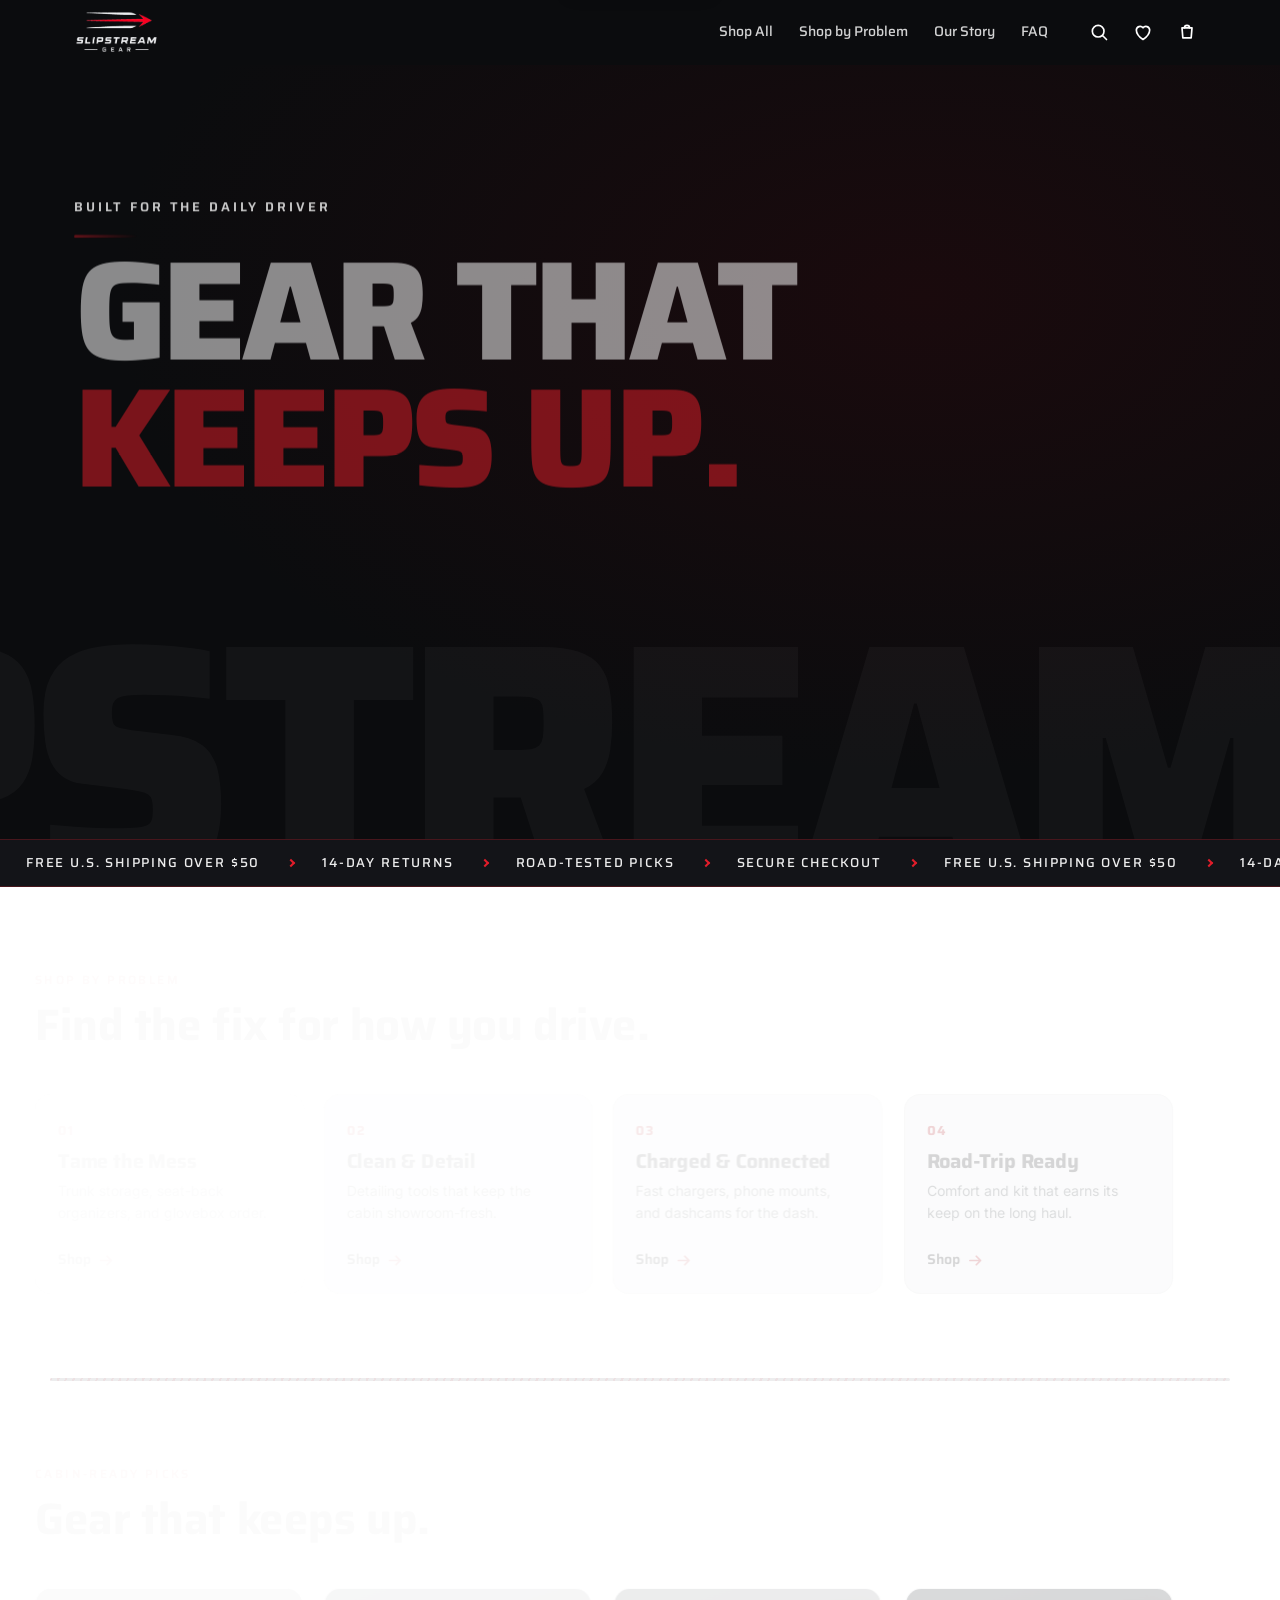
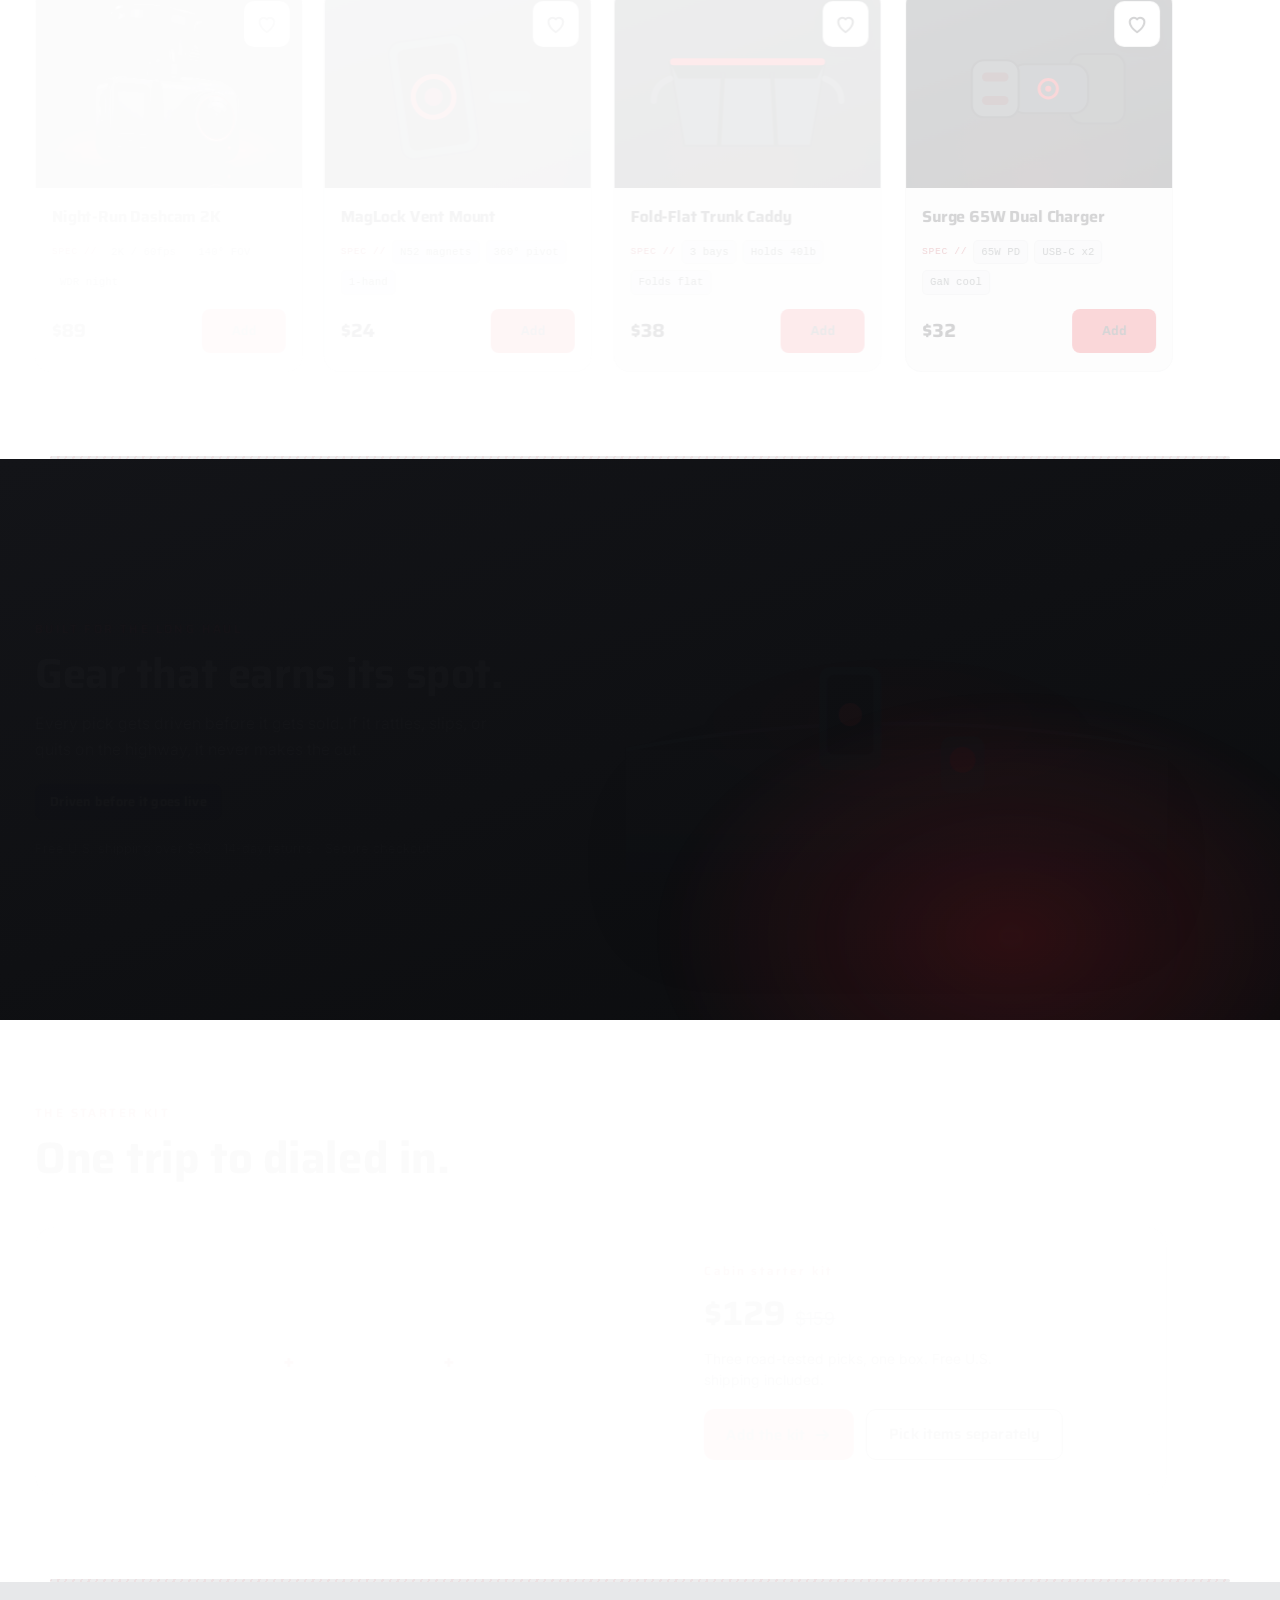
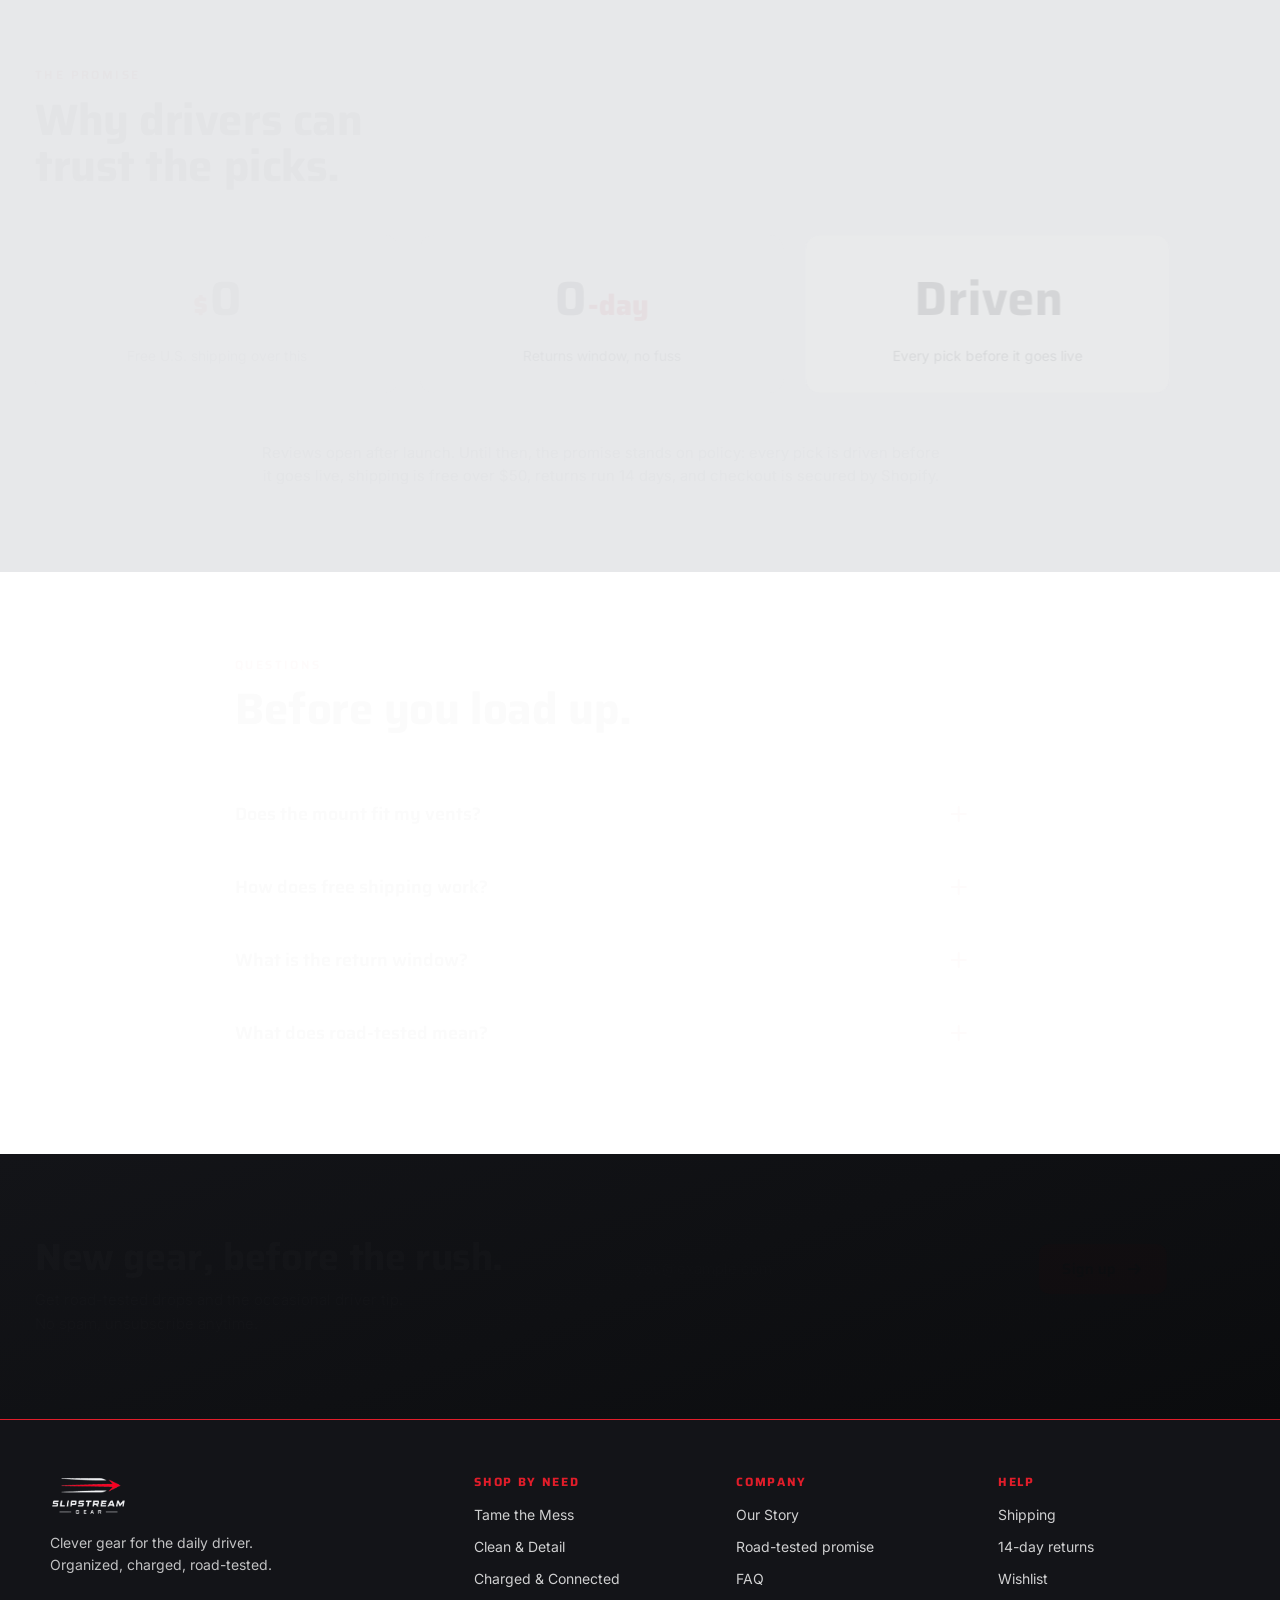
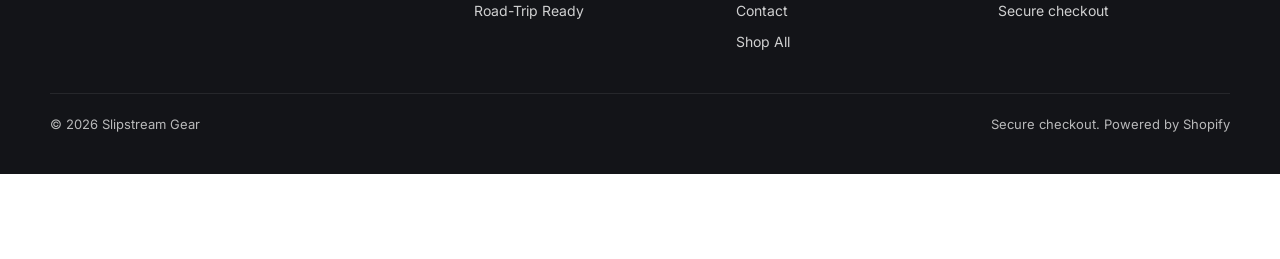
<file: index.html>
<!doctype html>
<html lang="en">
<head>
  <meta charset="utf-8">
  <meta name="viewport" content="width=device-width, initial-scale=1">
  <title>Slipstream Gear — live preview</title>
  <meta http-equiv="refresh" content="0; url=./prototype/index.html">
  <link rel="canonical" href="./prototype/index.html">
  <style>
    body{margin:0;min-height:100vh;display:grid;place-items:center;background:#0B0C0E;color:#fff;
      font-family:system-ui,-apple-system,Segoe UI,Roboto,sans-serif;text-align:center;padding:24px}
    a{color:#E11D2A;font-weight:700}
  </style>
</head>
<body>
  <div>
    <p>Loading the Slipstream Gear preview…</p>
    <p>If it doesn't redirect, <a href="./prototype/index.html">open the live preview</a>.</p>
  </div>
</body>
</html>
</file>
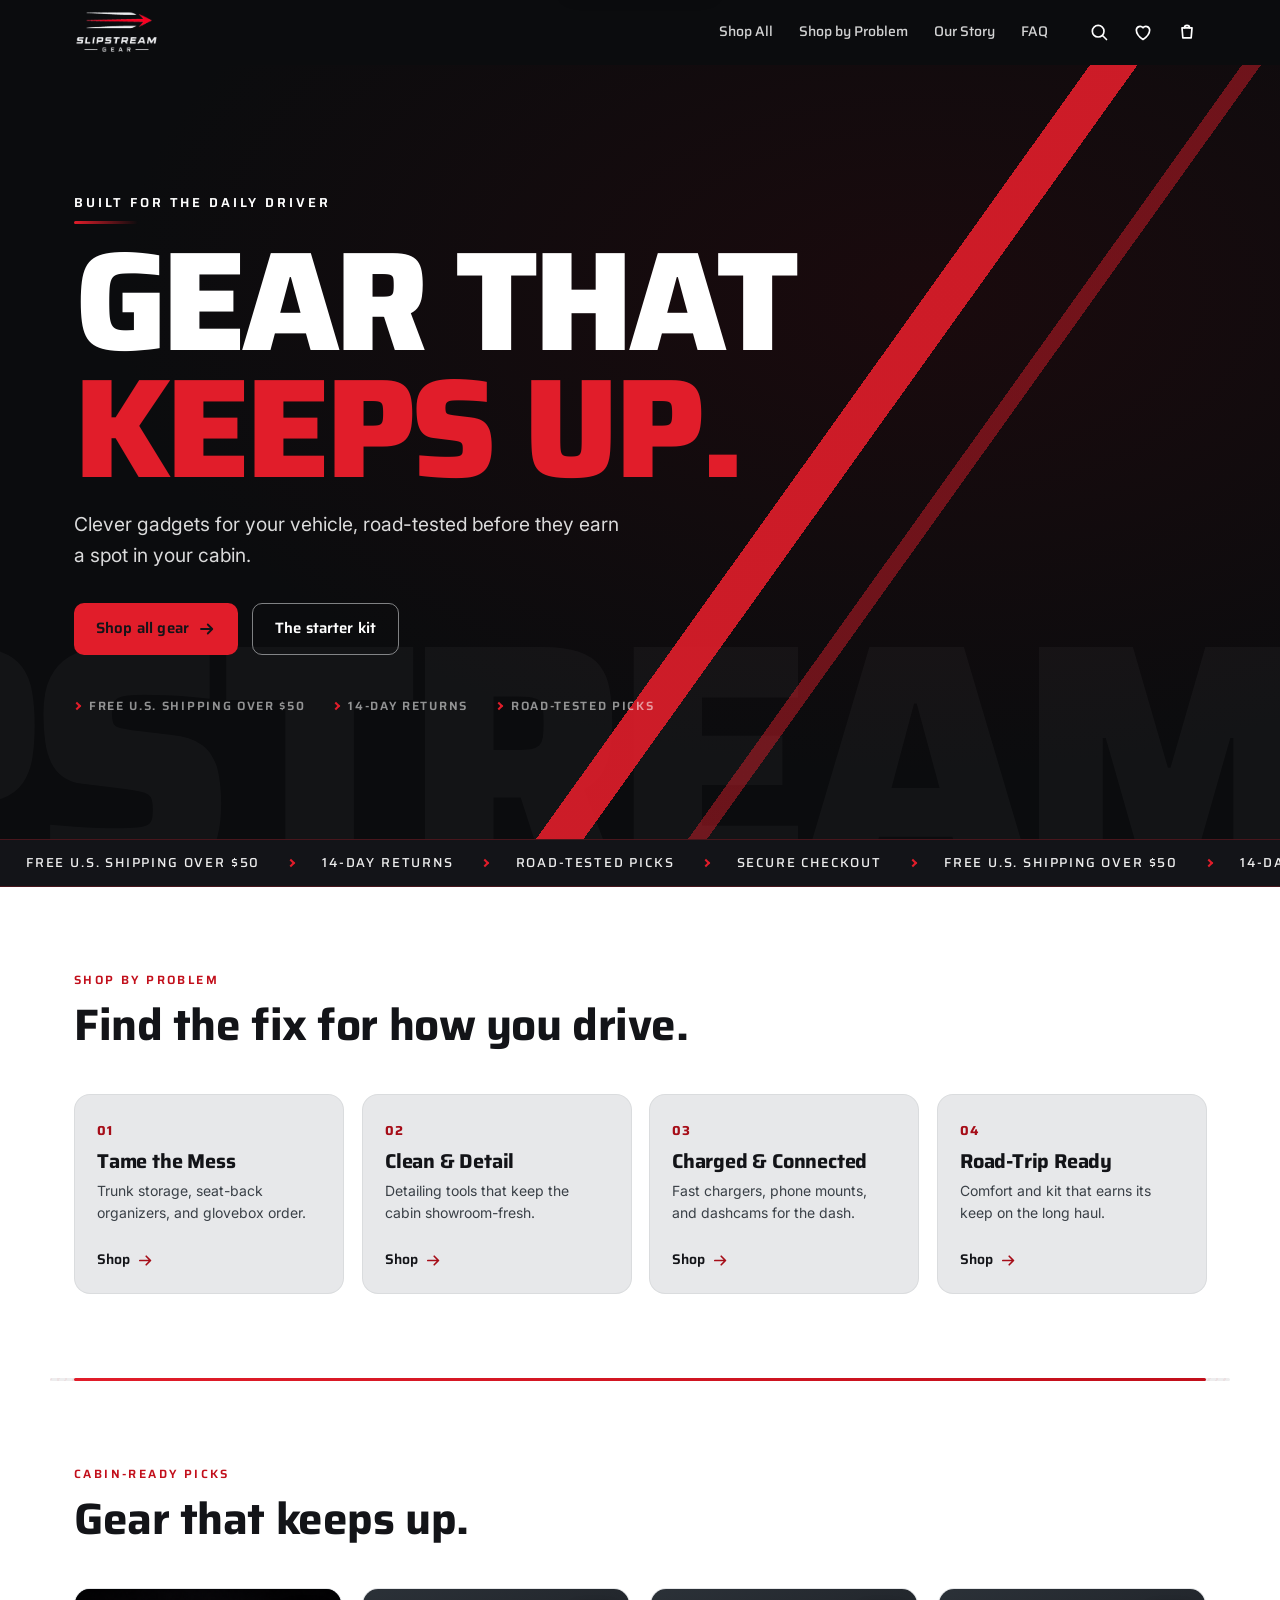
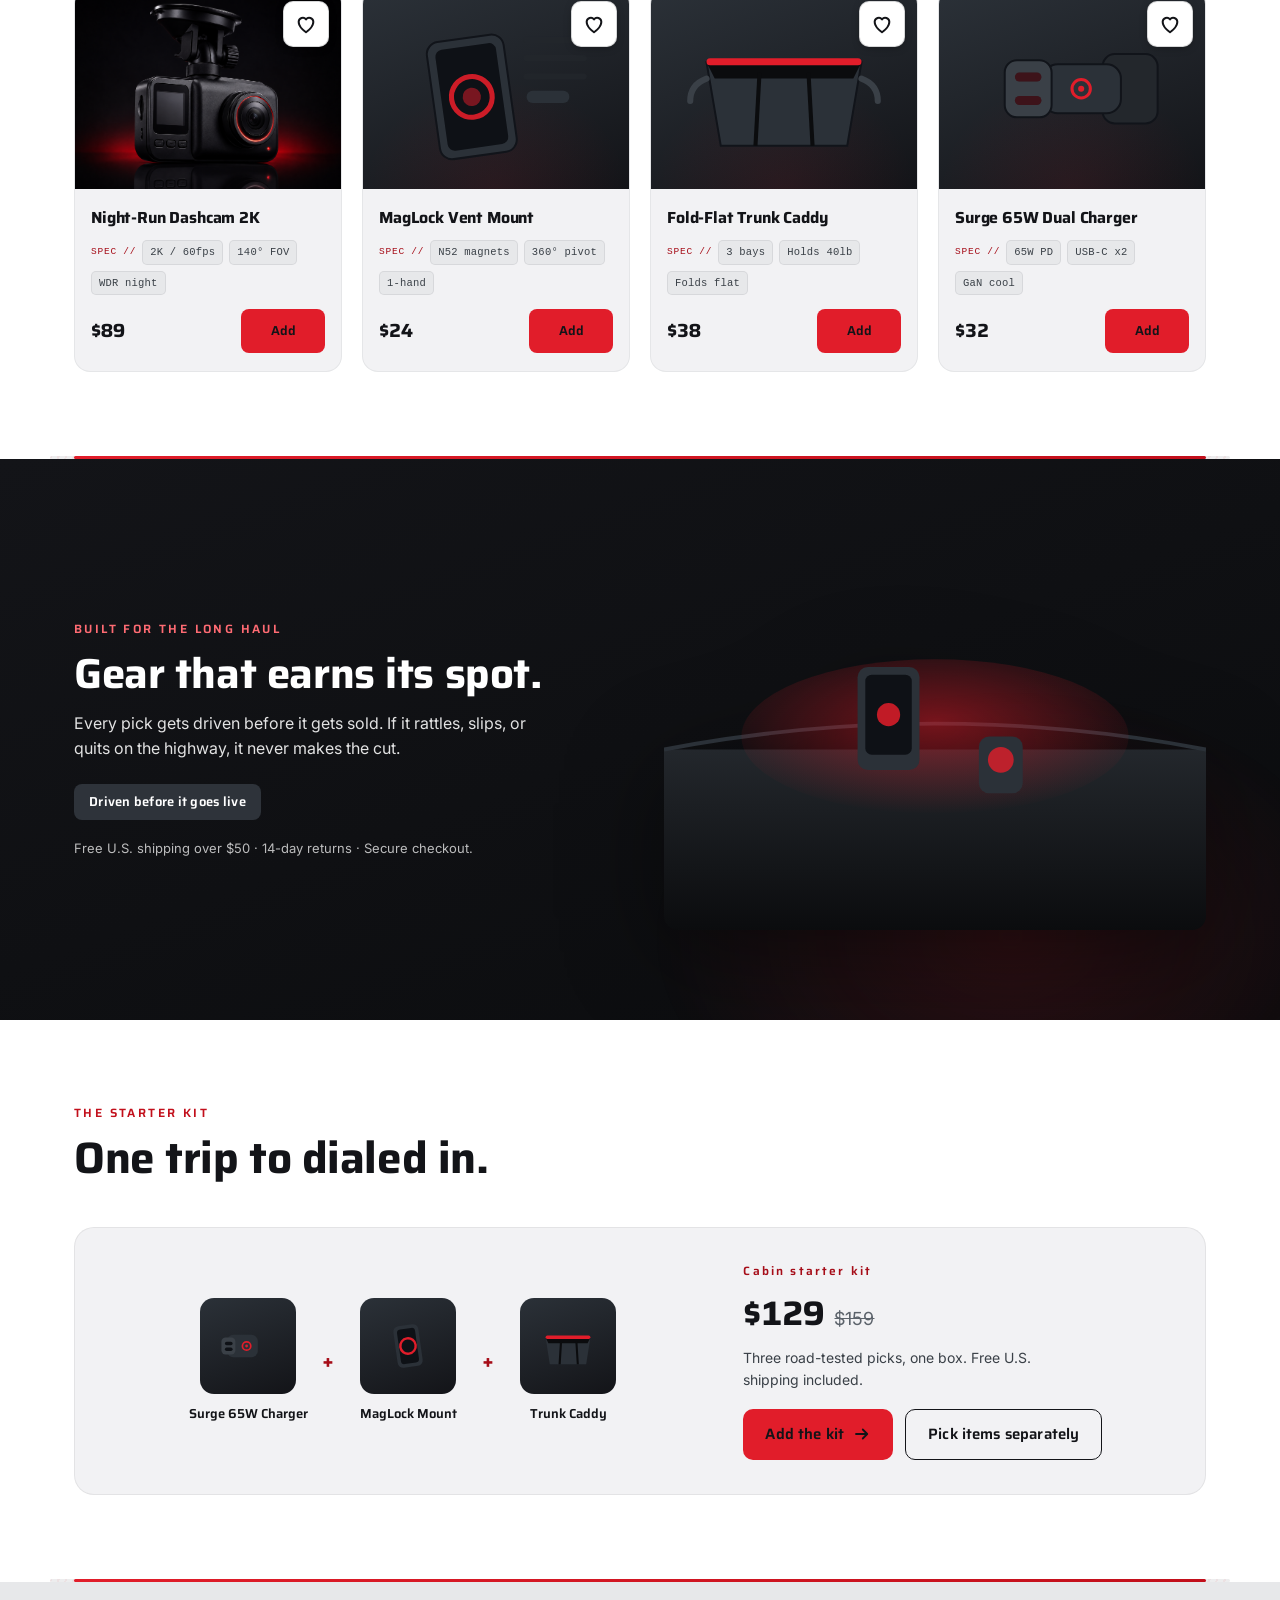
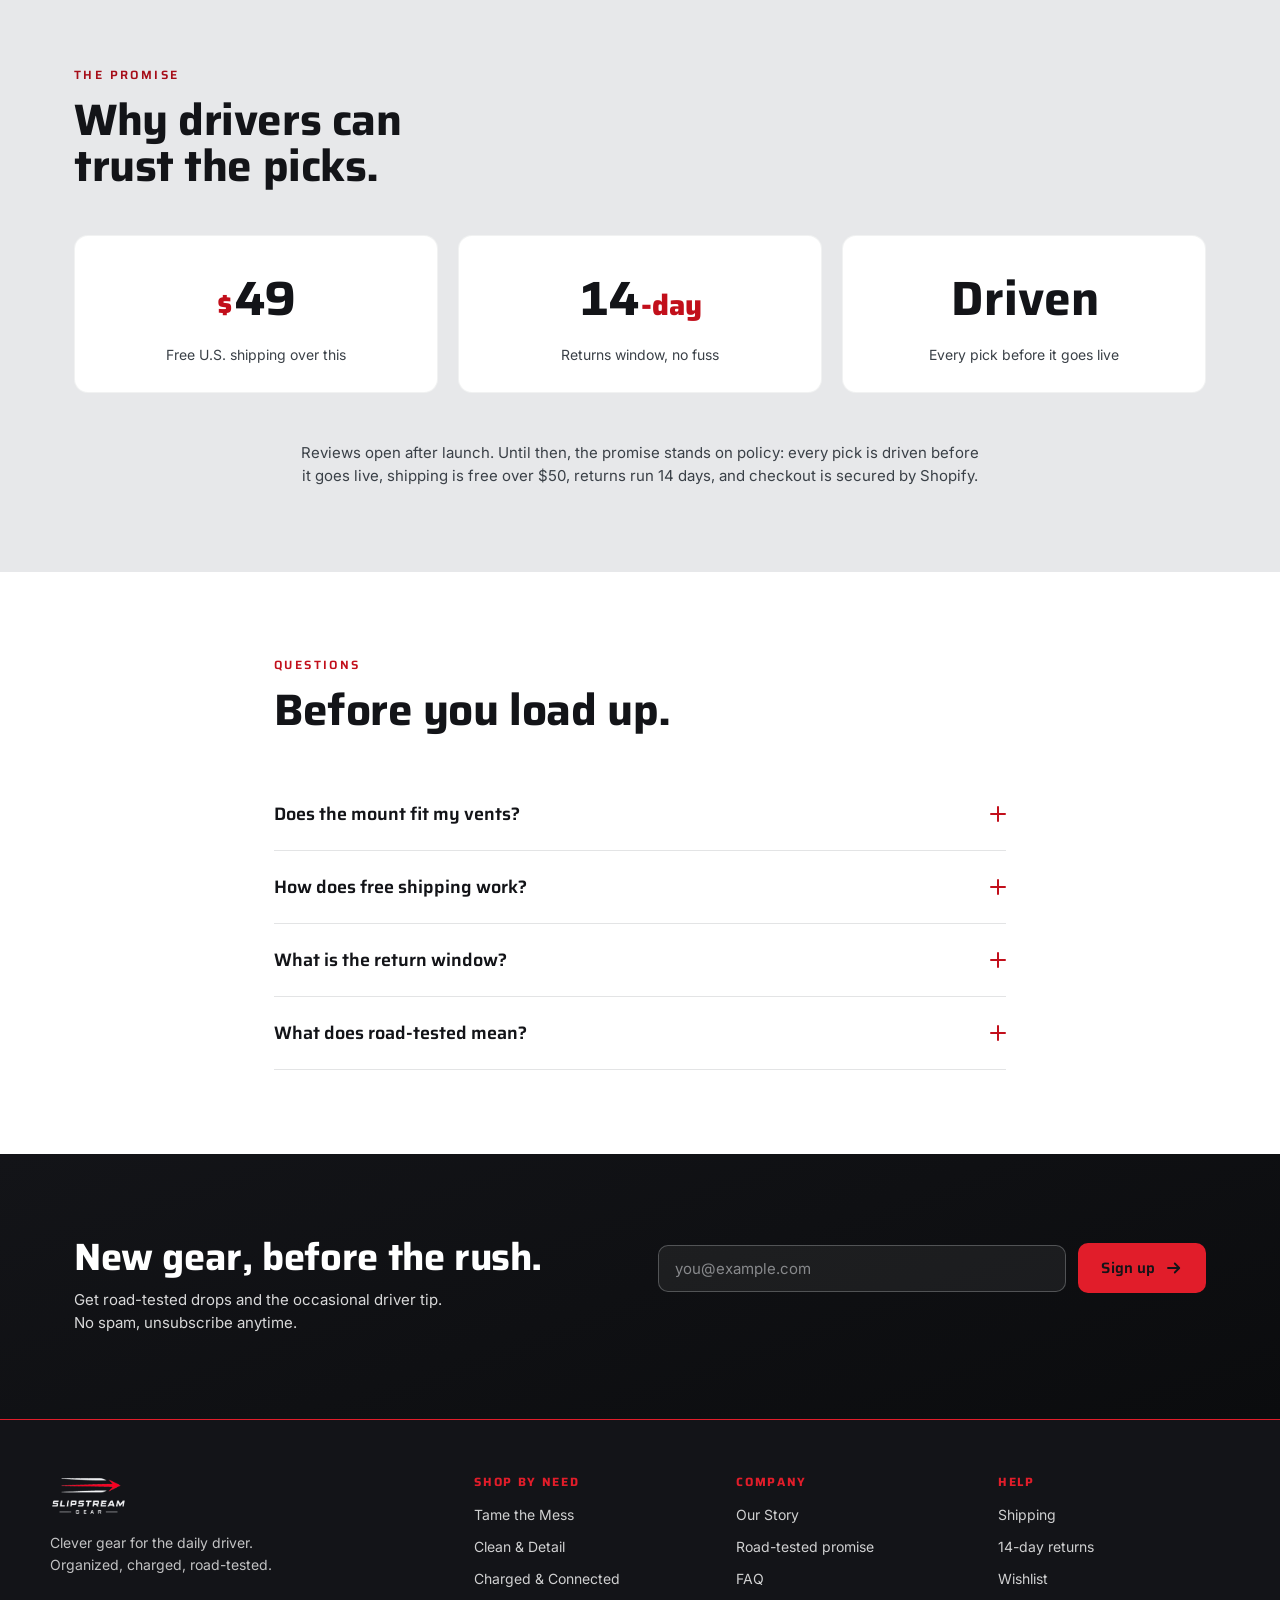
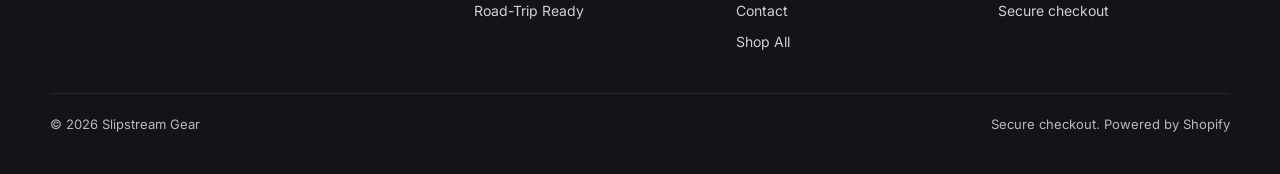
<file: prototype/index.html>
<!DOCTYPE html>
<html lang="en">
<head>
<meta charset="utf-8">
<meta name="viewport" content="width=device-width, initial-scale=1">
<meta name="theme-color" content="#0B0C0E">
<title>Slipstream Gear · Clever gear for the daily driver</title>
<meta name="description" content="Clever gadgets and gear for your vehicle. Car organizers, detailing tools, phone mounts, fast chargers, dashcams and road-trip kit. Road-tested picks.">

<!-- favicon (dark mark for light tab UI; dark-scheme variant on dark tabs) -->
<link rel="icon" type="image/png" href="../brand/icon.png">
<link rel="icon" type="image/png" href="../brand/icon-light.png" media="(prefers-color-scheme: dark)">

<!-- Fonts: Saira (headings) + Inter (body) -->
<link rel="preconnect" href="https://fonts.googleapis.com">
<link rel="preconnect" href="https://fonts.gstatic.com" crossorigin>
<link href="https://fonts.googleapis.com/css2?family=Saira:wght@500;600;700;800&family=Inter:wght@400;500;600;700&display=swap" rel="stylesheet">

<link rel="stylesheet" href="assets/slipstream.css?v=5">

<!-- JS-failure safety net: if the script never runs, reveal everything -->
<noscript><style>[data-reveal]{opacity:1!important;transform:none!important;filter:none!important}</style></noscript>
</head>
<body>

<a class="skip-link" href="#top">Skip to content</a>
<!-- screen-reader live region for cart updates -->
<div class="vh" aria-live="polite" data-cart-live></div>

<!-- ===================== STICKY HEADER ===================== -->
<header class="site-header" data-header>
  <div class="wrap hdr-inner">
    <a class="brand" href="index.html" aria-label="Slipstream Gear home">
      <img src="../brand/logo-lockup-light.png" alt="Slipstream Gear" class="brand-logo">
    </a>
    <nav class="hdr-nav" aria-label="Primary">
      <a href="collection.html">Shop All</a>
      <a href="index.html#need">Shop by Problem</a>
      <a href="about.html">Our Story</a>
      <a href="faq.html">FAQ</a>
    </nav>
    <div class="hdr-actions">
      <button class="iconbtn" aria-label="Search">
        <svg viewBox="0 0 24 24" aria-hidden="true"><circle cx="11" cy="11" r="7"/><line x1="16.5" y1="16.5" x2="21" y2="21"/></svg>
      </button>
      <a class="iconbtn" href="wishlist.html" aria-label="Wishlist">
        <svg viewBox="0 0 24 24" aria-hidden="true"><path d="M12 21C12 21 4 15.5 4 9.5A4.5 4.5 0 0 1 12 7A4.5 4.5 0 0 1 20 9.5C20 15.5 12 21 12 21Z"/></svg>
      </a>
      <a class="iconbtn" href="cart.html" aria-label="Cart, empty" data-cart-btn>
        <svg viewBox="0 0 24 24" aria-hidden="true"><path d="M6 7h12l-1 12H7L6 7z"/><path d="M9 7a3 3 0 0 1 6 0"/></svg>
        <span class="cart-dot" aria-hidden="true" hidden>0</span>
      </a>
      <button class="iconbtn burger" aria-label="Menu" data-drawer-toggle aria-expanded="false" aria-controls="mobile-drawer">
        <svg viewBox="0 0 24 24" aria-hidden="true"><line x1="4" y1="7" x2="20" y2="7"/><line x1="4" y1="12" x2="20" y2="12"/><line x1="4" y1="17" x2="20" y2="17"/></svg>
      </button>
    </div>
  </div>
</header>

<!-- mobile nav drawer -->
<div class="drawer" data-drawer id="mobile-drawer" role="dialog" aria-modal="true" aria-label="Menu">
  <div class="drawer-panel">
    <a href="collection.html" data-drawer-close>Shop All</a>
    <a href="index.html#need" data-drawer-close>Shop by Problem</a>
    <a href="about.html" data-drawer-close>Our Story</a>
    <a href="faq.html" data-drawer-close>FAQ</a>
    <a href="wishlist.html" data-drawer-close>Wishlist</a>
  </div>
</div>

<main id="top">

  <!-- ===================== HERO: BIG TYPE / SPEED SLASH ===================== -->
  <section class="hero hero-c" data-hero-section aria-label="Slipstream Gear">
    <span class="hc-slash" aria-hidden="true"></span>
    <span class="hc-mark" aria-hidden="true">SLIPSTREAM</span>
    <div class="wrap hero-cwrap">
      <p class="eyebrow" data-hero style="--i:0">
        BUILT FOR THE DAILY DRIVER
        <span class="streak-rule" data-hero style="--i:1"></span>
      </p>
      <h1 class="hc-h1" data-hero style="--i:1">Gear that <em>keeps up.</em></h1>
      <p class="hc-sub" data-hero style="--i:2">Clever gadgets for your vehicle, road-tested before they earn a spot in your cabin.</p>
      <div class="hero-cta" data-hero style="--i:3">
        <a class="btn btn-amber" href="collection.html">
          Shop all gear
          <svg class="arrow" viewBox="0 0 24 24" aria-hidden="true"><path d="M4 12h14M13 6l6 6-6 6"/></svg>
        </a>
        <a class="btn btn-ghost" href="#kit">The starter kit</a>
      </div>
      <div class="hc-spec" data-hero style="--i:4">
        <span><i></i>Free U.S. shipping over $50</span>
        <span><i></i>14-day returns</span>
        <span><i></i>Road-tested picks</span>
      </div>
    </div>
  </section>

  <!-- ===================== MARQUEE LANE ===================== -->
  <div class="ribbon" aria-hidden="true">
    <div class="track" data-marquee>
      <span class="mq-item">Free U.S. shipping over $50</span><i class="mq-tick"></i>
      <span class="mq-item">14-day returns</span><i class="mq-tick"></i>
      <span class="mq-item">Road-tested picks</span><i class="mq-tick"></i>
      <span class="mq-item">Secure checkout</span><i class="mq-tick"></i>
    </div>
  </div>

  <!-- ===================== SHOP BY NEED ===================== -->
  <section class="section need" id="need">
    <div class="wrap">
      <div class="sec-head" data-reveal>
        <p class="kicker">SHOP BY PROBLEM</p>
        <h2>Find the fix for how you drive.</h2>
      </div>
      <div class="lanes" data-reveal-group>
        <a class="lane-tile" href="collection.html?cat=mess" data-reveal style="--i:0">
          <span class="lt-num">01</span>
          <h3>Tame the Mess</h3>
          <p>Trunk storage, seat-back organizers, and glovebox order.</p>
          <span class="lt-go">Shop<svg class="arrow" viewBox="0 0 24 24" aria-hidden="true"><path d="M4 12h14M13 6l6 6-6 6"/></svg></span>
        </a>
        <a class="lane-tile" href="collection.html?cat=clean" data-reveal style="--i:1">
          <span class="lt-num">02</span>
          <h3>Clean &amp; Detail</h3>
          <p>Detailing tools that keep the cabin showroom-fresh.</p>
          <span class="lt-go">Shop<svg class="arrow" viewBox="0 0 24 24" aria-hidden="true"><path d="M4 12h14M13 6l6 6-6 6"/></svg></span>
        </a>
        <a class="lane-tile" href="collection.html?cat=charged" data-reveal style="--i:2">
          <span class="lt-num">03</span>
          <h3>Charged &amp; Connected</h3>
          <p>Fast chargers, phone mounts, and dashcams for the dash.</p>
          <span class="lt-go">Shop<svg class="arrow" viewBox="0 0 24 24" aria-hidden="true"><path d="M4 12h14M13 6l6 6-6 6"/></svg></span>
        </a>
        <a class="lane-tile" href="collection.html?cat=road" data-reveal style="--i:3">
          <span class="lt-num">04</span>
          <h3>Road-Trip Ready</h3>
          <p>Comfort and kit that earns its keep on the long haul.</p>
          <span class="lt-go">Shop<svg class="arrow" viewBox="0 0 24 24" aria-hidden="true"><path d="M4 12h14M13 6l6 6-6 6"/></svg></span>
        </a>
      </div>
    </div>
  </section>

  <!-- amber speed-rule divider -->
  <div class="speedrule wrap" aria-hidden="true"><span class="sr-fill" data-pct="100"></span></div>

  <!-- ===================== FEATURED GRID: CABIN-READY PICKS ===================== -->
  <section class="section picks" id="picks">
    <div class="wrap">
      <div class="sec-head" data-reveal>
        <p class="kicker">CABIN-READY PICKS</p>
        <h2>Gear that keeps up.</h2>
      </div>
      <div class="pgrid" data-reveal-group>

        <!-- card: dashcam -->
        <article class="pcard" data-reveal style="--i:0">
          <a class="pcard-link" href="product.html?id=night-run-dashcam-2k" aria-label="Night-Run Dashcam 2K"></a>
          <div class="pimg">
            <button class="save-toggle save-corner" type="button" aria-pressed="false" aria-label="Save Night-Run Dashcam 2K to wishlist" data-save data-id="night-run-dashcam-2k">
              <svg viewBox="0 0 24 24" aria-hidden="true"><path d="M12 21C12 21 4 15.5 4 9.5A4.5 4.5 0 0 1 12 7A4.5 4.5 0 0 1 20 9.5C20 15.5 12 21 12 21Z"/></svg>
            </button>
            <img class="prod" src="assets/products/dashcam-1.png" alt="Night-Run Dashcam 2K" width="240" height="180" loading="lazy">

          </div>
          <div class="pbody">
            <h3 class="ttl">Night-Run Dashcam 2K</h3>
            <div class="spectags"><span>2K / 60fps</span><span>140&deg; FOV</span><span>WDR night</span></div>
            <div class="prow">
              <span class="price">$89</span>
              <button class="add" data-add>Add</button>
            </div>
          </div>
        </article>

        <!-- card: phone mount -->
        <article class="pcard" data-reveal style="--i:1">
          <a class="pcard-link" href="product.html?id=maglock-vent-mount" aria-label="MagLock Vent Mount"></a>
          <div class="pimg">
            <button class="save-toggle save-corner" type="button" aria-pressed="false" aria-label="Save MagLock Vent Mount to wishlist" data-save data-id="maglock-vent-mount">
              <svg viewBox="0 0 24 24" aria-hidden="true"><path d="M12 21C12 21 4 15.5 4 9.5A4.5 4.5 0 0 1 12 7A4.5 4.5 0 0 1 20 9.5C20 15.5 12 21 12 21Z"/></svg>
            </button>
            <svg viewBox="0 0 240 180" class="prod" aria-hidden="true">
              <!-- vent blades -->
              <g stroke="#23272c" stroke-width="6" stroke-linecap="round" opacity=".7">
                <line x1="150" y1="42" x2="206" y2="42"/><line x1="150" y1="60" x2="206" y2="60"/><line x1="150" y1="78" x2="206" y2="78"/>
              </g>
              <!-- clip arm into vent -->
              <rect x="150" y="92" width="42" height="12" rx="6" fill="#2b3138"/>
              <!-- phone, tilted, held by the mount -->
              <g transform="rotate(-8 96 96)">
                <rect x="58" y="40" width="76" height="116" rx="12" fill="#2b3138" stroke="#11141a" stroke-width="2"/>
                <rect x="66" y="48" width="60" height="100" rx="7" fill="#0e1116"/>
                <!-- magnetic ring (lit) -->
                <circle cx="96" cy="98" r="20" fill="none" stroke="#E11D2A" stroke-width="5" opacity=".9"/>
                <circle cx="96" cy="98" r="9" fill="#E11D2A" opacity=".5"/>
              </g>
            </svg>
          </div>
          <div class="pbody">
            <h3 class="ttl">MagLock Vent Mount</h3>
            <div class="spectags"><span>N52 magnets</span><span>360&deg; pivot</span><span>1-hand</span></div>
            <div class="prow">
              <span class="price">$24</span>
              <button class="add" data-add>Add</button>
            </div>
          </div>
        </article>

        <!-- card: trunk organizer -->
        <article class="pcard" data-reveal style="--i:2">
          <a class="pcard-link" href="product.html?id=fold-flat-trunk-caddy" aria-label="Fold-Flat Trunk Caddy"></a>
          <div class="pimg">
            <button class="save-toggle save-corner" type="button" aria-pressed="false" aria-label="Save Fold-Flat Trunk Caddy to wishlist" data-save data-id="fold-flat-trunk-caddy">
              <svg viewBox="0 0 24 24" aria-hidden="true"><path d="M12 21C12 21 4 15.5 4 9.5A4.5 4.5 0 0 1 12 7A4.5 4.5 0 0 1 20 9.5C20 15.5 12 21 12 21Z"/></svg>
            </button>
            <svg viewBox="0 0 240 180" class="prod" aria-hidden="true">
              <!-- bin body in perspective (open top) -->
              <path d="M44 64 H196 L182 146 H58 Z" fill="#2b3138" stroke="#11141a" stroke-width="2"/>
              <!-- open-top inner shadow -->
              <path d="M44 64 H196 L188 80 H52 Z" fill="#0B0C0E"/>
              <!-- 3 bays -->
              <line x1="96" y1="74" x2="92" y2="146" stroke="#0B0C0E" stroke-width="4"/>
              <line x1="144" y1="74" x2="148" y2="146" stroke="#0B0C0E" stroke-width="4"/>
              <!-- carry handles -->
              <path d="M44 80 q-16 6 -16 22" fill="none" stroke="#3a4047" stroke-width="6" stroke-linecap="round"/>
              <path d="M196 80 q16 6 16 22" fill="none" stroke="#3a4047" stroke-width="6" stroke-linecap="round"/>
              <!-- amber rim -->
              <rect x="44" y="60" width="152" height="7" rx="3.5" fill="#E11D2A"/>
            </svg>
          </div>
          <div class="pbody">
            <h3 class="ttl">Fold-Flat Trunk Caddy</h3>
            <div class="spectags"><span>3 bays</span><span>Holds 40lb</span><span>Folds flat</span></div>
            <div class="prow">
              <span class="price">$38</span>
              <button class="add" data-add>Add</button>
            </div>
          </div>
        </article>

        <!-- card: charger -->
        <article class="pcard" data-reveal style="--i:3">
          <a class="pcard-link" href="product.html?id=surge-65w-dual-charger" aria-label="Surge 65W Dual Charger"></a>
          <div class="pimg">
            <button class="save-toggle save-corner" type="button" aria-pressed="false" aria-label="Save Surge 65W Dual Charger to wishlist" data-save data-id="surge-65w-dual-charger">
              <svg viewBox="0 0 24 24" aria-hidden="true"><path d="M12 21C12 21 4 15.5 4 9.5A4.5 4.5 0 0 1 12 7A4.5 4.5 0 0 1 20 9.5C20 15.5 12 21 12 21Z"/></svg>
            </button>
            <svg viewBox="0 0 240 180" class="prod" aria-hidden="true">
              <!-- 12V socket -->
              <rect x="150" y="56" width="54" height="68" rx="12" fill="#23272c" stroke="#11141a" stroke-width="2"/>
              <!-- charger barrel into socket -->
              <rect x="92" y="66" width="76" height="48" rx="14" fill="#2b3138" stroke="#11141a" stroke-width="2"/>
              <!-- face plate -->
              <rect x="54" y="62" width="46" height="56" rx="12" fill="#3a4047" stroke="#11141a" stroke-width="2"/>
              <!-- two USB-C ports (lit) -->
              <rect x="64" y="74" width="26" height="9" rx="4.5" fill="#0e1116"/>
              <rect x="64" y="97" width="26" height="9" rx="4.5" fill="#0e1116"/>
              <rect x="64" y="74" width="26" height="9" rx="4.5" fill="#E11D2A" opacity=".22"/>
              <rect x="64" y="97" width="26" height="9" rx="4.5" fill="#E11D2A" opacity=".22"/>
              <!-- power LED -->
              <circle cx="129" cy="90" r="9" fill="none" stroke="#E11D2A" stroke-width="3"/>
              <circle cx="129" cy="90" r="3" fill="#E11D2A"/>
            </svg>
          </div>
          <div class="pbody">
            <h3 class="ttl">Surge 65W Dual Charger</h3>
            <div class="spectags"><span>65W PD</span><span>USB-C x2</span><span>GaN cool</span></div>
            <div class="prow">
              <span class="price">$32</span>
              <button class="add" data-add>Add</button>
            </div>
          </div>
        </article>

      </div>
    </div>
  </section>

  <!-- amber speed-rule divider -->
  <div class="speedrule wrap" aria-hidden="true"><span class="sr-fill" data-pct="100"></span></div>

  <!-- ===================== DARK INTERSTITIAL: BUILT FOR THE LONG HAUL ===================== -->
  <section class="section interstitial">
    <div class="wrap inter-inner">
      <div class="inter-copy" data-reveal style="--i:0">
        <p class="kicker amber-tx">BUILT FOR THE LONG HAUL</p>
        <h2>Gear that earns its spot.</h2>
        <p class="inter-lead">Every pick gets driven before it gets sold. If it rattles, slips, or quits on the highway, it never makes the cut.</p>
        <span class="info-chip">Driven before it goes live</span>
        <p class="inter-foot">Free U.S. shipping over $50 &middot; 14-day returns &middot; Secure checkout.</p>
      </div>
      <div class="inter-shot" data-reveal style="--i:1" aria-hidden="true">
        <!-- wide cinematic dash-in-context illustration -->
        <svg viewBox="0 0 420 300" class="shot-svg" aria-hidden="true">
          <defs>
            <linearGradient id="dashG" x1="0" y1="0" x2="0" y2="1">
              <stop offset="0%" stop-color="#23272c"/>
              <stop offset="100%" stop-color="#0B0C0E"/>
            </linearGradient>
            <radialGradient id="glowG" cx="50%" cy="40%" r="60%">
              <stop offset="0%" stop-color="#E11D2A" stop-opacity=".5"/>
              <stop offset="100%" stop-color="#E11D2A" stop-opacity="0"/>
            </radialGradient>
          </defs>
          <rect x="0" y="160" width="420" height="140" fill="url(#dashG)"/>
          <path d="M0 160 Q210 120 420 160" fill="none" stroke="#2b3138" stroke-width="3"/>
          <ellipse cx="210" cy="150" rx="150" ry="60" fill="url(#glowG)"/>
          <!-- phone on mount -->
          <rect x="150" y="96" width="48" height="80" rx="8" fill="#2b3138"/>
          <rect x="156" y="102" width="36" height="62" rx="5" fill="#0e1116"/>
          <circle cx="174" cy="133" r="9" fill="#E11D2A" opacity=".85"/>
          <!-- charger -->
          <rect x="244" y="150" width="34" height="44" rx="8" fill="#2b3138"/>
          <circle cx="261" cy="168" r="10" fill="#E11D2A" opacity=".8"/>
        </svg>
      </div>
    </div>
  </section>

  <!-- ===================== BUNDLE: THE STARTER KIT ===================== -->
  <section class="section kit" id="kit">
    <div class="wrap">
      <div class="sec-head" data-reveal>
        <p class="kicker">THE STARTER KIT</p>
        <h2>One trip to dialed in.</h2>
      </div>
      <div class="bundle" data-reveal>
        <div class="bundle-items">
          <div class="bi" data-reveal-group>
            <span class="bi-cell" data-reveal style="--i:0">
              <svg viewBox="0 0 120 120" class="bi-svg" aria-hidden="true"><rect x="30" y="44" width="44" height="32" rx="9" fill="#2b3138"/><rect x="22" y="48" width="20" height="24" rx="6" fill="#3a4047"/><rect x="27" y="54" width="11" height="5" rx="2.5" fill="#0e1116"/><rect x="27" y="62" width="11" height="5" rx="2.5" fill="#0e1116"/><circle cx="58" cy="60" r="6" fill="none" stroke="#E11D2A" stroke-width="2.4"/><circle cx="58" cy="60" r="2" fill="#E11D2A"/></svg>
              <b>Surge 65W Charger</b>
            </span>
            <span class="bi-plus" aria-hidden="true">+</span>
            <span class="bi-cell" data-reveal style="--i:1">
              <svg viewBox="0 0 120 120" class="bi-svg" aria-hidden="true"><g transform="rotate(-8 60 60)"><rect x="42" y="30" width="36" height="60" rx="8" fill="#2b3138"/><rect x="47" y="35" width="26" height="50" rx="5" fill="#0e1116"/><circle cx="60" cy="60" r="11" fill="none" stroke="#E11D2A" stroke-width="3.5"/></g></svg>
              <b>MagLock Mount</b>
            </span>
            <span class="bi-plus" aria-hidden="true">+</span>
            <span class="bi-cell" data-reveal style="--i:2">
              <svg viewBox="0 0 120 120" class="bi-svg" aria-hidden="true"><path d="M28 48 H92 L86 86 H34 Z" fill="#2b3138"/><path d="M28 48 H92 L88 56 H32 Z" fill="#0B0C0E"/><line x1="50" y1="54" x2="48" y2="86" stroke="#0B0C0E" stroke-width="3"/><line x1="72" y1="54" x2="74" y2="86" stroke="#0B0C0E" stroke-width="3"/><rect x="28" y="45" width="64" height="5" rx="2.5" fill="#E11D2A"/></svg>
              <b>Trunk Caddy</b>
            </span>
          </div>
        </div>
        <div class="bundle-buy">
          <p class="bundle-eyebrow">Cabin starter kit</p>
          <div class="bundle-price"><span class="price">$129</span> <s class="was">$159</s></div>
          <p class="bundle-note">Three road-tested picks, one box. Free U.S. shipping included.</p>
          <!-- per-item primary ATC is amber; bundle CTA stays outline (buy-box rule) -->
          <div class="bundle-cta">
            <button class="btn btn-amber" data-add>
              Add the kit
              <svg class="arrow" viewBox="0 0 24 24" aria-hidden="true"><path d="M4 12h14M13 6l6 6-6 6"/></svg>
            </button>
            <a class="btn btn-outline" href="#picks">Pick items separately</a>
          </div>
        </div>
      </div>
    </div>
  </section>

  <!-- amber speed-rule divider -->
  <div class="speedrule wrap" aria-hidden="true"><span class="sr-fill" data-pct="100"></span></div>

  <!-- ===================== TRUST + PROOF (count-ups) ===================== -->
  <section class="section proof" aria-labelledby="proof-head">
    <div class="wrap">
      <div class="sec-head" data-reveal>
        <p class="kicker">THE PROMISE</p>
        <h2 id="proof-head">Why drivers can trust the picks.</h2>
      </div>
      <div class="proof-stats" data-reveal-group>
        <div class="stat" data-reveal style="--i:0">
          <span class="stat-num"><i class="amber-tx">$</i><b data-countup="50">0</b></span>
          <span class="stat-lbl">Free U.S. shipping over this</span>
        </div>
        <div class="stat" data-reveal style="--i:1">
          <span class="stat-num"><b data-countup="14">0</b><i class="amber-tx">-day</i></span>
          <span class="stat-lbl">Returns window, no fuss</span>
        </div>
        <div class="stat" data-reveal style="--i:2">
          <span class="stat-num"><i class="amber-tx"></i><b>Driven</b></span>
          <span class="stat-lbl">Every pick before it goes live</span>
        </div>
      </div>

      <div class="proof-note" data-reveal>
        <p>Reviews open after launch. Until then, the promise stands on policy: every pick is driven before it goes live, shipping is free over $50, returns run 14 days, and checkout is secured by Shopify.</p>
      </div>
    </div>
  </section>

  <!-- ===================== FAQ ===================== -->
  <section class="section faq" id="faq">
    <div class="wrap faq-wrap">
      <div class="sec-head" data-reveal>
        <p class="kicker">QUESTIONS</p>
        <h2>Before you load up.</h2>
      </div>
      <div class="qa-list" data-reveal>
        <div class="qa">
          <button class="qa-q" aria-expanded="false" aria-controls="qa-a1">Does the mount fit my vents?<span class="qa-ic" aria-hidden="true"></span></button>
          <div class="qa-a" id="qa-a1" hidden><p>The MagLock clips to most horizontal and vertical vent blades. The magnet plate sticks to any case or directly to the phone back.</p></div>
        </div>
        <div class="qa">
          <button class="qa-q" aria-expanded="false" aria-controls="qa-a2">How does free shipping work?<span class="qa-ic" aria-hidden="true"></span></button>
          <div class="qa-a" id="qa-a2" hidden><p>Orders over $50 ship free within the U.S. Smaller orders show a flat rate at checkout before you pay.</p></div>
        </div>
        <div class="qa">
          <button class="qa-q" aria-expanded="false" aria-controls="qa-a3">What is the return window?<span class="qa-ic" aria-hidden="true"></span></button>
          <div class="qa-a" id="qa-a3" hidden><p>You have 14 days from delivery to return an item. Start a return from your order email and we send return instructions.</p></div>
        </div>
        <div class="qa">
          <button class="qa-q" aria-expanded="false" aria-controls="qa-a4">What does road-tested mean?<span class="qa-ic" aria-hidden="true"></span></button>
          <div class="qa-a" id="qa-a4" hidden><p>We drive each pick before it goes live. If it rattles, slips, or quits on the highway, it does not make the catalog.</p></div>
        </div>
      </div>
    </div>
  </section>

  <!-- ===================== NEWSLETTER BAND ===================== -->
  <section class="section news">
    <div class="wrap news-inner" data-reveal>
      <div class="news-copy">
        <h2>New gear, before the rush.</h2>
        <p>Get road-tested drops and the occasional driver tip. No spam, unsubscribe anytime.</p>
      </div>
      <form class="news-form" data-fakeform data-toast="You are on the list">
        <label class="vh" for="news-email">Email address</label>
        <input id="news-email" type="email" placeholder="you@example.com" required>
        <button class="btn btn-amber" type="submit">
          Sign up
          <svg class="arrow" viewBox="0 0 24 24" aria-hidden="true"><path d="M4 12h14M13 6l6 6-6 6"/></svg>
        </button>
        <p class="form-msg">Thanks. Watch your inbox for the next drop.</p>
      </form>
    </div>
  </section>

</main>

<!-- ===================== FOOTER ===================== -->
<footer class="site-footer">
  <div class="wrap fgrid">
    <div class="fcol fbrand">
      <img src="../brand/logo-lockup-light.png" alt="Slipstream Gear" class="foot-logo">
      <p>Clever gear for the daily driver. Organized, charged, road-tested.</p>
    </div>
    <div class="fcol">
      <h4>Shop by need</h4>
      <a href="collection.html?cat=mess">Tame the Mess</a>
      <a href="collection.html?cat=clean">Clean &amp; Detail</a>
      <a href="collection.html?cat=charged">Charged &amp; Connected</a>
      <a href="collection.html?cat=road">Road-Trip Ready</a>
    </div>
    <div class="fcol">
      <h4>Company</h4>
      <a href="about.html">Our Story</a>
      <a href="about.html#promise">Road-tested promise</a>
      <a href="faq.html">FAQ</a>
      <a href="contact.html">Contact</a>
      <a href="collection.html">Shop All</a>
    </div>
    <div class="fcol">
      <h4>Help</h4>
      <a href="shipping-returns.html">Shipping</a>
      <a href="shipping-returns.html">14-day returns</a>
      <a href="wishlist.html">Wishlist</a>
      <a href="shipping-returns.html">Secure checkout</a>
    </div>
  </div>
  <div class="wrap fbar">
    <span>&copy; 2026 Slipstream Gear</span>
    <span>Secure checkout. Powered by Shopify</span>
  </div>
</footer>

<script src="assets/slipstream.js?v=3"></script>
</body>
</html>
</file>
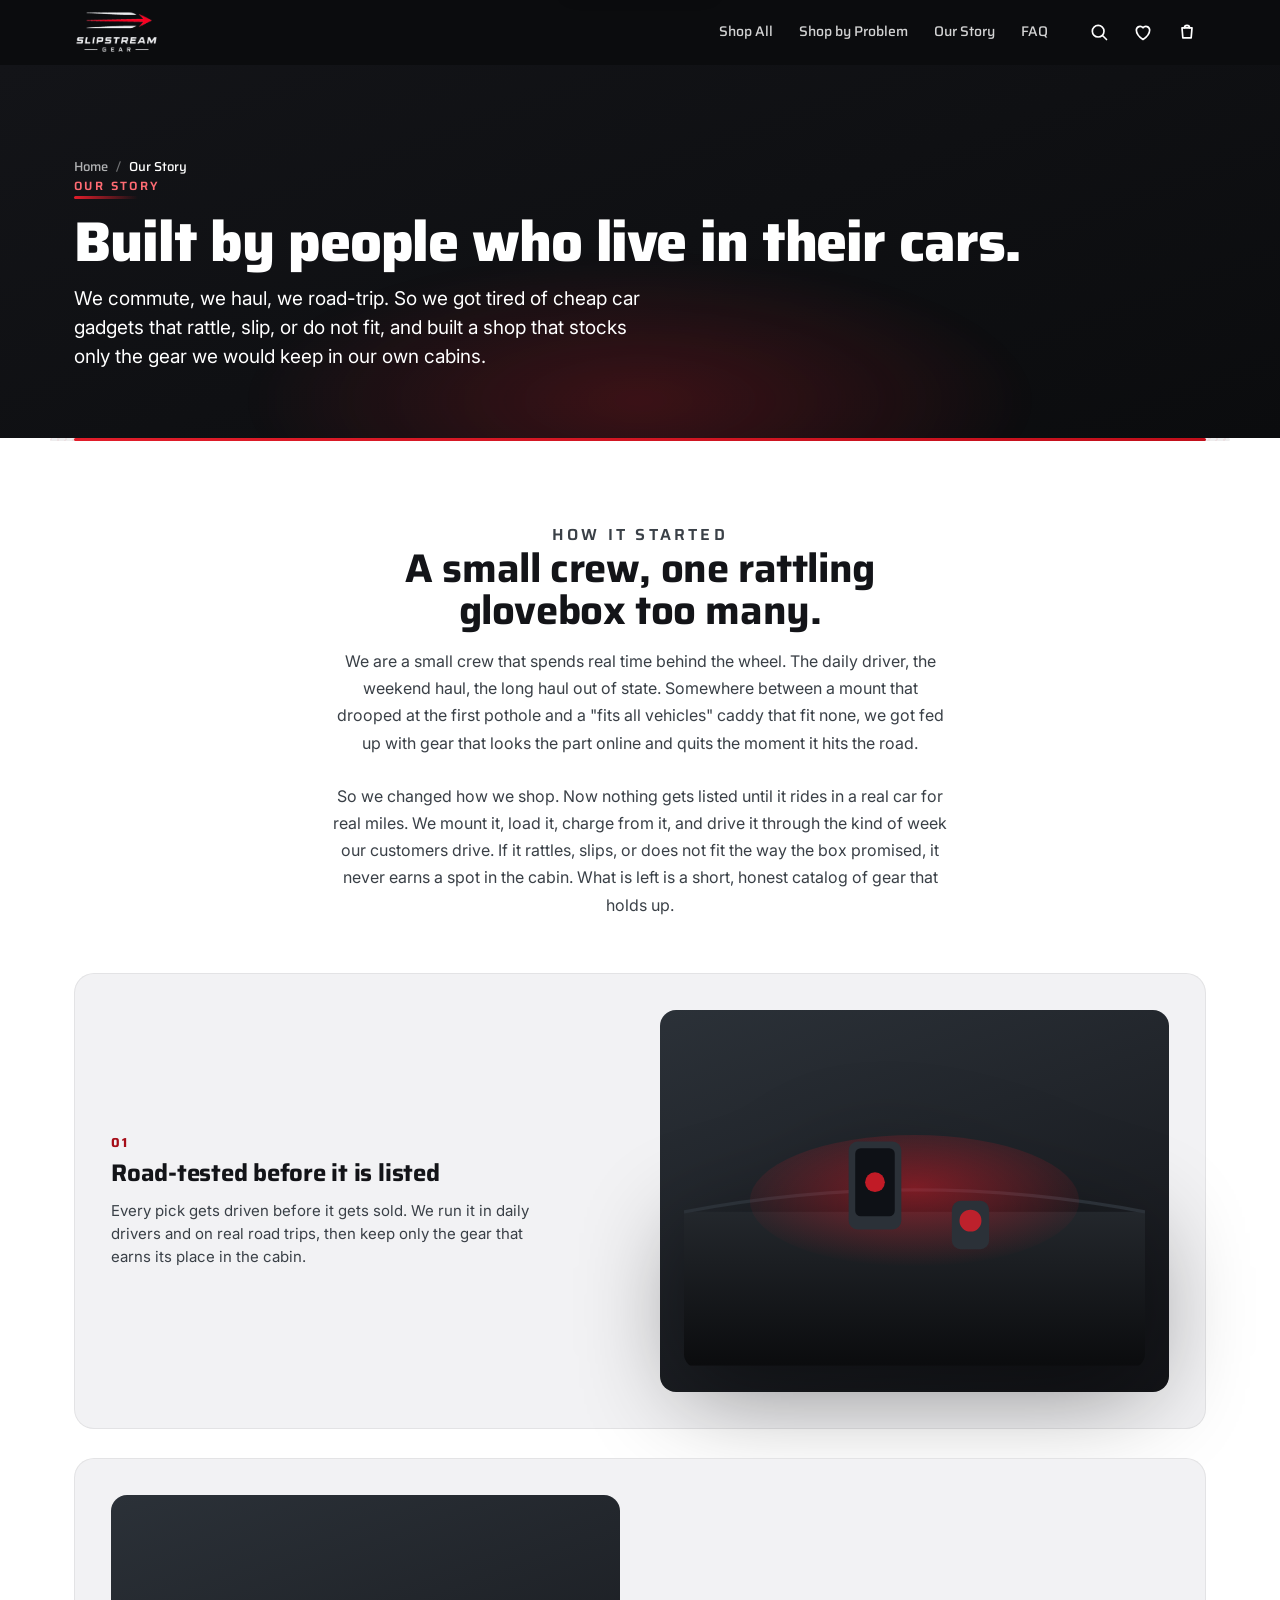
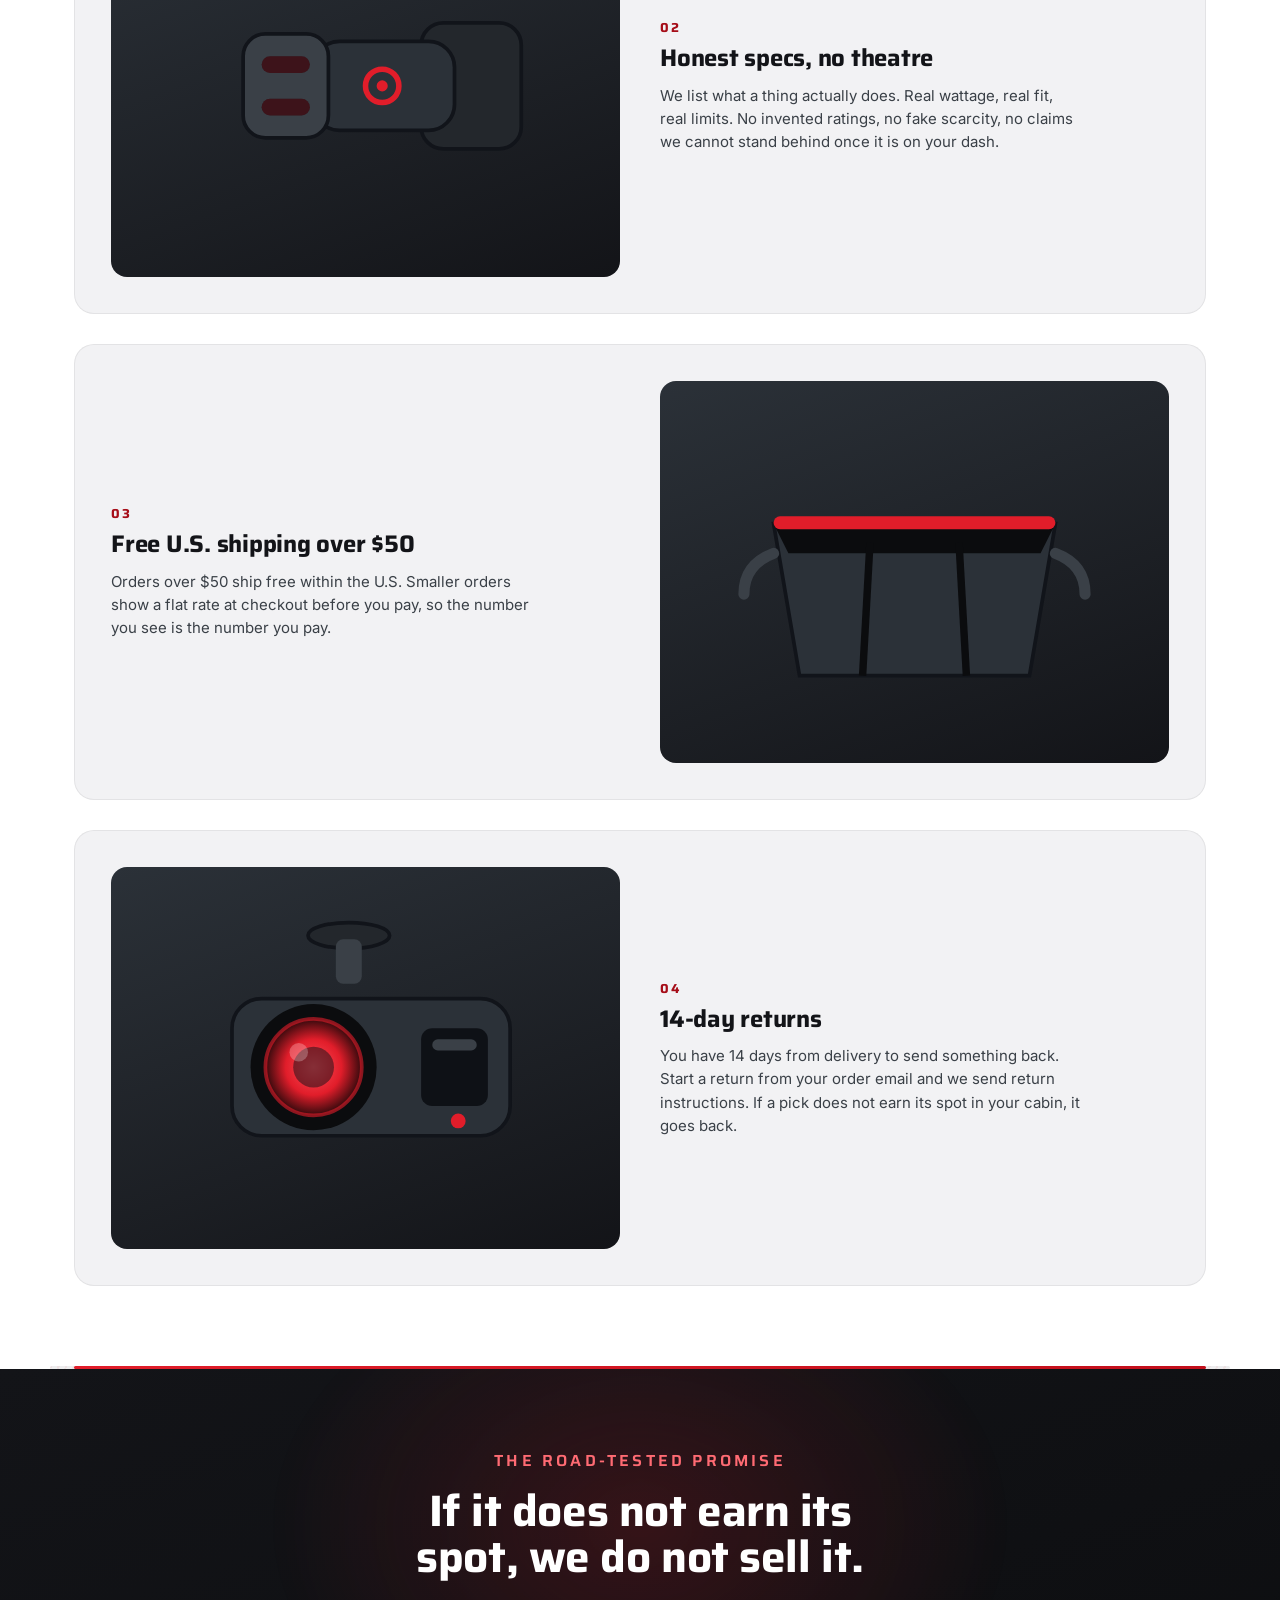
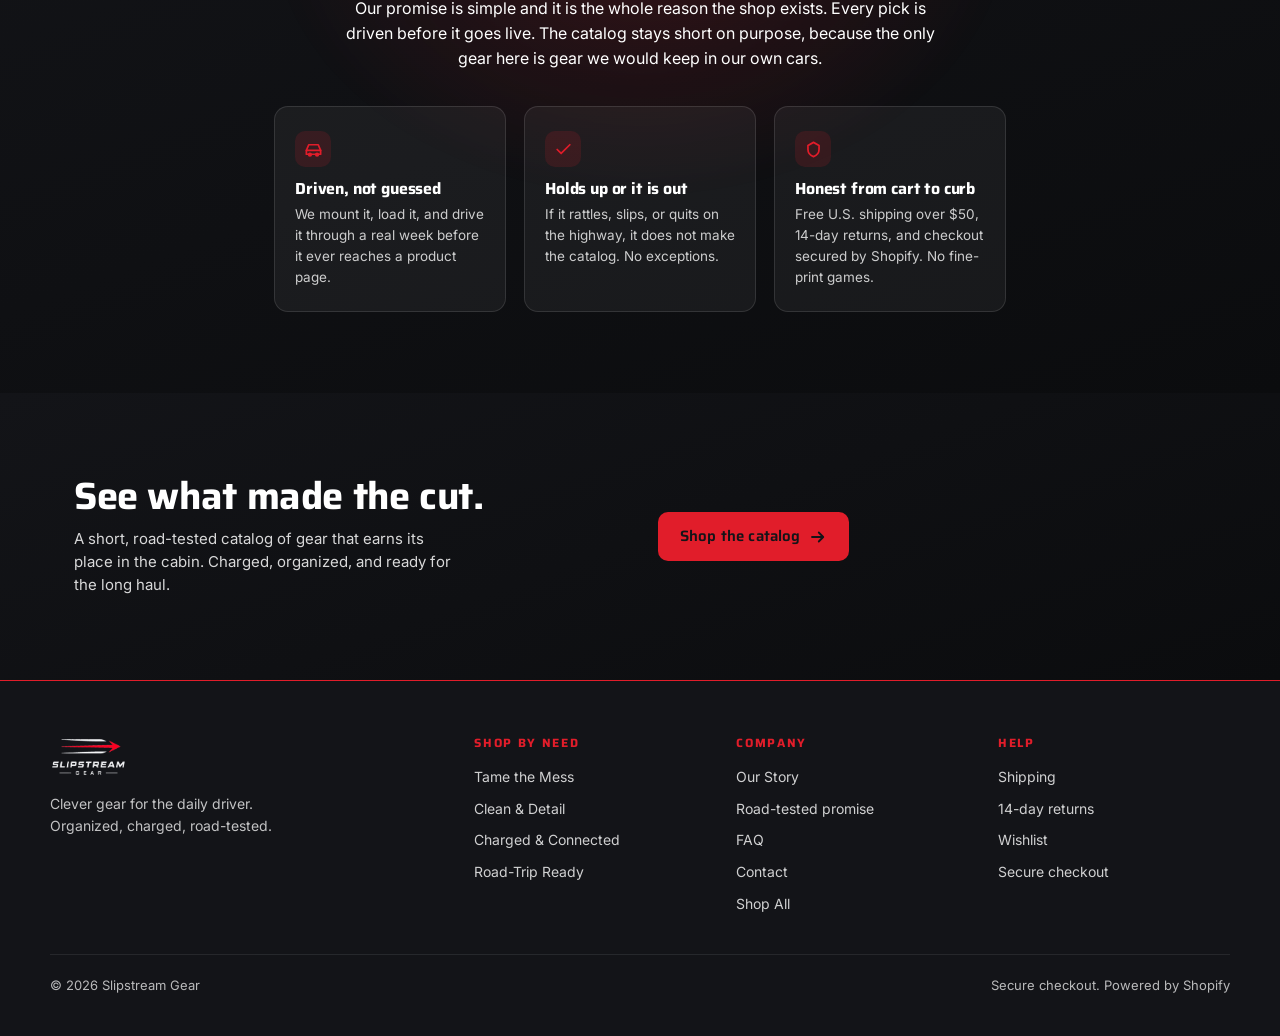
<file: prototype/about.html>
<!DOCTYPE html>
<html lang="en">
<head>
<meta charset="utf-8">
<meta name="viewport" content="width=device-width, initial-scale=1">
<meta name="theme-color" content="#0B0C0E">
<title>Our Story · Slipstream Gear</title>
<meta name="description" content="A small crew tired of cheap car gadgets that rattle, slip, or do not fit. We test gear in real daily drivers and on real road trips, and stock only what earns its place in the cabin.">

<!-- favicon (dark mark for light tab UI; dark-scheme variant on dark tabs) -->
<link rel="icon" type="image/png" href="../brand/icon.png">
<link rel="icon" type="image/png" href="../brand/icon-light.png" media="(prefers-color-scheme: dark)">

<!-- Fonts: Saira (headings) + Inter (body) -->
<link rel="preconnect" href="https://fonts.googleapis.com">
<link rel="preconnect" href="https://fonts.gstatic.com" crossorigin>
<link href="https://fonts.googleapis.com/css2?family=Saira:wght@500;600;700;800&family=Inter:wght@400;500;600;700&display=swap" rel="stylesheet">

<link rel="stylesheet" href="assets/slipstream.css?v=5">
<link rel="stylesheet" href="assets/pages.css?v=6">

<!-- JS-failure safety net: if the script never runs, reveal everything -->
<noscript><style>[data-reveal]{opacity:1!important;transform:none!important;filter:none!important}</style></noscript>
</head>
<body>

<a class="skip-link" href="#top">Skip to content</a>
<!-- screen-reader live region for cart updates -->
<div class="vh" aria-live="polite" data-cart-live></div>

<!-- ===================== STICKY HEADER ===================== -->
<header class="site-header" data-header>
  <div class="wrap hdr-inner">
    <a class="brand" href="index.html" aria-label="Slipstream Gear home">
      <img src="../brand/logo-lockup-light.png" alt="Slipstream Gear" class="brand-logo">
    </a>
    <nav class="hdr-nav" aria-label="Primary">
      <a href="collection.html">Shop All</a>
      <a href="index.html#need">Shop by Problem</a>
      <a href="about.html">Our Story</a>
      <a href="faq.html">FAQ</a>
    </nav>
    <div class="hdr-actions">
      <button class="iconbtn" aria-label="Search">
        <svg viewBox="0 0 24 24" aria-hidden="true"><circle cx="11" cy="11" r="7"/><line x1="16.5" y1="16.5" x2="21" y2="21"/></svg>
      </button>
      <a class="iconbtn" href="wishlist.html" aria-label="Wishlist">
        <svg viewBox="0 0 24 24" aria-hidden="true"><path d="M12 21C12 21 4 15.5 4 9.5A4.5 4.5 0 0 1 12 7A4.5 4.5 0 0 1 20 9.5C20 15.5 12 21 12 21Z"/></svg>
      </a>
      <a class="iconbtn" href="cart.html" aria-label="Cart, empty" data-cart-btn>
        <svg viewBox="0 0 24 24" aria-hidden="true"><path d="M6 7h12l-1 12H7L6 7z"/><path d="M9 7a3 3 0 0 1 6 0"/></svg>
        <span class="cart-dot" aria-hidden="true" hidden>0</span>
      </a>
      <button class="iconbtn burger" aria-label="Menu" data-drawer-toggle aria-expanded="false" aria-controls="mobile-drawer">
        <svg viewBox="0 0 24 24" aria-hidden="true"><line x1="4" y1="7" x2="20" y2="7"/><line x1="4" y1="12" x2="20" y2="12"/><line x1="4" y1="17" x2="20" y2="17"/></svg>
      </button>
    </div>
  </div>
</header>

<!-- mobile nav drawer -->
<div class="drawer" data-drawer id="mobile-drawer" role="dialog" aria-modal="true" aria-label="Menu">
  <div class="drawer-panel">
    <a href="collection.html" data-drawer-close>Shop All</a>
    <a href="index.html#need" data-drawer-close>Shop by Problem</a>
    <a href="about.html" data-drawer-close>Our Story</a>
    <a href="faq.html" data-drawer-close>FAQ</a>
    <a href="wishlist.html" data-drawer-close>Wishlist</a>
  </div>
</div>

<main id="top">

  <!-- ===================== STORY HERO ===================== -->
  <section class="page-hero story-hero" aria-label="Our story">
    <div class="wrap">
      <nav class="breadcrumb" aria-label="Breadcrumb">
        <a href="index.html">Home</a>
        <span class="sep" aria-hidden="true">/</span>
        <span aria-current="page">Our Story</span>
      </nav>
      <p class="kicker" data-reveal style="--i:0">
        OUR STORY
        <span class="streak-rule" data-reveal style="--i:1"></span>
      </p>
      <h1 class="page-hero-h1" data-reveal style="--i:1">Built by people who live in their cars.</h1>
      <p class="page-hero-sub" data-reveal style="--i:2">We commute, we haul, we road-trip. So we got tired of cheap car gadgets that rattle, slip, or do not fit, and built a shop that stocks only the gear we would keep in our own cabins.</p>
    </div>
  </section>

  <!-- amber speed-rule divider -->
  <div class="speedrule wrap" aria-hidden="true"><span class="sr-fill" data-pct="100"></span></div>

  <!-- ===================== THE STORY ===================== -->
  <section class="story-section">
    <div class="wrap">
      <div class="story-lead" data-reveal>
        <p class="kicker amber-tx">HOW IT STARTED</p>
        <h2>A small crew, one rattling glovebox too many.</h2>
        <p>We are a small crew that spends real time behind the wheel. The daily driver, the weekend haul, the long haul out of state. Somewhere between a mount that drooped at the first pothole and a "fits all vehicles" caddy that fit none, we got fed up with gear that looks the part online and quits the moment it hits the road.</p>
      </div>
      <div class="story-lead" data-reveal style="margin-top:26px">
        <p>So we changed how we shop. Now nothing gets listed until it rides in a real car for real miles. We mount it, load it, charge from it, and drive it through the kind of week our customers drive. If it rattles, slips, or does not fit the way the box promised, it never earns a spot in the cabin. What is left is a short, honest catalog of gear that holds up.</p>
      </div>

      <!-- value rows -->
      <div class="value-rows">

        <!-- 01 road-tested -->
        <article class="value-row" data-reveal>
          <div class="value-copy">
            <p class="v-num">01</p>
            <h3>Road-tested before it is listed</h3>
            <p>Every pick gets driven before it gets sold. We run it in daily drivers and on real road trips, then keep only the gear that earns its place in the cabin.</p>
          </div>
          <div class="value-art" aria-hidden="true">
            <!-- dash-in-context: phone on mount, charger lit -->
            <svg viewBox="0 0 420 300" class="shot-svg" aria-hidden="true">
              <defs>
                <linearGradient id="dashG1" x1="0" y1="0" x2="0" y2="1">
                  <stop offset="0%" stop-color="#23272c"/>
                  <stop offset="100%" stop-color="#0B0C0E"/>
                </linearGradient>
                <radialGradient id="glowG1" cx="50%" cy="40%" r="60%">
                  <stop offset="0%" stop-color="#E11D2A" stop-opacity=".5"/>
                  <stop offset="100%" stop-color="#E11D2A" stop-opacity="0"/>
                </radialGradient>
              </defs>
              <rect x="0" y="160" width="420" height="140" fill="url(#dashG1)"/>
              <path d="M0 160 Q210 120 420 160" fill="none" stroke="#2b3138" stroke-width="3"/>
              <ellipse cx="210" cy="150" rx="150" ry="60" fill="url(#glowG1)"/>
              <rect x="150" y="96" width="48" height="80" rx="8" fill="#2b3138"/>
              <rect x="156" y="102" width="36" height="62" rx="5" fill="#0e1116"/>
              <circle cx="174" cy="133" r="9" fill="#E11D2A" opacity=".85"/>
              <rect x="244" y="150" width="34" height="44" rx="8" fill="#2b3138"/>
              <circle cx="261" cy="168" r="10" fill="#E11D2A" opacity=".8"/>
            </svg>
          </div>
        </article>

        <!-- 02 honest specs -->
        <article class="value-row" data-reveal>
          <div class="value-copy">
            <p class="v-num">02</p>
            <h3>Honest specs, no theatre</h3>
            <p>We list what a thing actually does. Real wattage, real fit, real limits. No invented ratings, no fake scarcity, no claims we cannot stand behind once it is on your dash.</p>
          </div>
          <div class="value-art" aria-hidden="true">
            <!-- charger with two lit USB-C ports (echoes homepage charger card) -->
            <svg viewBox="0 0 240 180" class="prod" aria-hidden="true">
              <rect x="150" y="56" width="54" height="68" rx="12" fill="#23272c" stroke="#11141a" stroke-width="2"/>
              <rect x="92" y="66" width="76" height="48" rx="14" fill="#2b3138" stroke="#11141a" stroke-width="2"/>
              <rect x="54" y="62" width="46" height="56" rx="12" fill="#3a4047" stroke="#11141a" stroke-width="2"/>
              <rect x="64" y="74" width="26" height="9" rx="4.5" fill="#0e1116"/>
              <rect x="64" y="97" width="26" height="9" rx="4.5" fill="#0e1116"/>
              <rect x="64" y="74" width="26" height="9" rx="4.5" fill="#E11D2A" opacity=".22"/>
              <rect x="64" y="97" width="26" height="9" rx="4.5" fill="#E11D2A" opacity=".22"/>
              <circle cx="129" cy="90" r="9" fill="none" stroke="#E11D2A" stroke-width="3"/>
              <circle cx="129" cy="90" r="3" fill="#E11D2A"/>
            </svg>
          </div>
        </article>

        <!-- 03 free shipping -->
        <article class="value-row" data-reveal>
          <div class="value-copy">
            <p class="v-num">03</p>
            <h3>Free U.S. shipping over $50</h3>
            <p>Orders over $50 ship free within the U.S. Smaller orders show a flat rate at checkout before you pay, so the number you see is the number you pay.</p>
          </div>
          <div class="value-art" aria-hidden="true">
            <!-- trunk caddy (echoes homepage caddy card) -->
            <svg viewBox="0 0 240 180" class="prod" aria-hidden="true">
              <path d="M44 64 H196 L182 146 H58 Z" fill="#2b3138" stroke="#11141a" stroke-width="2"/>
              <path d="M44 64 H196 L188 80 H52 Z" fill="#0B0C0E"/>
              <line x1="96" y1="74" x2="92" y2="146" stroke="#0B0C0E" stroke-width="4"/>
              <line x1="144" y1="74" x2="148" y2="146" stroke="#0B0C0E" stroke-width="4"/>
              <path d="M44 80 q-16 6 -16 22" fill="none" stroke="#3a4047" stroke-width="6" stroke-linecap="round"/>
              <path d="M196 80 q16 6 16 22" fill="none" stroke="#3a4047" stroke-width="6" stroke-linecap="round"/>
              <rect x="44" y="60" width="152" height="7" rx="3.5" fill="#E11D2A"/>
            </svg>
          </div>
        </article>

        <!-- 04 returns -->
        <article class="value-row" data-reveal>
          <div class="value-copy">
            <p class="v-num">04</p>
            <h3>14-day returns</h3>
            <p>You have 14 days from delivery to send something back. Start a return from your order email and we send return instructions. If a pick does not earn its spot in your cabin, it goes back.</p>
          </div>
          <div class="value-art" aria-hidden="true">
            <!-- dashcam (echoes homepage dashcam card) -->
            <svg viewBox="0 0 240 180" class="prod" aria-hidden="true">
              <defs><radialGradient id="lensAbt" cx="50%" cy="50%" r="50%">
                <stop offset="0%" stop-color="#FF4D58"/><stop offset="58%" stop-color="#E11D2A"/><stop offset="100%" stop-color="#340a0d"/>
              </radialGradient></defs>
              <ellipse cx="111" cy="24" rx="22" ry="7" fill="#23272c" stroke="#11141a" stroke-width="2"/>
              <rect x="104" y="26" width="14" height="24" rx="4" fill="#3a4047"/>
              <rect x="48" y="58" width="150" height="74" rx="16" fill="#2b3138" stroke="#11141a" stroke-width="2"/>
              <rect x="150" y="74" width="36" height="42" rx="6" fill="#0e1116"/>
              <rect x="156" y="80" width="24" height="6" rx="3" fill="#3a4047"/>
              <circle cx="92" cy="95" r="34" fill="#0B0C0E"/>
              <circle cx="92" cy="95" r="26" fill="url(#lensAbt)"/>
              <circle cx="92" cy="95" r="26" fill="none" stroke="#E11D2A" stroke-width="2" opacity=".6"/>
              <circle cx="92" cy="95" r="11" fill="#0e1116" opacity=".5"/>
              <circle cx="84" cy="87" r="5" fill="#fff" opacity=".25"/>
              <circle cx="170" cy="124" r="4" fill="#E11D2A"/>
            </svg>
          </div>
        </article>

      </div>
    </div>
  </section>

  <!-- amber speed-rule divider -->
  <div class="speedrule wrap" aria-hidden="true"><span class="sr-fill" data-pct="100"></span></div>

  <!-- ===================== THE ROAD-TESTED PROMISE ===================== -->
  <section class="promise" id="promise" aria-labelledby="promise-head">
    <div class="wrap">
      <p class="kicker" data-reveal style="--i:0">THE ROAD-TESTED PROMISE</p>
      <h2 id="promise-head" data-reveal style="--i:1">If it does not earn its spot, we do not sell it.</h2>
      <p data-reveal style="--i:2">Our promise is simple and it is the whole reason the shop exists. Every pick is driven before it goes live. The catalog stays short on purpose, because the only gear here is gear we would keep in our own cars.</p>
      <div class="promise-points" data-reveal-group>
        <div class="promise-point" data-reveal style="--i:0">
          <span class="pp-ic" aria-hidden="true">
            <svg viewBox="0 0 24 24" aria-hidden="true"><path d="M3 13l3-7h12l3 7"/><path d="M3 13h18v5H3z"/><circle cx="7.5" cy="18.5" r="1.6"/><circle cx="16.5" cy="18.5" r="1.6"/></svg>
          </span>
          <h4>Driven, not guessed</h4>
          <p>We mount it, load it, and drive it through a real week before it ever reaches a product page.</p>
        </div>
        <div class="promise-point" data-reveal style="--i:1">
          <span class="pp-ic" aria-hidden="true">
            <svg viewBox="0 0 24 24" aria-hidden="true"><path d="M20 6L9 17l-5-5"/></svg>
          </span>
          <h4>Holds up or it is out</h4>
          <p>If it rattles, slips, or quits on the highway, it does not make the catalog. No exceptions.</p>
        </div>
        <div class="promise-point" data-reveal style="--i:2">
          <span class="pp-ic" aria-hidden="true">
            <svg viewBox="0 0 24 24" aria-hidden="true"><path d="M12 3l7 4v5c0 4.5-3 7.5-7 9-4-1.5-7-4.5-7-9V7z"/></svg>
          </span>
          <h4>Honest from cart to curb</h4>
          <p>Free U.S. shipping over $50, 14-day returns, and checkout secured by Shopify. No fine-print games.</p>
        </div>
      </div>
    </div>
  </section>

  <!-- ===================== CLOSING CTA ===================== -->
  <section class="section news">
    <div class="wrap news-inner" data-reveal>
      <div class="news-copy">
        <h2>See what made the cut.</h2>
        <p>A short, road-tested catalog of gear that earns its place in the cabin. Charged, organized, and ready for the long haul.</p>
      </div>
      <div class="news-form">
        <a class="btn btn-amber" href="collection.html">
          Shop the catalog
          <svg class="arrow" viewBox="0 0 24 24" aria-hidden="true"><path d="M4 12h14M13 6l6 6-6 6"/></svg>
        </a>
      </div>
    </div>
  </section>

</main>

<!-- ===================== FOOTER ===================== -->
<footer class="site-footer">
  <div class="wrap fgrid">
    <div class="fcol fbrand">
      <img src="../brand/logo-lockup-light.png" alt="Slipstream Gear" class="foot-logo">
      <p>Clever gear for the daily driver. Organized, charged, road-tested.</p>
    </div>
    <div class="fcol">
      <h4>Shop by need</h4>
      <a href="collection.html?cat=mess">Tame the Mess</a>
      <a href="collection.html?cat=clean">Clean &amp; Detail</a>
      <a href="collection.html?cat=charged">Charged &amp; Connected</a>
      <a href="collection.html?cat=road">Road-Trip Ready</a>
    </div>
    <div class="fcol">
      <h4>Company</h4>
      <a href="about.html">Our Story</a>
      <a href="about.html#promise">Road-tested promise</a>
      <a href="faq.html">FAQ</a>
      <a href="contact.html">Contact</a>
      <a href="collection.html">Shop All</a>
    </div>
    <div class="fcol">
      <h4>Help</h4>
      <a href="shipping-returns.html">Shipping</a>
      <a href="shipping-returns.html">14-day returns</a>
      <a href="wishlist.html">Wishlist</a>
      <a href="shipping-returns.html">Secure checkout</a>
    </div>
  </div>
  <div class="wrap fbar">
    <span>&copy; 2026 Slipstream Gear</span>
    <span>Secure checkout. Powered by Shopify</span>
  </div>
</footer>

<script src="assets/slipstream.js?v=3"></script>
</body>
</html>
</file>
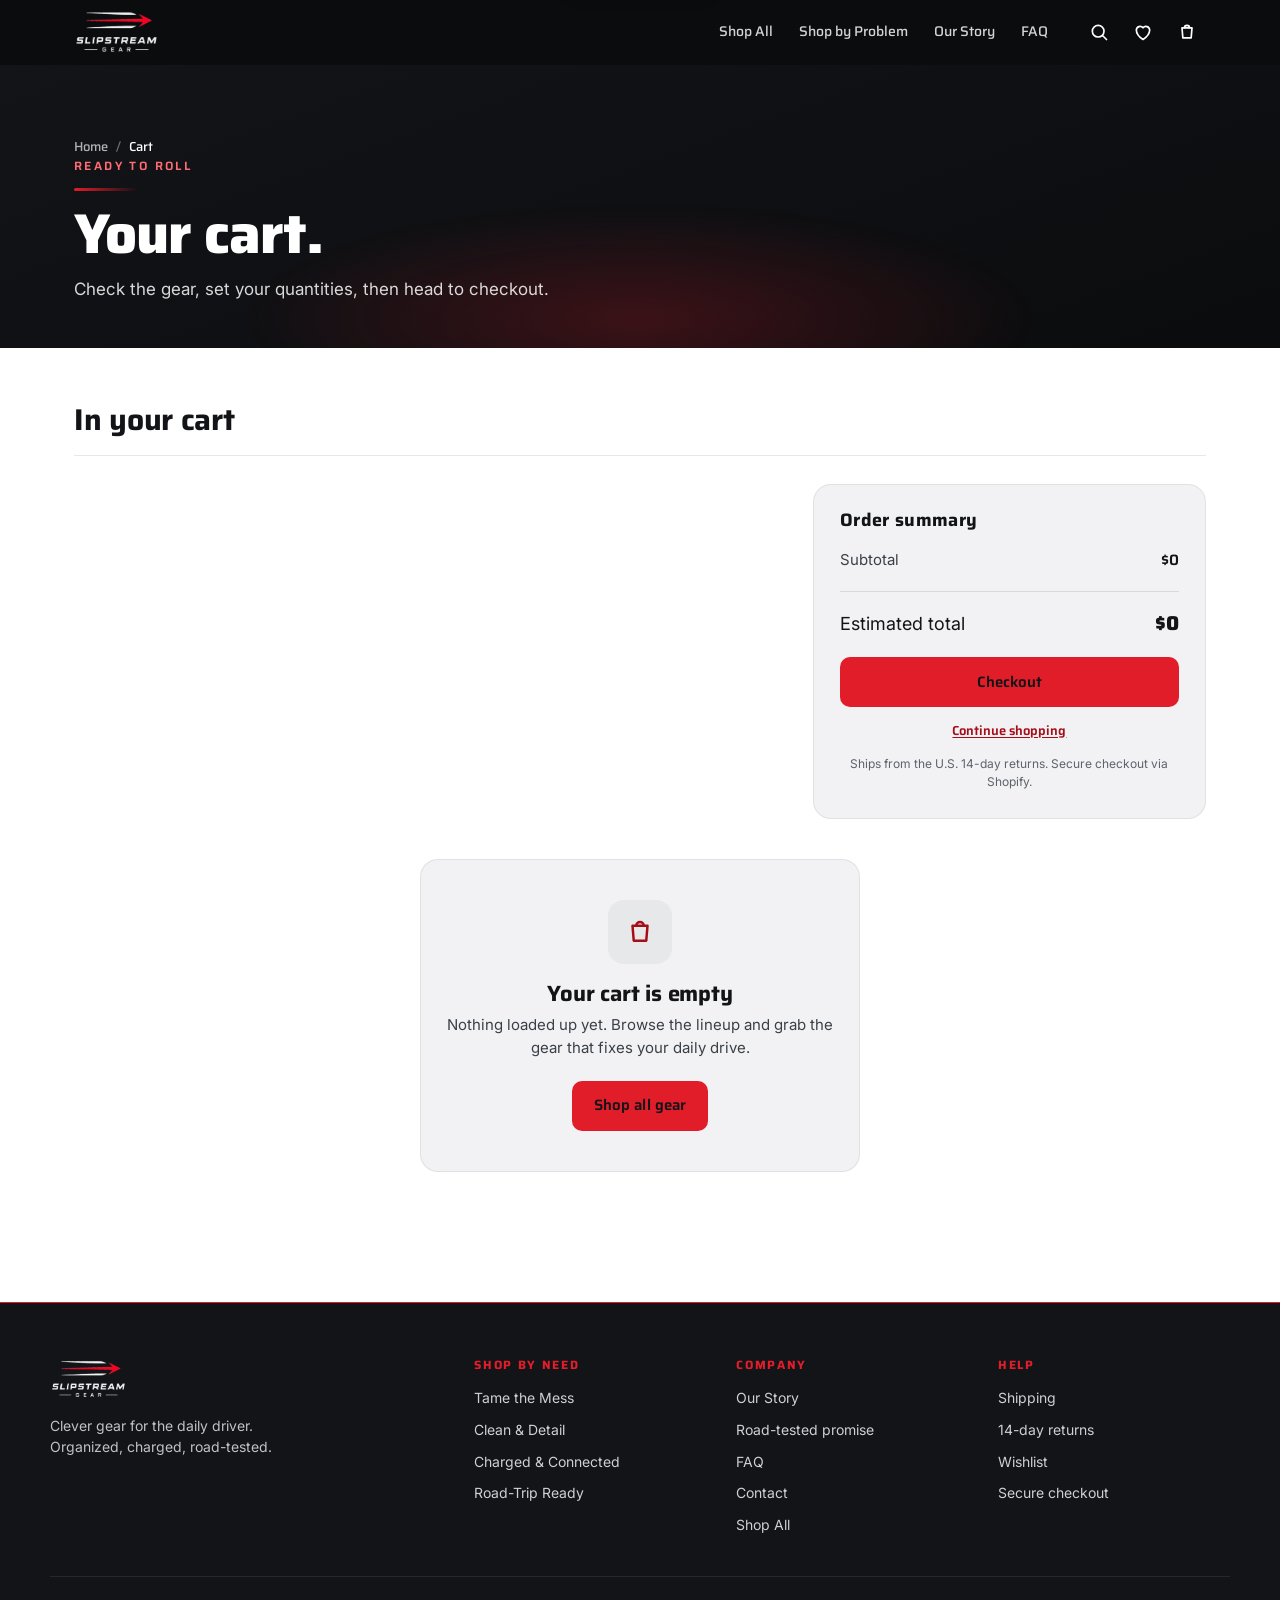
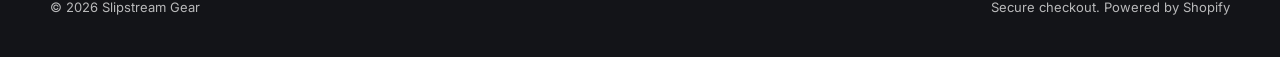
<file: prototype/cart.html>
<!DOCTYPE html>
<html lang="en">
<head>
<meta charset="utf-8">
<meta name="viewport" content="width=device-width, initial-scale=1">
<meta name="theme-color" content="#0B0C0E">
<title>Your cart · Slipstream Gear</title>
<meta name="description" content="Review the gear in your cart, adjust quantities, and head to checkout. Free U.S. shipping over $50, ships from the U.S., 14-day returns.">

<!-- favicon (dark mark for light tab UI; dark-scheme variant on dark tabs) -->
<link rel="icon" type="image/png" href="../brand/icon.png">
<link rel="icon" type="image/png" href="../brand/icon-light.png" media="(prefers-color-scheme: dark)">

<!-- Fonts: Saira (headings) + Inter (body) -->
<link rel="preconnect" href="https://fonts.googleapis.com">
<link rel="preconnect" href="https://fonts.gstatic.com" crossorigin>
<link href="https://fonts.googleapis.com/css2?family=Saira:wght@500;600;700;800&family=Inter:wght@400;500;600;700&display=swap" rel="stylesheet">

<link rel="stylesheet" href="assets/slipstream.css?v=5">
<link rel="stylesheet" href="assets/pages.css?v=6">

<!-- JS-failure safety net: if the script never runs, reveal everything -->
<noscript><style>[data-reveal]{opacity:1!important;transform:none!important;filter:none!important}</style></noscript>
</head>
<body>

<a class="skip-link" href="#top">Skip to content</a>
<!-- screen-reader live region for cart updates -->
<div class="vh" aria-live="polite" data-cart-live></div>

<!-- ===================== STICKY HEADER ===================== -->
<header class="site-header" data-header>
  <div class="wrap hdr-inner">
    <a class="brand" href="index.html" aria-label="Slipstream Gear home">
      <img src="../brand/logo-lockup-light.png" alt="Slipstream Gear" class="brand-logo">
    </a>
    <nav class="hdr-nav" aria-label="Primary">
      <a href="collection.html">Shop All</a>
      <a href="index.html#need">Shop by Problem</a>
      <a href="about.html">Our Story</a>
      <a href="faq.html">FAQ</a>
    </nav>
    <div class="hdr-actions">
      <button class="iconbtn" aria-label="Search">
        <svg viewBox="0 0 24 24" aria-hidden="true"><circle cx="11" cy="11" r="7"/><line x1="16.5" y1="16.5" x2="21" y2="21"/></svg>
      </button>
      <a class="iconbtn" href="wishlist.html" aria-label="Wishlist">
        <svg viewBox="0 0 24 24" aria-hidden="true"><path d="M12 21C12 21 4 15.5 4 9.5A4.5 4.5 0 0 1 12 7A4.5 4.5 0 0 1 20 9.5C20 15.5 12 21 12 21Z"/></svg>
      </a>
      <a class="iconbtn" href="cart.html" aria-label="Cart, empty" data-cart-btn>
        <svg viewBox="0 0 24 24" aria-hidden="true"><path d="M6 7h12l-1 12H7L6 7z"/><path d="M9 7a3 3 0 0 1 6 0"/></svg>
        <span class="cart-dot" aria-hidden="true" hidden>0</span>
      </a>
      <button class="iconbtn burger" aria-label="Menu" data-drawer-toggle aria-expanded="false" aria-controls="mobile-drawer">
        <svg viewBox="0 0 24 24" aria-hidden="true"><line x1="4" y1="7" x2="20" y2="7"/><line x1="4" y1="12" x2="20" y2="12"/><line x1="4" y1="17" x2="20" y2="17"/></svg>
      </button>
    </div>
  </div>
</header>

<!-- mobile nav drawer -->
<div class="drawer" data-drawer id="mobile-drawer" role="dialog" aria-modal="true" aria-label="Menu">
  <div class="drawer-panel">
    <a href="collection.html" data-drawer-close>Shop All</a>
    <a href="index.html#need" data-drawer-close>Shop by Problem</a>
    <a href="about.html" data-drawer-close>Our Story</a>
    <a href="faq.html" data-drawer-close>FAQ</a>
    <a href="wishlist.html" data-drawer-close>Wishlist</a>
  </div>
</div>

<main id="top">

  <!-- ===================== PAGE HERO ===================== -->
  <section class="page-hero" aria-label="Your cart">
    <div class="wrap">
      <nav class="breadcrumb" aria-label="Breadcrumb">
        <a href="index.html">Home</a>
        <span class="sep" aria-hidden="true">/</span>
        <span aria-current="page">Cart</span>
      </nav>
      <p class="kicker">READY TO ROLL</p>
      <span class="streak-rule" aria-hidden="true"></span>
      <h1 class="page-hero-h1">Your cart.</h1>
      <p class="page-hero-sub">Check the gear, set your quantities, then head to checkout.</p>
    </div>
  </section>

  <!-- ===================== CART ===================== -->
  <section class="cart-page" data-cart-page>
    <div class="wrap">

      <div class="cart-page-head">
        <h2 class="cart-page-head-title">In your cart</h2>
        <span class="cart-page-count" data-cart-page-count role="status" aria-live="polite" aria-atomic="true"></span>
      </div>

      <!-- populated cart -->
      <div class="cart-layout" data-cart-layout hidden>
        <ul class="cart-lines" data-cart-lines></ul>

        <aside class="cart-summary" aria-label="Order summary">
          <h2>Order summary</h2>
          <div class="cart-summary-row">
            <span>Subtotal</span>
            <span data-cart-subtotal>$0</span>
          </div>
          <p class="cart-summary-ship" data-cart-ship></p>
          <div class="cart-summary-row is-total">
            <span>Estimated total</span>
            <span data-cart-total>$0</span>
          </div>
          <button class="btn btn-amber" type="button" data-cart-checkout>Checkout</button>
          <p class="cart-summary-note" data-cart-note hidden>Checkout is not wired in this preview.</p>
          <a class="cart-summary-cont" href="collection.html">Continue shopping</a>
          <p class="cart-summary-note">Ships from the U.S. 14-day returns. Secure checkout via Shopify.</p>
        </aside>
      </div>

      <!-- empty state -->
      <div class="empty-state" data-cart-empty hidden>
        <span class="es-mark" aria-hidden="true">
          <svg viewBox="0 0 24 24"><path d="M6 7h12l-1 12H7L6 7z"/><path d="M9 7a3 3 0 0 1 6 0"/></svg>
        </span>
        <h3>Your cart is empty</h3>
        <p>Nothing loaded up yet. Browse the lineup and grab the gear that fixes your daily drive.</p>
        <a class="btn btn-amber" href="collection.html">Shop all gear</a>
      </div>

    </div>
  </section>

</main>

<!-- ===================== FOOTER ===================== -->
<footer class="site-footer">
  <div class="wrap fgrid">
    <div class="fcol fbrand">
      <img src="../brand/logo-lockup-light.png" alt="Slipstream Gear" class="foot-logo">
      <p>Clever gear for the daily driver. Organized, charged, road-tested.</p>
    </div>
    <div class="fcol">
      <h4>Shop by need</h4>
      <a href="collection.html?cat=mess">Tame the Mess</a>
      <a href="collection.html?cat=clean">Clean &amp; Detail</a>
      <a href="collection.html?cat=charged">Charged &amp; Connected</a>
      <a href="collection.html?cat=road">Road-Trip Ready</a>
    </div>
    <div class="fcol">
      <h4>Company</h4>
      <a href="about.html">Our Story</a>
      <a href="about.html#promise">Road-tested promise</a>
      <a href="faq.html">FAQ</a>
      <a href="contact.html">Contact</a>
      <a href="collection.html">Shop All</a>
    </div>
    <div class="fcol">
      <h4>Help</h4>
      <a href="shipping-returns.html">Shipping</a>
      <a href="shipping-returns.html">14-day returns</a>
      <a href="wishlist.html">Wishlist</a>
      <a href="shipping-returns.html">Secure checkout</a>
    </div>
  </div>
  <div class="wrap fbar">
    <span>&copy; 2026 Slipstream Gear</span>
    <span>Secure checkout. Powered by Shopify</span>
  </div>
</footer>

<script src="assets/slipstream.js?v=3"></script>
<script src="assets/page-cart.js?v=2"></script>
</body>
</html>
</file>
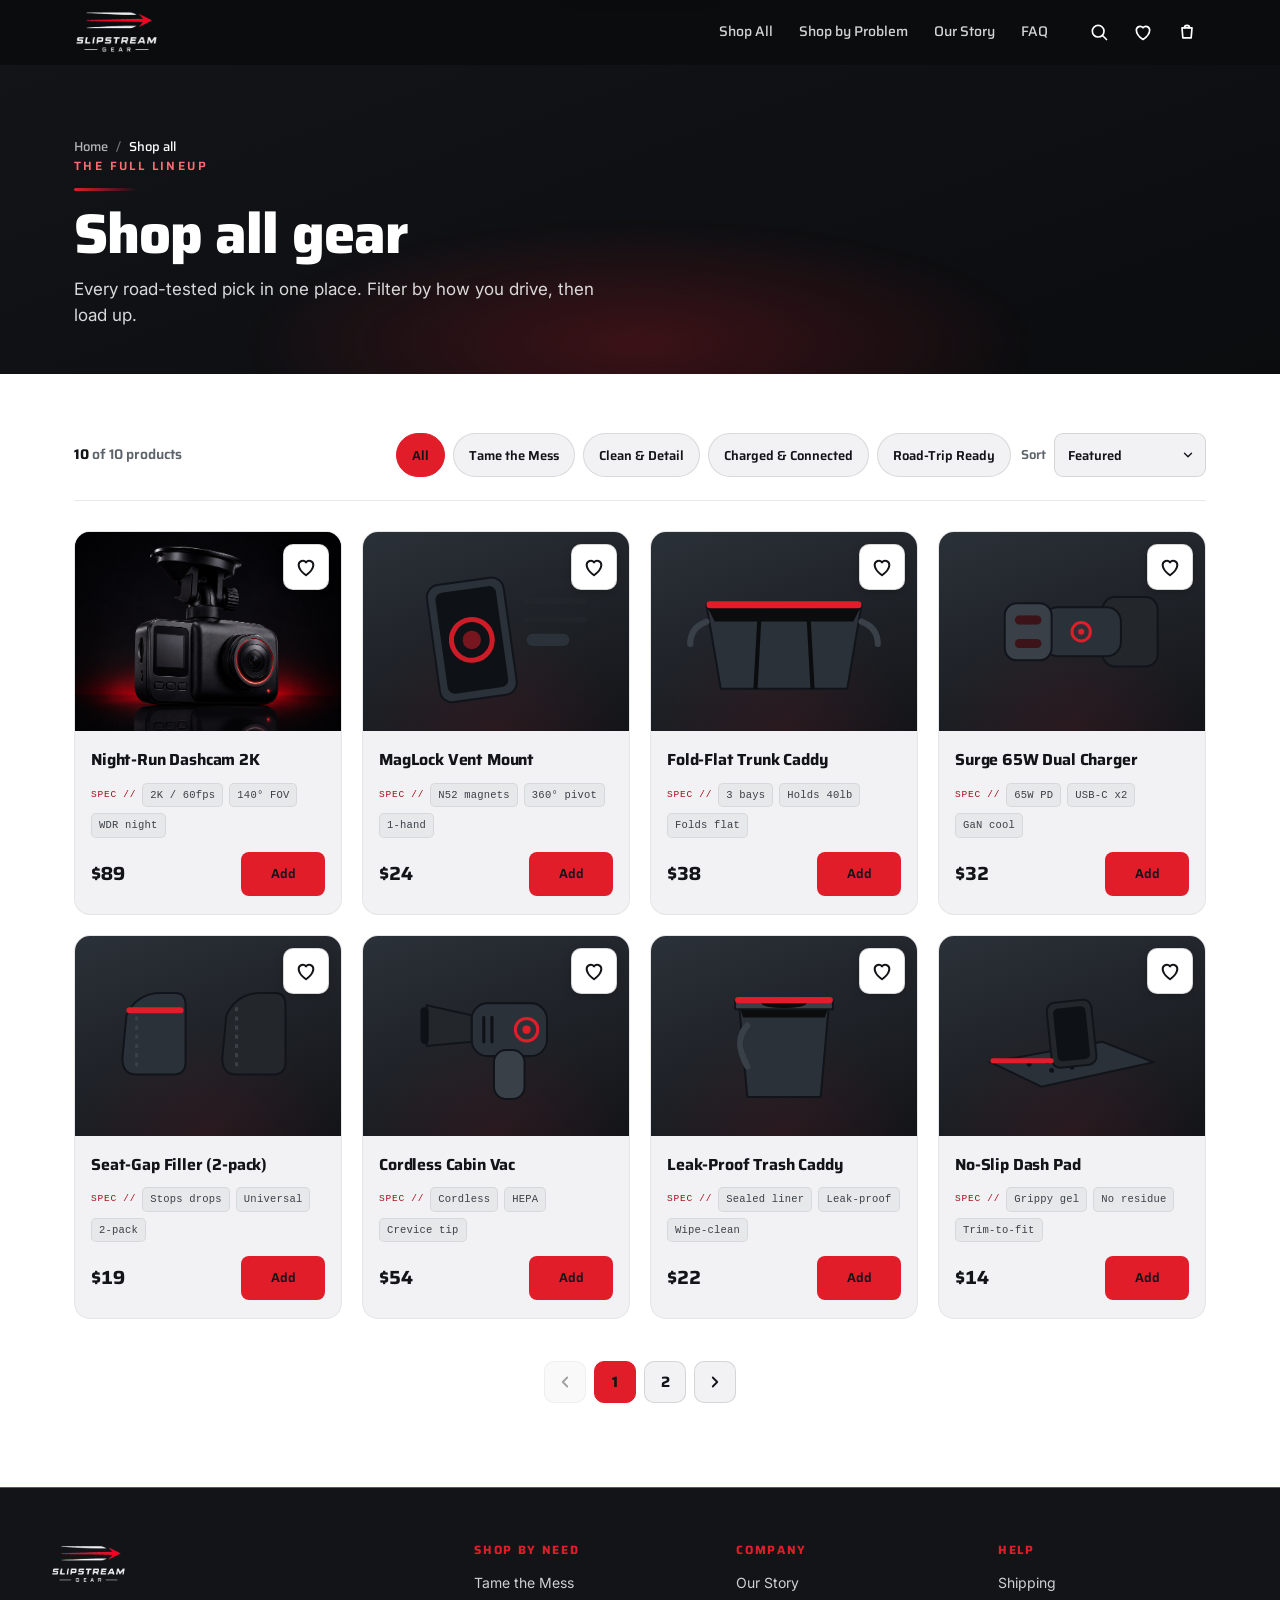
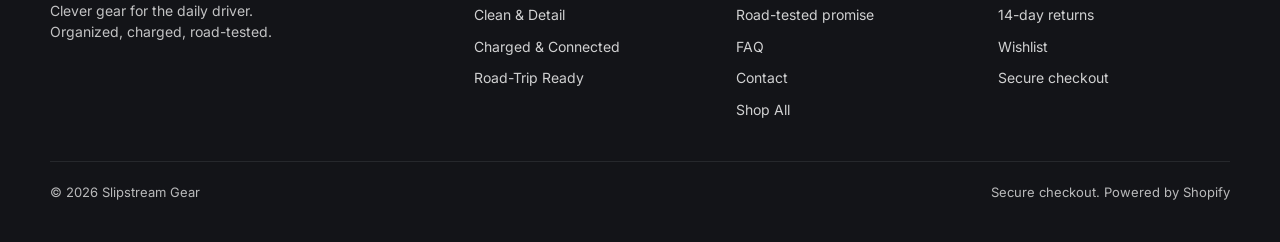
<file: prototype/collection.html>
<!DOCTYPE html>
<html lang="en">
<head>
<meta charset="utf-8">
<meta name="viewport" content="width=device-width, initial-scale=1">
<meta name="theme-color" content="#0B0C0E">
<title>Shop all gear · Slipstream Gear</title>
<meta name="description" content="The full Slipstream Gear lineup. Car organizers, detailing tools, fast chargers, phone mounts and dashcams. Road-tested gear for the daily driver.">

<!-- favicon (dark mark for light tab UI; dark-scheme variant on dark tabs) -->
<link rel="icon" type="image/png" href="../brand/icon.png">
<link rel="icon" type="image/png" href="../brand/icon-light.png" media="(prefers-color-scheme: dark)">

<!-- Fonts: Saira (headings) + Inter (body) -->
<link rel="preconnect" href="https://fonts.googleapis.com">
<link rel="preconnect" href="https://fonts.gstatic.com" crossorigin>
<link href="https://fonts.googleapis.com/css2?family=Saira:wght@500;600;700;800&family=Inter:wght@400;500;600;700&display=swap" rel="stylesheet">

<link rel="stylesheet" href="assets/slipstream.css?v=5">
<link rel="stylesheet" href="assets/pages.css?v=6">

<!-- JS-failure safety net: if the script never runs, reveal everything -->
<noscript><style>[data-reveal]{opacity:1!important;transform:none!important;filter:none!important}</style></noscript>
</head>
<body>

<a class="skip-link" href="#top">Skip to content</a>
<!-- screen-reader live region for cart updates -->
<div class="vh" aria-live="polite" data-cart-live></div>

<!-- ===================== STICKY HEADER ===================== -->
<header class="site-header" data-header>
  <div class="wrap hdr-inner">
    <a class="brand" href="index.html" aria-label="Slipstream Gear home">
      <img src="../brand/logo-lockup-light.png" alt="Slipstream Gear" class="brand-logo">
    </a>
    <nav class="hdr-nav" aria-label="Primary">
      <a href="collection.html">Shop All</a>
      <a href="index.html#need">Shop by Problem</a>
      <a href="about.html">Our Story</a>
      <a href="faq.html">FAQ</a>
    </nav>
    <div class="hdr-actions">
      <button class="iconbtn" aria-label="Search">
        <svg viewBox="0 0 24 24" aria-hidden="true"><circle cx="11" cy="11" r="7"/><line x1="16.5" y1="16.5" x2="21" y2="21"/></svg>
      </button>
      <a class="iconbtn" href="wishlist.html" aria-label="Wishlist">
        <svg viewBox="0 0 24 24" aria-hidden="true"><path d="M12 21C12 21 4 15.5 4 9.5A4.5 4.5 0 0 1 12 7A4.5 4.5 0 0 1 20 9.5C20 15.5 12 21 12 21Z"/></svg>
      </a>
      <a class="iconbtn" href="cart.html" aria-label="Cart, empty" data-cart-btn>
        <svg viewBox="0 0 24 24" aria-hidden="true"><path d="M6 7h12l-1 12H7L6 7z"/><path d="M9 7a3 3 0 0 1 6 0"/></svg>
        <span class="cart-dot" aria-hidden="true" hidden>0</span>
      </a>
      <button class="iconbtn burger" aria-label="Menu" data-drawer-toggle aria-expanded="false" aria-controls="mobile-drawer">
        <svg viewBox="0 0 24 24" aria-hidden="true"><line x1="4" y1="7" x2="20" y2="7"/><line x1="4" y1="12" x2="20" y2="12"/><line x1="4" y1="17" x2="20" y2="17"/></svg>
      </button>
    </div>
  </div>
</header>

<!-- mobile nav drawer -->
<div class="drawer" data-drawer id="mobile-drawer" role="dialog" aria-modal="true" aria-label="Menu">
  <div class="drawer-panel">
    <a href="collection.html" data-drawer-close>Shop All</a>
    <a href="index.html#need" data-drawer-close>Shop by Problem</a>
    <a href="about.html" data-drawer-close>Our Story</a>
    <a href="faq.html" data-drawer-close>FAQ</a>
    <a href="wishlist.html" data-drawer-close>Wishlist</a>
  </div>
</div>

<main id="top">

  <!-- ===================== PAGE HERO ===================== -->
  <section class="page-hero" aria-label="Shop all gear">
    <div class="wrap">
      <nav class="breadcrumb" aria-label="Breadcrumb">
        <a href="index.html">Home</a>
        <span class="sep" aria-hidden="true">/</span>
        <span aria-current="page">Shop all</span>
      </nav>
      <p class="kicker">THE FULL LINEUP</p>
      <span class="streak-rule" aria-hidden="true"></span>
      <h1 class="page-hero-h1">Shop all gear</h1>
      <p class="page-hero-sub">Every road-tested pick in one place. Filter by how you drive, then load up.</p>
    </div>
  </section>

  <!-- ===================== COLLECTION ===================== -->
  <section class="collection">
    <div class="wrap">

      <h2 class="vh">All gear</h2>

      <!-- filter + sort bar (presentational, no backend) -->
      <div class="collection-bar">
        <p class="collection-count" role="status" aria-live="polite" aria-atomic="true"><b data-count-visible>10</b> of <span data-count-total>10</span> products</p>
        <div class="collection-tools">
          <div class="filter-chips" role="group" aria-label="Filter by category" data-filters>
            <button class="chip" type="button" aria-pressed="true" data-filter="all">All</button>
            <button class="chip" type="button" aria-pressed="false" data-filter="mess">Tame the Mess</button>
            <button class="chip" type="button" aria-pressed="false" data-filter="clean">Clean &amp; Detail</button>
            <button class="chip" type="button" aria-pressed="false" data-filter="charged">Charged &amp; Connected</button>
            <button class="chip" type="button" aria-pressed="false" data-filter="road">Road-Trip Ready</button>
          </div>
          <label class="sort-field" for="sort-by">Sort
            <select class="sort-select" id="sort-by" data-sort>
              <option value="featured">Featured</option>
              <option value="price-asc">Price: low to high</option>
              <option value="price-desc">Price: high to low</option>
              <option value="name">Name: A to Z</option>
            </select>
          </label>
        </div>
      </div>

      <!-- product grid -->
      <div class="pgrid" data-reveal-group data-grid>

        <!-- Night-Run Dashcam 2K — charged -->
        <article class="pcard" data-reveal data-product data-cat="charged" data-price="89" data-name="Night-Run Dashcam 2K">
          <a class="pcard-link" href="product.html?id=night-run-dashcam-2k" aria-label="Night-Run Dashcam 2K"></a>
          <div class="pimg">
            <button class="save-toggle save-corner" type="button" aria-pressed="false" aria-label="Save Night-Run Dashcam 2K to wishlist" data-save data-id="night-run-dashcam-2k">
              <svg viewBox="0 0 24 24" aria-hidden="true"><path d="M12 21C12 21 4 15.5 4 9.5A4.5 4.5 0 0 1 12 7A4.5 4.5 0 0 1 20 9.5C20 15.5 12 21 12 21Z"/></svg>
            </button>
            <img class="prod" src="assets/products/dashcam-1.png" alt="Night-Run Dashcam 2K" width="240" height="180" loading="lazy">

          </div>
          <div class="pbody">
            <h3 class="ttl">Night-Run Dashcam 2K</h3>
            <div class="spectags"><span>2K / 60fps</span><span>140&deg; FOV</span><span>WDR night</span></div>
            <div class="prow">
              <span class="price">$89</span>
              <button class="add" data-add aria-label="Add Night-Run Dashcam 2K to cart">Add</button>
            </div>
          </div>
        </article>

        <!-- MagLock Vent Mount — charged -->
        <article class="pcard" data-reveal data-product data-cat="charged" data-price="24" data-name="MagLock Vent Mount">
          <a class="pcard-link" href="product.html?id=maglock-vent-mount" aria-label="MagLock Vent Mount"></a>
          <div class="pimg">
            <button class="save-toggle save-corner" type="button" aria-pressed="false" aria-label="Save MagLock Vent Mount to wishlist" data-save data-id="maglock-vent-mount">
              <svg viewBox="0 0 24 24" aria-hidden="true"><path d="M12 21C12 21 4 15.5 4 9.5A4.5 4.5 0 0 1 12 7A4.5 4.5 0 0 1 20 9.5C20 15.5 12 21 12 21Z"/></svg>
            </button>
            <svg viewBox="0 0 240 180" class="prod" aria-hidden="true">
              <g stroke="#23272c" stroke-width="6" stroke-linecap="round" opacity=".7">
                <line x1="150" y1="42" x2="206" y2="42"/><line x1="150" y1="60" x2="206" y2="60"/><line x1="150" y1="78" x2="206" y2="78"/>
              </g>
              <rect x="150" y="92" width="42" height="12" rx="6" fill="#2b3138"/>
              <g transform="rotate(-8 96 96)">
                <rect x="58" y="40" width="76" height="116" rx="12" fill="#2b3138" stroke="#11141a" stroke-width="2"/>
                <rect x="66" y="48" width="60" height="100" rx="7" fill="#0e1116"/>
                <circle cx="96" cy="98" r="20" fill="none" stroke="#E11D2A" stroke-width="5" opacity=".9"/>
                <circle cx="96" cy="98" r="9" fill="#E11D2A" opacity=".5"/>
              </g>
            </svg>
          </div>
          <div class="pbody">
            <h3 class="ttl">MagLock Vent Mount</h3>
            <div class="spectags"><span>N52 magnets</span><span>360&deg; pivot</span><span>1-hand</span></div>
            <div class="prow">
              <span class="price">$24</span>
              <button class="add" data-add aria-label="Add MagLock Vent Mount to cart">Add</button>
            </div>
          </div>
        </article>

        <!-- Fold-Flat Trunk Caddy — mess -->
        <article class="pcard" data-reveal data-product data-cat="mess" data-price="38" data-name="Fold-Flat Trunk Caddy">
          <a class="pcard-link" href="product.html?id=fold-flat-trunk-caddy" aria-label="Fold-Flat Trunk Caddy"></a>
          <div class="pimg">
            <button class="save-toggle save-corner" type="button" aria-pressed="false" aria-label="Save Fold-Flat Trunk Caddy to wishlist" data-save data-id="fold-flat-trunk-caddy">
              <svg viewBox="0 0 24 24" aria-hidden="true"><path d="M12 21C12 21 4 15.5 4 9.5A4.5 4.5 0 0 1 12 7A4.5 4.5 0 0 1 20 9.5C20 15.5 12 21 12 21Z"/></svg>
            </button>
            <svg viewBox="0 0 240 180" class="prod" aria-hidden="true">
              <path d="M44 64 H196 L182 146 H58 Z" fill="#2b3138" stroke="#11141a" stroke-width="2"/>
              <path d="M44 64 H196 L188 80 H52 Z" fill="#0B0C0E"/>
              <line x1="96" y1="74" x2="92" y2="146" stroke="#0B0C0E" stroke-width="4"/>
              <line x1="144" y1="74" x2="148" y2="146" stroke="#0B0C0E" stroke-width="4"/>
              <path d="M44 80 q-16 6 -16 22" fill="none" stroke="#3a4047" stroke-width="6" stroke-linecap="round"/>
              <path d="M196 80 q16 6 16 22" fill="none" stroke="#3a4047" stroke-width="6" stroke-linecap="round"/>
              <rect x="44" y="60" width="152" height="7" rx="3.5" fill="#E11D2A"/>
            </svg>
          </div>
          <div class="pbody">
            <h3 class="ttl">Fold-Flat Trunk Caddy</h3>
            <div class="spectags"><span>3 bays</span><span>Holds 40lb</span><span>Folds flat</span></div>
            <div class="prow">
              <span class="price">$38</span>
              <button class="add" data-add aria-label="Add Fold-Flat Trunk Caddy to cart">Add</button>
            </div>
          </div>
        </article>

        <!-- Surge 65W Dual Charger — charged -->
        <article class="pcard" data-reveal data-product data-cat="charged" data-price="32" data-name="Surge 65W Dual Charger">
          <a class="pcard-link" href="product.html?id=surge-65w-dual-charger" aria-label="Surge 65W Dual Charger"></a>
          <div class="pimg">
            <button class="save-toggle save-corner" type="button" aria-pressed="false" aria-label="Save Surge 65W Dual Charger to wishlist" data-save data-id="surge-65w-dual-charger">
              <svg viewBox="0 0 24 24" aria-hidden="true"><path d="M12 21C12 21 4 15.5 4 9.5A4.5 4.5 0 0 1 12 7A4.5 4.5 0 0 1 20 9.5C20 15.5 12 21 12 21Z"/></svg>
            </button>
            <svg viewBox="0 0 240 180" class="prod" aria-hidden="true">
              <rect x="150" y="56" width="54" height="68" rx="12" fill="#23272c" stroke="#11141a" stroke-width="2"/>
              <rect x="92" y="66" width="76" height="48" rx="14" fill="#2b3138" stroke="#11141a" stroke-width="2"/>
              <rect x="54" y="62" width="46" height="56" rx="12" fill="#3a4047" stroke="#11141a" stroke-width="2"/>
              <rect x="64" y="74" width="26" height="9" rx="4.5" fill="#0e1116"/>
              <rect x="64" y="97" width="26" height="9" rx="4.5" fill="#0e1116"/>
              <rect x="64" y="74" width="26" height="9" rx="4.5" fill="#E11D2A" opacity=".22"/>
              <rect x="64" y="97" width="26" height="9" rx="4.5" fill="#E11D2A" opacity=".22"/>
              <circle cx="129" cy="90" r="9" fill="none" stroke="#E11D2A" stroke-width="3"/>
              <circle cx="129" cy="90" r="3" fill="#E11D2A"/>
            </svg>
          </div>
          <div class="pbody">
            <h3 class="ttl">Surge 65W Dual Charger</h3>
            <div class="spectags"><span>65W PD</span><span>USB-C x2</span><span>GaN cool</span></div>
            <div class="prow">
              <span class="price">$32</span>
              <button class="add" data-add aria-label="Add Surge 65W Dual Charger to cart">Add</button>
            </div>
          </div>
        </article>

        <!-- Seat-Gap Filler (2-pack) — mess (reuse caddy SVG) -->
        <article class="pcard" data-reveal data-product data-cat="mess" data-price="19" data-name="Seat-Gap Filler (2-pack)">
          <a class="pcard-link" href="product.html?id=seat-gap-filler-2-pack" aria-label="Seat-Gap Filler 2-pack"></a>
          <div class="pimg">
            <button class="save-toggle save-corner" type="button" aria-pressed="false" aria-label="Save Seat-Gap Filler 2-pack to wishlist" data-save data-id="seat-gap-filler-2-pack">
              <svg viewBox="0 0 24 24" aria-hidden="true"><path d="M12 21C12 21 4 15.5 4 9.5A4.5 4.5 0 0 1 12 7A4.5 4.5 0 0 1 20 9.5C20 15.5 12 21 12 21Z"/></svg>
            </button>
            <svg viewBox="0 0 240 180" class="prod" aria-hidden="true">
              <!-- two soft fillers wedged side by side -->
              <path d="M40 70 q10 -22 34 -22 l14 0 q10 0 10 12 l0 56 q0 12 -12 12 l-36 0 q-14 0 -14 -16 Z" fill="#2b3138" stroke="#11141a" stroke-width="2"/>
              <path d="M138 70 q10 -22 34 -22 l14 0 q10 0 10 12 l0 56 q0 12 -12 12 l-36 0 q-14 0 -14 -16 Z" fill="#23272c" stroke="#11141a" stroke-width="2"/>
              <!-- seam stitching -->
              <line x1="50" y1="62" x2="50" y2="120" stroke="#3a4047" stroke-width="3" stroke-dasharray="4 5"/>
              <line x1="148" y1="62" x2="148" y2="120" stroke="#3a4047" stroke-width="3" stroke-dasharray="4 5"/>
              <rect x="40" y="62" width="56" height="6" rx="3" fill="#E11D2A"/>
            </svg>
          </div>
          <div class="pbody">
            <h3 class="ttl">Seat-Gap Filler (2-pack)</h3>
            <div class="spectags"><span>Stops drops</span><span>Universal</span><span>2-pack</span></div>
            <div class="prow">
              <span class="price">$19</span>
              <button class="add" data-add aria-label="Add Seat-Gap Filler 2-pack to cart">Add</button>
            </div>
          </div>
        </article>

        <!-- Cordless Cabin Vac — clean (reuse charger SVG body as handheld unit) -->
        <article class="pcard" data-reveal data-product data-cat="clean" data-price="54" data-name="Cordless Cabin Vac">
          <a class="pcard-link" href="product.html?id=cordless-cabin-vac" aria-label="Cordless Cabin Vac"></a>
          <div class="pimg">
            <button class="save-toggle save-corner" type="button" aria-pressed="false" aria-label="Save Cordless Cabin Vac to wishlist" data-save data-id="cordless-cabin-vac">
              <svg viewBox="0 0 24 24" aria-hidden="true"><path d="M12 21C12 21 4 15.5 4 9.5A4.5 4.5 0 0 1 12 7A4.5 4.5 0 0 1 20 9.5C20 15.5 12 21 12 21Z"/></svg>
            </button>
            <svg viewBox="0 0 240 180" class="prod" aria-hidden="true">
              <!-- handheld vac: motor body + grip + nozzle -->
              <rect x="96" y="58" width="74" height="52" rx="16" fill="#2b3138" stroke="#11141a" stroke-width="2"/>
              <!-- grip -->
              <rect x="118" y="104" width="30" height="48" rx="12" fill="#3a4047" stroke="#11141a" stroke-width="2"/>
              <!-- nozzle -->
              <path d="M96 70 L52 60 L52 100 L96 96 Z" fill="#23272c" stroke="#11141a" stroke-width="2"/>
              <rect x="46" y="62" width="8" height="36" rx="4" fill="#0e1116"/>
              <!-- power ring (lit) -->
              <circle cx="150" cy="84" r="11" fill="none" stroke="#E11D2A" stroke-width="3"/>
              <circle cx="150" cy="84" r="4" fill="#E11D2A"/>
              <!-- vent lines -->
              <g stroke="#0e1116" stroke-width="3" stroke-linecap="round">
                <line x1="108" y1="72" x2="108" y2="96"/><line x1="116" y1="72" x2="116" y2="96"/>
              </g>
            </svg>
          </div>
          <div class="pbody">
            <h3 class="ttl">Cordless Cabin Vac</h3>
            <div class="spectags"><span>Cordless</span><span>HEPA</span><span>Crevice tip</span></div>
            <div class="prow">
              <span class="price">$54</span>
              <button class="add" data-add aria-label="Add Cordless Cabin Vac to cart">Add</button>
            </div>
          </div>
        </article>

        <!-- Leak-Proof Trash Caddy — mess (reuse caddy SVG) -->
        <article class="pcard" data-reveal data-product data-cat="mess" data-price="22" data-name="Leak-Proof Trash Caddy">
          <a class="pcard-link" href="product.html?id=leak-proof-trash-caddy" aria-label="Leak-Proof Trash Caddy"></a>
          <div class="pimg">
            <button class="save-toggle save-corner" type="button" aria-pressed="false" aria-label="Save Leak-Proof Trash Caddy to wishlist" data-save data-id="leak-proof-trash-caddy">
              <svg viewBox="0 0 24 24" aria-hidden="true"><path d="M12 21C12 21 4 15.5 4 9.5A4.5 4.5 0 0 1 12 7A4.5 4.5 0 0 1 20 9.5C20 15.5 12 21 12 21Z"/></svg>
            </button>
            <svg viewBox="0 0 240 180" class="prod" aria-hidden="true">
              <!-- tall sealed bin -->
              <path d="M76 60 H164 L156 150 H84 Z" fill="#2b3138" stroke="#11141a" stroke-width="2"/>
              <path d="M76 60 H164 L160 72 H80 Z" fill="#0B0C0E"/>
              <!-- flip lid -->
              <path d="M72 56 H168 L168 64 H72 Z" fill="#3a4047" stroke="#11141a" stroke-width="2"/>
              <ellipse cx="120" cy="58" rx="22" ry="5" fill="#0B0C0E"/>
              <!-- strap handle -->
              <path d="M84 80 q-14 14 0 40" fill="none" stroke="#3a4047" stroke-width="6" stroke-linecap="round"/>
              <rect x="72" y="52" width="96" height="6" rx="3" fill="#E11D2A"/>
            </svg>
          </div>
          <div class="pbody">
            <h3 class="ttl">Leak-Proof Trash Caddy</h3>
            <div class="spectags"><span>Sealed liner</span><span>Leak-proof</span><span>Wipe-clean</span></div>
            <div class="prow">
              <span class="price">$22</span>
              <button class="add" data-add aria-label="Add Leak-Proof Trash Caddy to cart">Add</button>
            </div>
          </div>
        </article>

        <!-- No-Slip Dash Pad — clean -->
        <article class="pcard" data-reveal data-product data-cat="mess" data-price="14" data-name="No-Slip Dash Pad">
          <a class="pcard-link" href="product.html?id=no-slip-dash-pad" aria-label="No-Slip Dash Pad"></a>
          <div class="pimg">
            <button class="save-toggle save-corner" type="button" aria-pressed="false" aria-label="Save No-Slip Dash Pad to wishlist" data-save data-id="no-slip-dash-pad">
              <svg viewBox="0 0 24 24" aria-hidden="true"><path d="M12 21C12 21 4 15.5 4 9.5A4.5 4.5 0 0 1 12 7A4.5 4.5 0 0 1 20 9.5C20 15.5 12 21 12 21Z"/></svg>
            </button>
            <svg viewBox="0 0 240 180" class="prod" aria-hidden="true">
              <!-- grippy pad in perspective, phone resting on it -->
              <path d="M40 116 L150 96 L200 116 L90 140 Z" fill="#2b3138" stroke="#11141a" stroke-width="2"/>
              <!-- texture dots -->
              <g fill="#0e1116">
                <circle cx="78" cy="118" r="2.4"/><circle cx="96" cy="115" r="2.4"/><circle cx="114" cy="112" r="2.4"/>
                <circle cx="132" cy="116" r="2.4"/><circle cx="100" cy="124" r="2.4"/><circle cx="120" cy="121" r="2.4"/>
              </g>
              <!-- phone resting -->
              <g transform="rotate(-6 120 92)">
                <rect x="98" y="56" width="44" height="64" rx="8" fill="#23272c" stroke="#11141a" stroke-width="2"/>
                <rect x="104" y="62" width="32" height="52" rx="5" fill="#0e1116"/>
              </g>
              <rect x="40" y="112" width="62" height="5" rx="2.5" fill="#E11D2A"/>
            </svg>
          </div>
          <div class="pbody">
            <h3 class="ttl">No-Slip Dash Pad</h3>
            <div class="spectags"><span>Grippy gel</span><span>No residue</span><span>Trim-to-fit</span></div>
            <div class="prow">
              <span class="price">$14</span>
              <button class="add" data-add aria-label="Add No-Slip Dash Pad to cart">Add</button>
            </div>
          </div>
        </article>

        <!-- Headrest Hook Set — mess -->
        <article class="pcard" data-reveal data-product data-cat="mess" data-price="12" data-name="Headrest Hook Set">
          <a class="pcard-link" href="product.html?id=headrest-hook-set" aria-label="Headrest Hook Set"></a>
          <div class="pimg">
            <button class="save-toggle save-corner" type="button" aria-pressed="false" aria-label="Save Headrest Hook Set to wishlist" data-save data-id="headrest-hook-set">
              <svg viewBox="0 0 24 24" aria-hidden="true"><path d="M12 21C12 21 4 15.5 4 9.5A4.5 4.5 0 0 1 12 7A4.5 4.5 0 0 1 20 9.5C20 15.5 12 21 12 21Z"/></svg>
            </button>
            <svg viewBox="0 0 240 180" class="prod" aria-hidden="true">
              <!-- two headrest posts -->
              <rect x="92" y="40" width="9" height="40" rx="4" fill="#3a4047"/>
              <rect x="139" y="40" width="9" height="40" rx="4" fill="#3a4047"/>
              <!-- clamp bridge -->
              <rect x="80" y="76" width="80" height="22" rx="9" fill="#2b3138" stroke="#11141a" stroke-width="2"/>
              <!-- two hooks -->
              <path d="M100 98 q0 26 -22 26 q-14 0 -14 -14" fill="none" stroke="#23272c" stroke-width="8" stroke-linecap="round"/>
              <path d="M140 98 q0 26 22 26 q14 0 14 -14" fill="none" stroke="#23272c" stroke-width="8" stroke-linecap="round"/>
              <circle cx="64" cy="110" r="4" fill="#E11D2A"/>
              <circle cx="176" cy="110" r="4" fill="#E11D2A"/>
            </svg>
          </div>
          <div class="pbody">
            <h3 class="ttl">Headrest Hook Set</h3>
            <div class="spectags"><span>2-pack</span><span>Holds 30lb</span><span>No tools</span></div>
            <div class="prow">
              <span class="price">$12</span>
              <button class="add" data-add aria-label="Add Headrest Hook Set to cart">Add</button>
            </div>
          </div>
        </article>

        <!-- Tire Pressure Pen — road -->
        <article class="pcard" data-reveal data-product data-cat="road" data-price="16" data-name="Tire Pressure Pen">
          <a class="pcard-link" href="product.html?id=tire-pressure-pen" aria-label="Tire Pressure Pen"></a>
          <div class="pimg">
            <button class="save-toggle save-corner" type="button" aria-pressed="false" aria-label="Save Tire Pressure Pen to wishlist" data-save data-id="tire-pressure-pen">
              <svg viewBox="0 0 24 24" aria-hidden="true"><path d="M12 21C12 21 4 15.5 4 9.5A4.5 4.5 0 0 1 12 7A4.5 4.5 0 0 1 20 9.5C20 15.5 12 21 12 21Z"/></svg>
            </button>
            <svg viewBox="0 0 240 180" class="prod" aria-hidden="true">
              <!-- pen-style gauge, diagonal -->
              <g transform="rotate(-24 120 90)">
                <rect x="62" y="80" width="116" height="22" rx="11" fill="#2b3138" stroke="#11141a" stroke-width="2"/>
                <!-- chuck head -->
                <rect x="168" y="78" width="22" height="26" rx="6" fill="#3a4047" stroke="#11141a" stroke-width="2"/>
                <rect x="190" y="84" width="10" height="14" rx="3" fill="#0e1116"/>
                <!-- readout window (lit) -->
                <rect x="84" y="85" width="40" height="12" rx="3" fill="#0e1116"/>
                <rect x="88" y="88" width="20" height="6" rx="2" fill="#E11D2A" opacity=".8"/>
                <!-- clip -->
                <rect x="70" y="74" width="4" height="22" rx="2" fill="#23272c"/>
              </g>
            </svg>
          </div>
          <div class="pbody">
            <h3 class="ttl">Tire Pressure Pen</h3>
            <div class="spectags"><span>Digital</span><span>0-60 PSI</span><span>Backlit</span></div>
            <div class="prow">
              <span class="price">$16</span>
              <button class="add" data-add aria-label="Add Tire Pressure Pen to cart">Add</button>
            </div>
          </div>
        </article>

      </div>

      <!-- no-results (hidden until a filter empties the grid; no catalog filter empties it today) -->
      <div class="empty-state" data-empty hidden>
        <span class="es-mark" aria-hidden="true">
          <svg viewBox="0 0 24 24"><circle cx="11" cy="11" r="7"/><line x1="16.5" y1="16.5" x2="21" y2="21"/></svg>
        </span>
        <h3>Nothing in that lane yet</h3>
        <p>We have not parked anything here. Try another category or browse the full lineup.</p>
        <button class="btn btn-outline" type="button" data-clear-filter>Show all gear</button>
      </div>

      <!-- load more -->
<nav class="pager" data-pager aria-label="Collection pages"></nav>

    </div>
  </section>

</main>

<!-- ===================== FOOTER ===================== -->
<footer class="site-footer">
  <div class="wrap fgrid">
    <div class="fcol fbrand">
      <img src="../brand/logo-lockup-light.png" alt="Slipstream Gear" class="foot-logo">
      <p>Clever gear for the daily driver. Organized, charged, road-tested.</p>
    </div>
    <div class="fcol">
      <h4>Shop by need</h4>
      <a href="collection.html?cat=mess">Tame the Mess</a>
      <a href="collection.html?cat=clean">Clean &amp; Detail</a>
      <a href="collection.html?cat=charged">Charged &amp; Connected</a>
      <a href="collection.html?cat=road">Road-Trip Ready</a>
    </div>
    <div class="fcol">
      <h4>Company</h4>
      <a href="about.html">Our Story</a>
      <a href="about.html#promise">Road-tested promise</a>
      <a href="faq.html">FAQ</a>
      <a href="contact.html">Contact</a>
      <a href="collection.html">Shop All</a>
    </div>
    <div class="fcol">
      <h4>Help</h4>
      <a href="shipping-returns.html">Shipping</a>
      <a href="shipping-returns.html">14-day returns</a>
      <a href="wishlist.html">Wishlist</a>
      <a href="shipping-returns.html">Secure checkout</a>
    </div>
  </div>
  <div class="wrap fbar">
    <span>&copy; 2026 Slipstream Gear</span>
    <span>Secure checkout. Powered by Shopify</span>
  </div>
</footer>

<script src="assets/slipstream.js?v=3"></script>
<script src="assets/page-collection.js?v=2"></script>
</body>
</html>
</file>
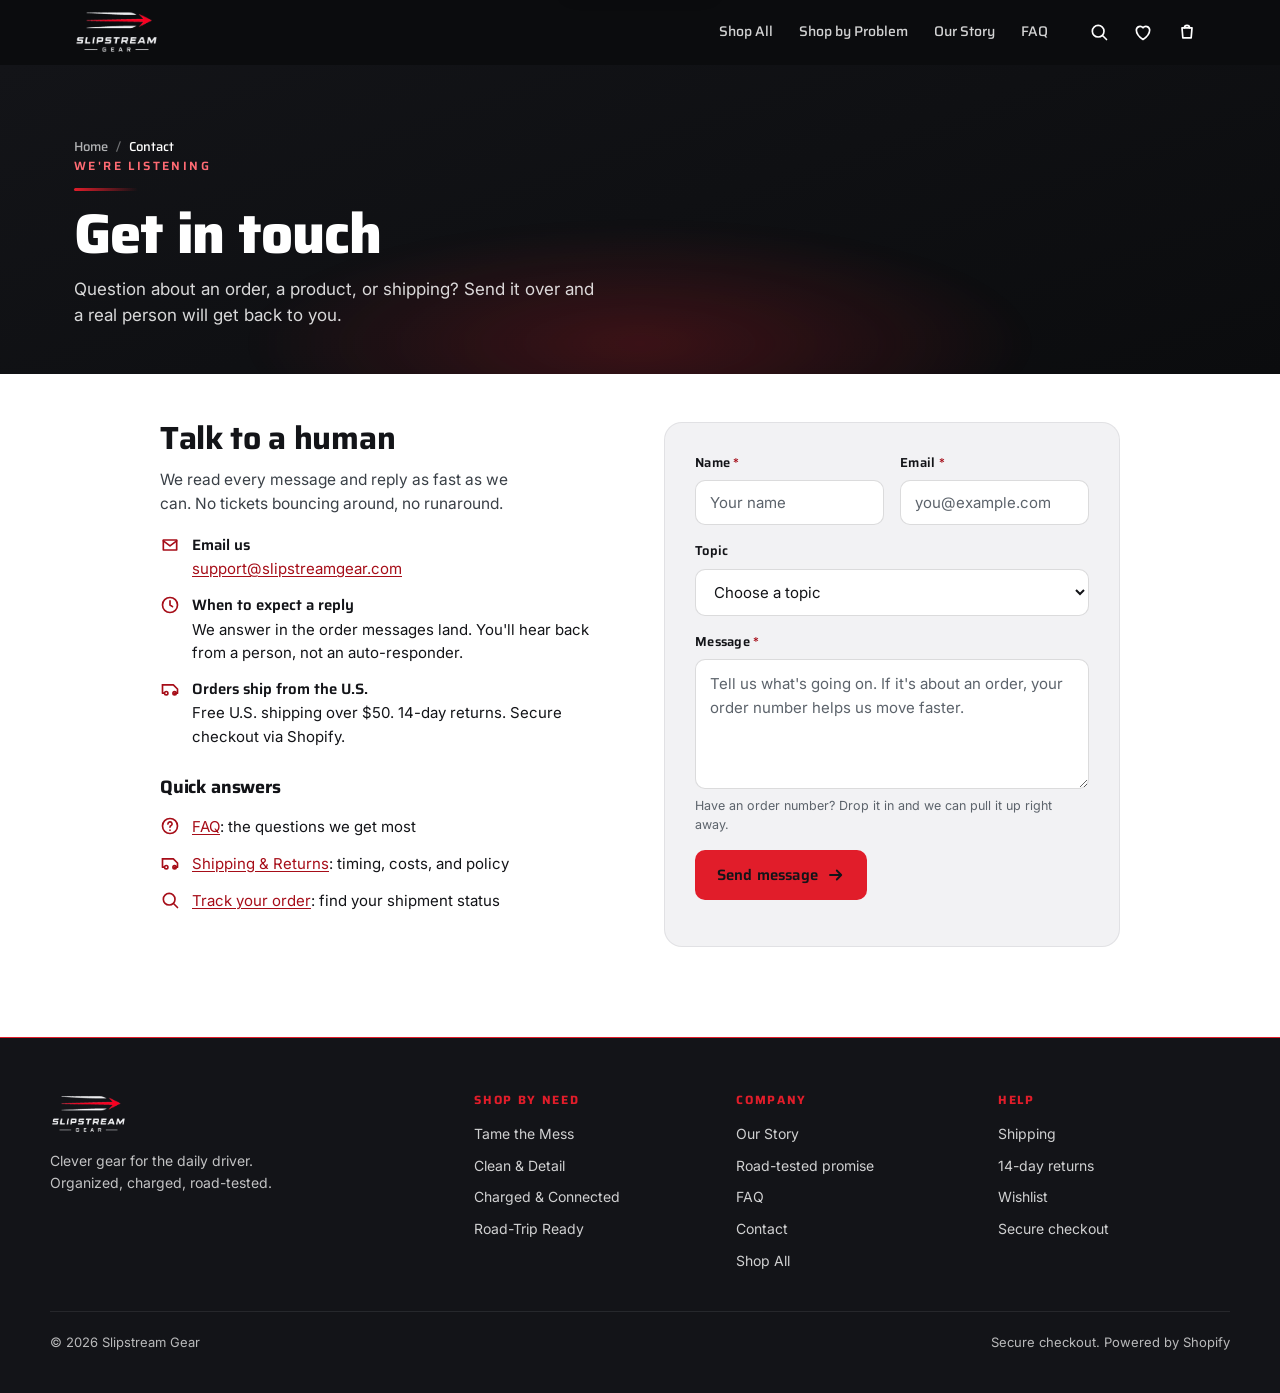
<file: prototype/contact.html>
<!DOCTYPE html>
<html lang="en">
<head>
<meta charset="utf-8">
<meta name="viewport" content="width=device-width, initial-scale=1">
<meta name="theme-color" content="#0B0C0E">
<title>Contact · Slipstream Gear</title>
<meta name="description" content="Questions about an order, a product, or shipping? Reach the Slipstream Gear team. We read every message and reply as fast as we can.">

<!-- favicon (dark mark for light tab UI; dark-scheme variant on dark tabs) -->
<link rel="icon" type="image/png" href="../brand/icon.png">
<link rel="icon" type="image/png" href="../brand/icon-light.png" media="(prefers-color-scheme: dark)">

<!-- Fonts: Saira (headings) + Inter (body) -->
<link rel="preconnect" href="https://fonts.googleapis.com">
<link rel="preconnect" href="https://fonts.gstatic.com" crossorigin>
<link href="https://fonts.googleapis.com/css2?family=Saira:wght@500;600;700;800&family=Inter:wght@400;500;600;700&display=swap" rel="stylesheet">

<link rel="stylesheet" href="assets/slipstream.css?v=5">
<link rel="stylesheet" href="assets/pages.css?v=6">

<!-- JS-failure safety net: if the script never runs, reveal everything -->
<noscript><style>[data-reveal]{opacity:1!important;transform:none!important;filter:none!important}</style></noscript>
</head>
<body>

<a class="skip-link" href="#top">Skip to content</a>
<!-- screen-reader live region for cart updates -->
<div class="vh" aria-live="polite" data-cart-live></div>

<!-- ===================== STICKY HEADER ===================== -->
<header class="site-header" data-header>
  <div class="wrap hdr-inner">
    <a class="brand" href="index.html" aria-label="Slipstream Gear home">
      <img src="../brand/logo-lockup-light.png" alt="Slipstream Gear" class="brand-logo">
    </a>
    <nav class="hdr-nav" aria-label="Primary">
      <a href="collection.html">Shop All</a>
      <a href="index.html#need">Shop by Problem</a>
      <a href="about.html">Our Story</a>
      <a href="faq.html">FAQ</a>
    </nav>
    <div class="hdr-actions">
      <button class="iconbtn" aria-label="Search">
        <svg viewBox="0 0 24 24" aria-hidden="true"><circle cx="11" cy="11" r="7"/><line x1="16.5" y1="16.5" x2="21" y2="21"/></svg>
      </button>
      <a class="iconbtn" href="wishlist.html" aria-label="Wishlist">
        <svg viewBox="0 0 24 24" aria-hidden="true"><path d="M12 21C12 21 4 15.5 4 9.5A4.5 4.5 0 0 1 12 7A4.5 4.5 0 0 1 20 9.5C20 15.5 12 21 12 21Z"/></svg>
      </a>
      <a class="iconbtn" href="cart.html" aria-label="Cart, empty" data-cart-btn>
        <svg viewBox="0 0 24 24" aria-hidden="true"><path d="M6 7h12l-1 12H7L6 7z"/><path d="M9 7a3 3 0 0 1 6 0"/></svg>
        <span class="cart-dot" aria-hidden="true" hidden>0</span>
      </a>
      <button class="iconbtn burger" aria-label="Menu" data-drawer-toggle aria-expanded="false" aria-controls="mobile-drawer">
        <svg viewBox="0 0 24 24" aria-hidden="true"><line x1="4" y1="7" x2="20" y2="7"/><line x1="4" y1="12" x2="20" y2="12"/><line x1="4" y1="17" x2="20" y2="17"/></svg>
      </button>
    </div>
  </div>
</header>

<!-- mobile nav drawer -->
<div class="drawer" data-drawer id="mobile-drawer" role="dialog" aria-modal="true" aria-label="Menu">
  <div class="drawer-panel">
    <a href="collection.html" data-drawer-close>Shop All</a>
    <a href="index.html#need" data-drawer-close>Shop by Problem</a>
    <a href="about.html" data-drawer-close>Our Story</a>
    <a href="faq.html" data-drawer-close>FAQ</a>
    <a href="wishlist.html" data-drawer-close>Wishlist</a>
  </div>
</div>

<main id="top">

  <!-- ===================== PAGE HERO ===================== -->
  <section class="page-hero" aria-label="Contact Slipstream Gear">
    <div class="wrap">
      <nav class="breadcrumb" aria-label="Breadcrumb">
        <a href="index.html">Home</a>
        <span class="sep" aria-hidden="true">/</span>
        <span aria-current="page">Contact</span>
      </nav>
      <p class="kicker">WE'RE LISTENING</p>
      <span class="streak-rule" aria-hidden="true"></span>
      <h1 class="page-hero-h1">Get in touch</h1>
      <p class="page-hero-sub">Question about an order, a product, or shipping? Send it over and a real person will get back to you.</p>
    </div>
  </section>

  <!-- ===================== CONTACT ===================== -->
  <section class="contact-section">
    <div class="wrap">
      <div class="contact-grid">

        <!-- left rail: direct contact + honest response note + quick links -->
        <div class="contact-aside" data-reveal>
          <h2>Talk to a human</h2>
          <p>We read every message and reply as fast as we can. No tickets bouncing around, no runaround.</p>

          <ul class="contact-points">
            <li>
              <svg viewBox="0 0 24 24" aria-hidden="true"><path d="M4 6h16v12H4z"/><path d="M4 7l8 6 8-6"/></svg>
              <span>
                <b>Email us</b>
                <a href="mailto:support@slipstreamgear.com">support@slipstreamgear.com</a>
              </span>
            </li>
            <li>
              <svg viewBox="0 0 24 24" aria-hidden="true"><circle cx="12" cy="12" r="9"/><path d="M12 7v5l3 2"/></svg>
              <span>
                <b>When to expect a reply</b>
                We answer in the order messages land. You'll hear back from a person, not an auto-responder.
              </span>
            </li>
            <li>
              <svg viewBox="0 0 24 24" aria-hidden="true"><path d="M3 7h13l5 5v5h-4"/><path d="M3 7v10h2"/><circle cx="7.5" cy="17" r="2"/><circle cx="17.5" cy="17" r="2"/></svg>
              <span>
                <b>Orders ship from the U.S.</b>
                Free U.S. shipping over $50. 14-day returns. Secure checkout via Shopify.
              </span>
            </li>
          </ul>

          <h2 style="font-size:18px;margin:30px 0 12px">Quick answers</h2>
          <ul class="contact-points">
            <li>
              <svg viewBox="0 0 24 24" aria-hidden="true"><circle cx="12" cy="12" r="9"/><path d="M9.5 9.5a2.5 2.5 0 1 1 3.5 2.3c-.8.4-1 .8-1 1.7"/><line x1="12" y1="17" x2="12" y2="17"/></svg>
              <span><a href="faq.html">FAQ</a>: the questions we get most</span>
            </li>
            <li>
              <svg viewBox="0 0 24 24" aria-hidden="true"><path d="M3 7h13l5 5v5h-4"/><path d="M3 7v10h2"/><circle cx="7.5" cy="17" r="2"/><circle cx="17.5" cy="17" r="2"/></svg>
              <span><a href="shipping-returns.html">Shipping &amp; Returns</a>: timing, costs, and policy</span>
            </li>
            <li>
              <svg viewBox="0 0 24 24" aria-hidden="true"><circle cx="11" cy="11" r="7"/><line x1="16.5" y1="16.5" x2="21" y2="21"/></svg>
              <span><a href="shipping-returns.html">Track your order</a>: find your shipment status</span>
            </li>
          </ul>
        </div>

        <!-- the form card (no backend; reuses the newsletter data-fakeform pattern) -->
        <form class="contact-form" data-fakeform data-reveal aria-label="Contact form">
          <div class="field-row">
            <div class="field">
              <label for="c-name">Name <span class="req" aria-hidden="true">*</span></label>
              <input id="c-name" name="name" type="text" autocomplete="name" placeholder="Your name" required>
            </div>
            <div class="field">
              <label for="c-email">Email <span class="req" aria-hidden="true">*</span></label>
              <input id="c-email" name="email" type="email" autocomplete="email" placeholder="you@example.com" required>
            </div>
          </div>

          <div class="field">
            <label for="c-topic">Topic</label>
            <select id="c-topic" name="topic">
              <option value="" disabled selected>Choose a topic</option>
              <option value="order">Help with an order</option>
              <option value="product">Product question</option>
              <option value="shipping">Shipping &amp; returns</option>
              <option value="wholesale">Wholesale or partnerships</option>
              <option value="other">Something else</option>
            </select>
          </div>

          <div class="field">
            <label for="c-message">Message <span class="req" aria-hidden="true">*</span></label>
            <textarea id="c-message" name="message" placeholder="Tell us what's going on. If it's about an order, your order number helps us move faster." required></textarea>
            <p class="field-help">Have an order number? Drop it in and we can pull it up right away.</p>
          </div>

          <button class="btn btn-amber" type="submit">
            Send message
            <svg class="arrow" viewBox="0 0 24 24" aria-hidden="true"><path d="M4 12h14M13 6l6 6-6 6"/></svg>
          </button>
          <p class="form-msg" role="status">Thanks, your message is on its way. We'll reply by email as fast as we can.</p>
        </form>

      </div>
    </div>
  </section>

</main>

<!-- ===================== FOOTER ===================== -->
<footer class="site-footer">
  <div class="wrap fgrid">
    <div class="fcol fbrand">
      <img src="../brand/logo-lockup-light.png" alt="Slipstream Gear" class="foot-logo">
      <p>Clever gear for the daily driver. Organized, charged, road-tested.</p>
    </div>
    <div class="fcol">
      <h4>Shop by need</h4>
      <a href="collection.html?cat=mess">Tame the Mess</a>
      <a href="collection.html?cat=clean">Clean &amp; Detail</a>
      <a href="collection.html?cat=charged">Charged &amp; Connected</a>
      <a href="collection.html?cat=road">Road-Trip Ready</a>
    </div>
    <div class="fcol">
      <h4>Company</h4>
      <a href="about.html">Our Story</a>
      <a href="about.html#promise">Road-tested promise</a>
      <a href="faq.html">FAQ</a>
      <a href="contact.html">Contact</a>
      <a href="collection.html">Shop All</a>
    </div>
    <div class="fcol">
      <h4>Help</h4>
      <a href="shipping-returns.html">Shipping</a>
      <a href="shipping-returns.html">14-day returns</a>
      <a href="wishlist.html">Wishlist</a>
      <a href="shipping-returns.html">Secure checkout</a>
    </div>
  </div>
  <div class="wrap fbar">
    <span>&copy; 2026 Slipstream Gear</span>
    <span>Secure checkout. Powered by Shopify</span>
  </div>
</footer>

<script src="assets/slipstream.js?v=3"></script>
</body>
</html>
</file>
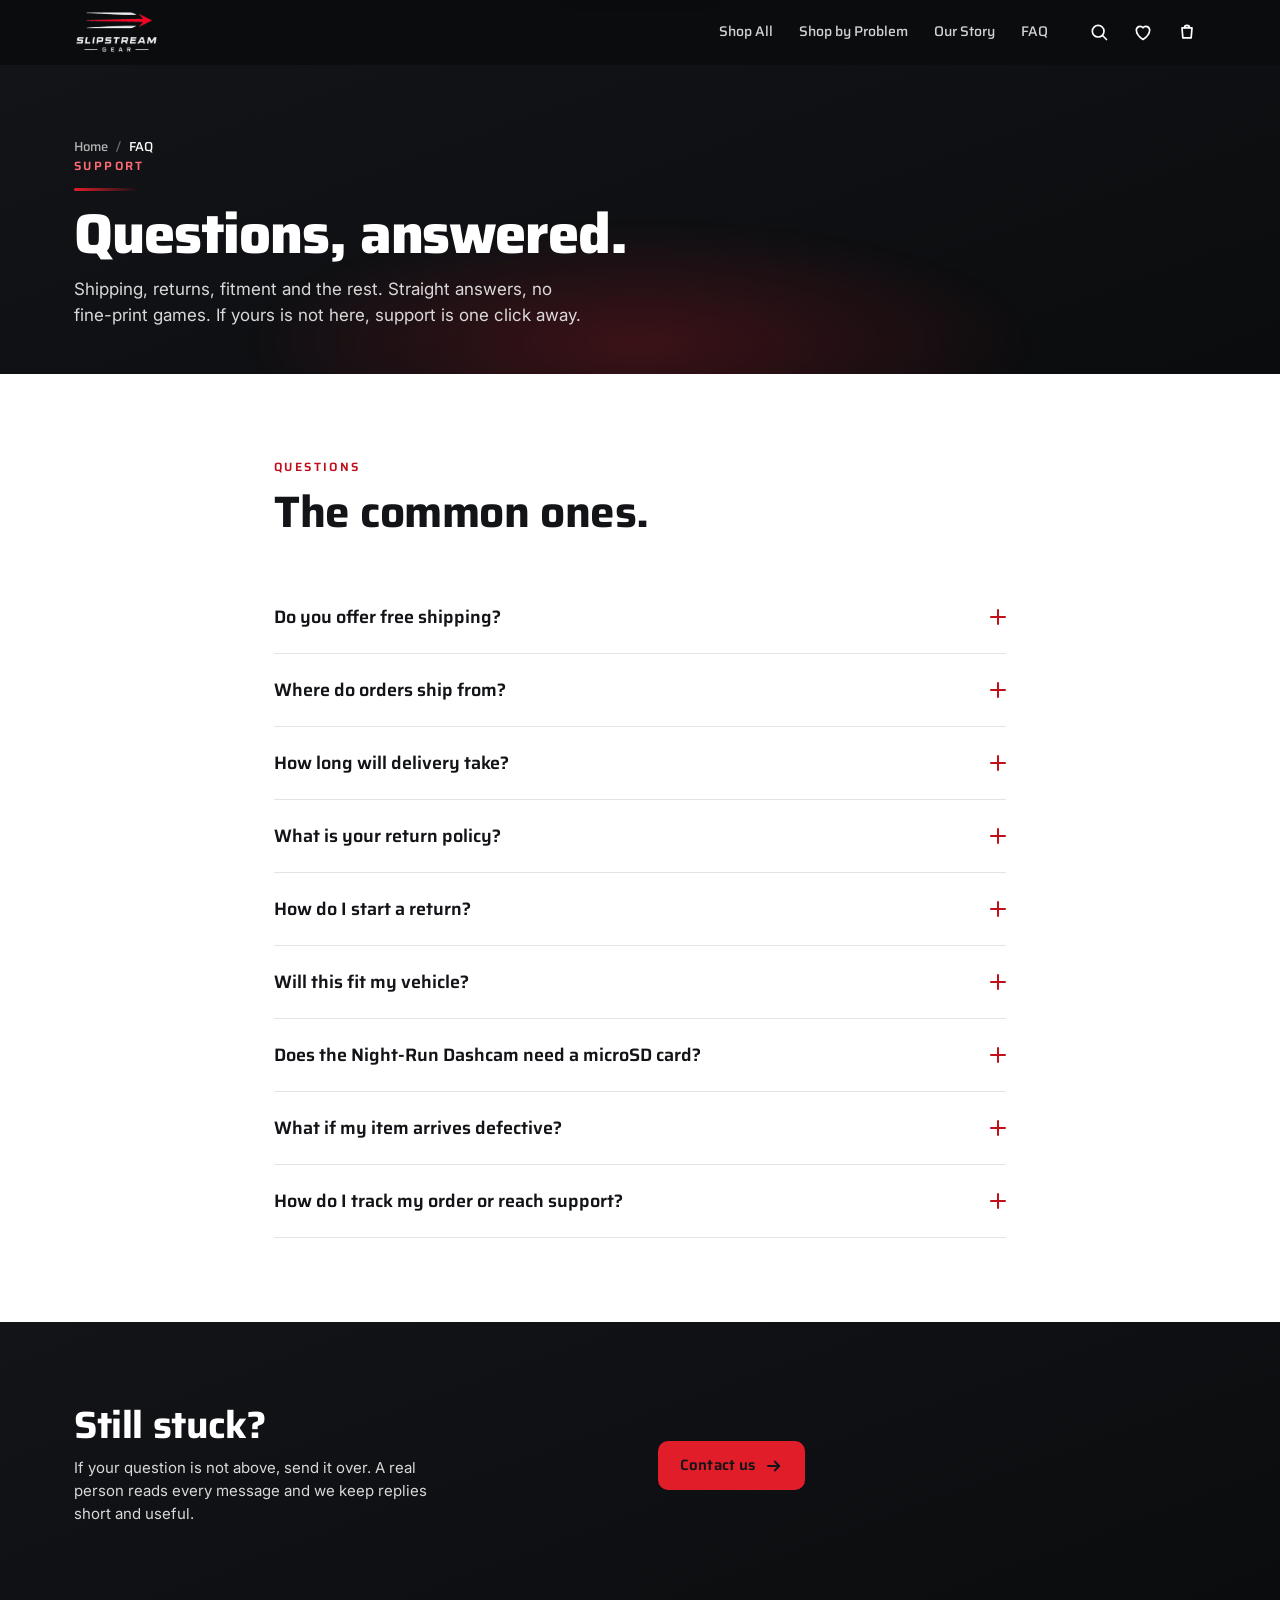
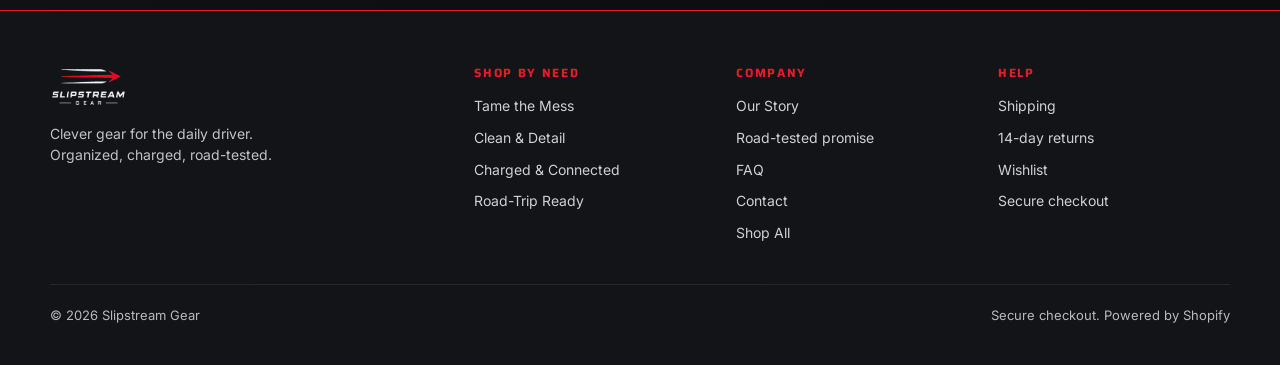
<file: prototype/faq.html>
<!DOCTYPE html>
<html lang="en">
<head>
<meta charset="utf-8">
<meta name="viewport" content="width=device-width, initial-scale=1">
<meta name="theme-color" content="#0B0C0E">
<title>FAQ · Slipstream Gear</title>
<meta name="description" content="Answers on shipping, returns, fitment, dashcam storage, warranty, order tracking and support. Free U.S. shipping over $50, 14-day returns, ships from the U.S.">

<!-- favicon (dark mark for light tab UI; dark-scheme variant on dark tabs) -->
<link rel="icon" type="image/png" href="../brand/icon.png">
<link rel="icon" type="image/png" href="../brand/icon-light.png" media="(prefers-color-scheme: dark)">

<!-- Fonts: Saira (headings) + Inter (body) -->
<link rel="preconnect" href="https://fonts.googleapis.com">
<link rel="preconnect" href="https://fonts.gstatic.com" crossorigin>
<link href="https://fonts.googleapis.com/css2?family=Saira:wght@500;600;700;800&family=Inter:wght@400;500;600;700&display=swap" rel="stylesheet">

<link rel="stylesheet" href="assets/slipstream.css?v=5">
<link rel="stylesheet" href="assets/pages.css?v=6">

<!-- JS-failure safety net: if the script never runs, reveal everything -->
<noscript><style>[data-reveal]{opacity:1!important;transform:none!important;filter:none!important}</style></noscript>
</head>
<body>

<a class="skip-link" href="#top">Skip to content</a>
<!-- screen-reader live region for cart updates -->
<div class="vh" aria-live="polite" data-cart-live></div>

<!-- ===================== STICKY HEADER ===================== -->
<header class="site-header" data-header>
  <div class="wrap hdr-inner">
    <a class="brand" href="index.html" aria-label="Slipstream Gear home">
      <img src="../brand/logo-lockup-light.png" alt="Slipstream Gear" class="brand-logo">
    </a>
    <nav class="hdr-nav" aria-label="Primary">
      <a href="collection.html">Shop All</a>
      <a href="index.html#need">Shop by Problem</a>
      <a href="about.html">Our Story</a>
      <a href="faq.html">FAQ</a>
    </nav>
    <div class="hdr-actions">
      <button class="iconbtn" aria-label="Search">
        <svg viewBox="0 0 24 24" aria-hidden="true"><circle cx="11" cy="11" r="7"/><line x1="16.5" y1="16.5" x2="21" y2="21"/></svg>
      </button>
      <a class="iconbtn" href="wishlist.html" aria-label="Wishlist">
        <svg viewBox="0 0 24 24" aria-hidden="true"><path d="M12 21C12 21 4 15.5 4 9.5A4.5 4.5 0 0 1 12 7A4.5 4.5 0 0 1 20 9.5C20 15.5 12 21 12 21Z"/></svg>
      </a>
      <a class="iconbtn" href="cart.html" aria-label="Cart, empty" data-cart-btn>
        <svg viewBox="0 0 24 24" aria-hidden="true"><path d="M6 7h12l-1 12H7L6 7z"/><path d="M9 7a3 3 0 0 1 6 0"/></svg>
        <span class="cart-dot" aria-hidden="true" hidden>0</span>
      </a>
      <button class="iconbtn burger" aria-label="Menu" data-drawer-toggle aria-expanded="false" aria-controls="mobile-drawer">
        <svg viewBox="0 0 24 24" aria-hidden="true"><line x1="4" y1="7" x2="20" y2="7"/><line x1="4" y1="12" x2="20" y2="12"/><line x1="4" y1="17" x2="20" y2="17"/></svg>
      </button>
    </div>
  </div>
</header>

<!-- mobile nav drawer -->
<div class="drawer" data-drawer id="mobile-drawer" role="dialog" aria-modal="true" aria-label="Menu">
  <div class="drawer-panel">
    <a href="collection.html" data-drawer-close>Shop All</a>
    <a href="index.html#need" data-drawer-close>Shop by Problem</a>
    <a href="about.html" data-drawer-close>Our Story</a>
    <a href="faq.html" data-drawer-close>FAQ</a>
    <a href="wishlist.html" data-drawer-close>Wishlist</a>
  </div>
</div>

<main id="top">

  <!-- ===================== PAGE HERO ===================== -->
  <section class="page-hero" aria-label="Frequently asked questions">
    <div class="wrap">
      <nav class="breadcrumb" aria-label="Breadcrumb">
        <a href="index.html">Home</a>
        <span class="sep" aria-hidden="true">/</span>
        <span aria-current="page">FAQ</span>
      </nav>
      <p class="kicker">SUPPORT</p>
      <span class="streak-rule" aria-hidden="true"></span>
      <h1 class="page-hero-h1">Questions, answered.</h1>
      <p class="page-hero-sub">Shipping, returns, fitment and the rest. Straight answers, no fine-print games. If yours is not here, support is one click away.</p>
    </div>
  </section>

  <!-- ===================== FAQ ===================== -->
  <section class="section faq">
    <div class="wrap faq-wrap">
      <div class="sec-head" data-reveal>
        <p class="kicker">QUESTIONS</p>
        <h2>The common ones.</h2>
      </div>
      <div class="qa-list" data-reveal>

        <div class="qa">
          <button class="qa-q" aria-expanded="false" aria-controls="faq-a1">Do you offer free shipping?<span class="qa-ic" aria-hidden="true"></span></button>
          <div class="qa-a" id="faq-a1" hidden><p>Yes. Orders over $50 ship free within the U.S. If your order is under $50, a flat shipping rate shows at checkout before you pay, so there are no surprises.</p></div>
        </div>

        <div class="qa">
          <button class="qa-q" aria-expanded="false" aria-controls="faq-a2">Where do orders ship from?<span class="qa-ic" aria-hidden="true"></span></button>
          <div class="qa-a" id="faq-a2" hidden><p>Everything ships from within the U.S. We currently ship to U.S. addresses only.</p></div>
        </div>

        <div class="qa">
          <button class="qa-q" aria-expanded="false" aria-controls="faq-a3">How long will delivery take?<span class="qa-ic" aria-hidden="true"></span></button>
          <div class="qa-a" id="faq-a3" hidden><p>Orders are packed within a business day or two, then handed to the carrier. Transit time depends on your address and the method shown at checkout. You will get a tracking link by email as soon as the label scans, so you can follow it the whole way.</p></div>
        </div>

        <div class="qa">
          <button class="qa-q" aria-expanded="false" aria-controls="faq-a4">What is your return policy?<span class="qa-ic" aria-hidden="true"></span></button>
          <div class="qa-a" id="faq-a4" hidden><p>You have 14 days from delivery to return an item in resellable condition. Once we receive it, we refund the original payment method.</p></div>
        </div>

        <div class="qa">
          <button class="qa-q" aria-expanded="false" aria-controls="faq-a5">How do I start a return?<span class="qa-ic" aria-hidden="true"></span></button>
          <div class="qa-a" id="faq-a5" hidden><p>Reply to your order confirmation email or reach us through the <a href="contact.html">contact page</a> with your order number. We will send return instructions and a return address. You cover return shipping on general returns, and we cover it on defective or not-as-described items.</p></div>
        </div>

        <div class="qa">
          <button class="qa-q" aria-expanded="false" aria-controls="faq-a6">Will this fit my vehicle?<span class="qa-ic" aria-hidden="true"></span></button>
          <div class="qa-a" id="faq-a6" hidden><p>Most of our gear is built to be universal. Vent mounts clip to standard horizontal and vertical blades, organizers and fillers adjust to common cabin gaps, and pads trim to fit. Each product page lists the specs and dimensions so you can check against your car before you buy. If you are unsure, send us your make and model and we will tell you straight.</p></div>
        </div>

        <div class="qa">
          <button class="qa-q" aria-expanded="false" aria-controls="faq-a7">Does the Night-Run Dashcam need a microSD card?<span class="qa-ic" aria-hidden="true"></span></button>
          <div class="qa-a" id="faq-a7" hidden><p>Yes. The dashcam records to a microSD card, which is not included. We recommend a high-endurance card rated for continuous recording. The camera loop-records, writing over the oldest footage once the card fills, so you always have your most recent drives.</p></div>
        </div>

        <div class="qa">
          <button class="qa-q" aria-expanded="false" aria-controls="faq-a8">What if my item arrives defective?<span class="qa-ic" aria-hidden="true"></span></button>
          <div class="qa-a" id="faq-a8" hidden><p>If something shows up damaged or stops working as it should, contact us with your order number and a quick description or photo. We will sort out a replacement or refund. This is separate from the 14-day return window, so reach out even if some time has passed.</p></div>
        </div>

        <div class="qa">
          <button class="qa-q" aria-expanded="false" aria-controls="faq-a9">How do I track my order or reach support?<span class="qa-ic" aria-hidden="true"></span></button>
          <div class="qa-a" id="faq-a9" hidden><p>Your shipping confirmation email includes a tracking link you can check anytime. For anything else, use our <a href="contact.html">contact page</a> and include your order number so we can find it fast.</p></div>
        </div>

      </div>
    </div>
  </section>

  <!-- ===================== CLOSING CTA ===================== -->
  <section class="section news">
    <div class="wrap news-inner" data-reveal>
      <div class="news-copy">
        <h2>Still stuck?</h2>
        <p>If your question is not above, send it over. A real person reads every message and we keep replies short and useful.</p>
      </div>
      <div class="news-form">
        <a class="btn btn-amber" href="contact.html">
          Contact us
          <svg class="arrow" viewBox="0 0 24 24" aria-hidden="true"><path d="M4 12h14M13 6l6 6-6 6"/></svg>
        </a>
      </div>
    </div>
  </section>

</main>

<!-- ===================== FOOTER ===================== -->
<footer class="site-footer">
  <div class="wrap fgrid">
    <div class="fcol fbrand">
      <img src="../brand/logo-lockup-light.png" alt="Slipstream Gear" class="foot-logo">
      <p>Clever gear for the daily driver. Organized, charged, road-tested.</p>
    </div>
    <div class="fcol">
      <h4>Shop by need</h4>
      <a href="collection.html?cat=mess">Tame the Mess</a>
      <a href="collection.html?cat=clean">Clean &amp; Detail</a>
      <a href="collection.html?cat=charged">Charged &amp; Connected</a>
      <a href="collection.html?cat=road">Road-Trip Ready</a>
    </div>
    <div class="fcol">
      <h4>Company</h4>
      <a href="about.html">Our Story</a>
      <a href="about.html#promise">Road-tested promise</a>
      <a href="faq.html">FAQ</a>
      <a href="contact.html">Contact</a>
      <a href="collection.html">Shop All</a>
    </div>
    <div class="fcol">
      <h4>Help</h4>
      <a href="shipping-returns.html">Shipping</a>
      <a href="shipping-returns.html">14-day returns</a>
      <a href="wishlist.html">Wishlist</a>
      <a href="shipping-returns.html">Secure checkout</a>
    </div>
  </div>
  <div class="wrap fbar">
    <span>&copy; 2026 Slipstream Gear</span>
    <span>Secure checkout. Powered by Shopify</span>
  </div>
</footer>

<script src="assets/slipstream.js?v=3"></script>
</body>
</html>
</file>
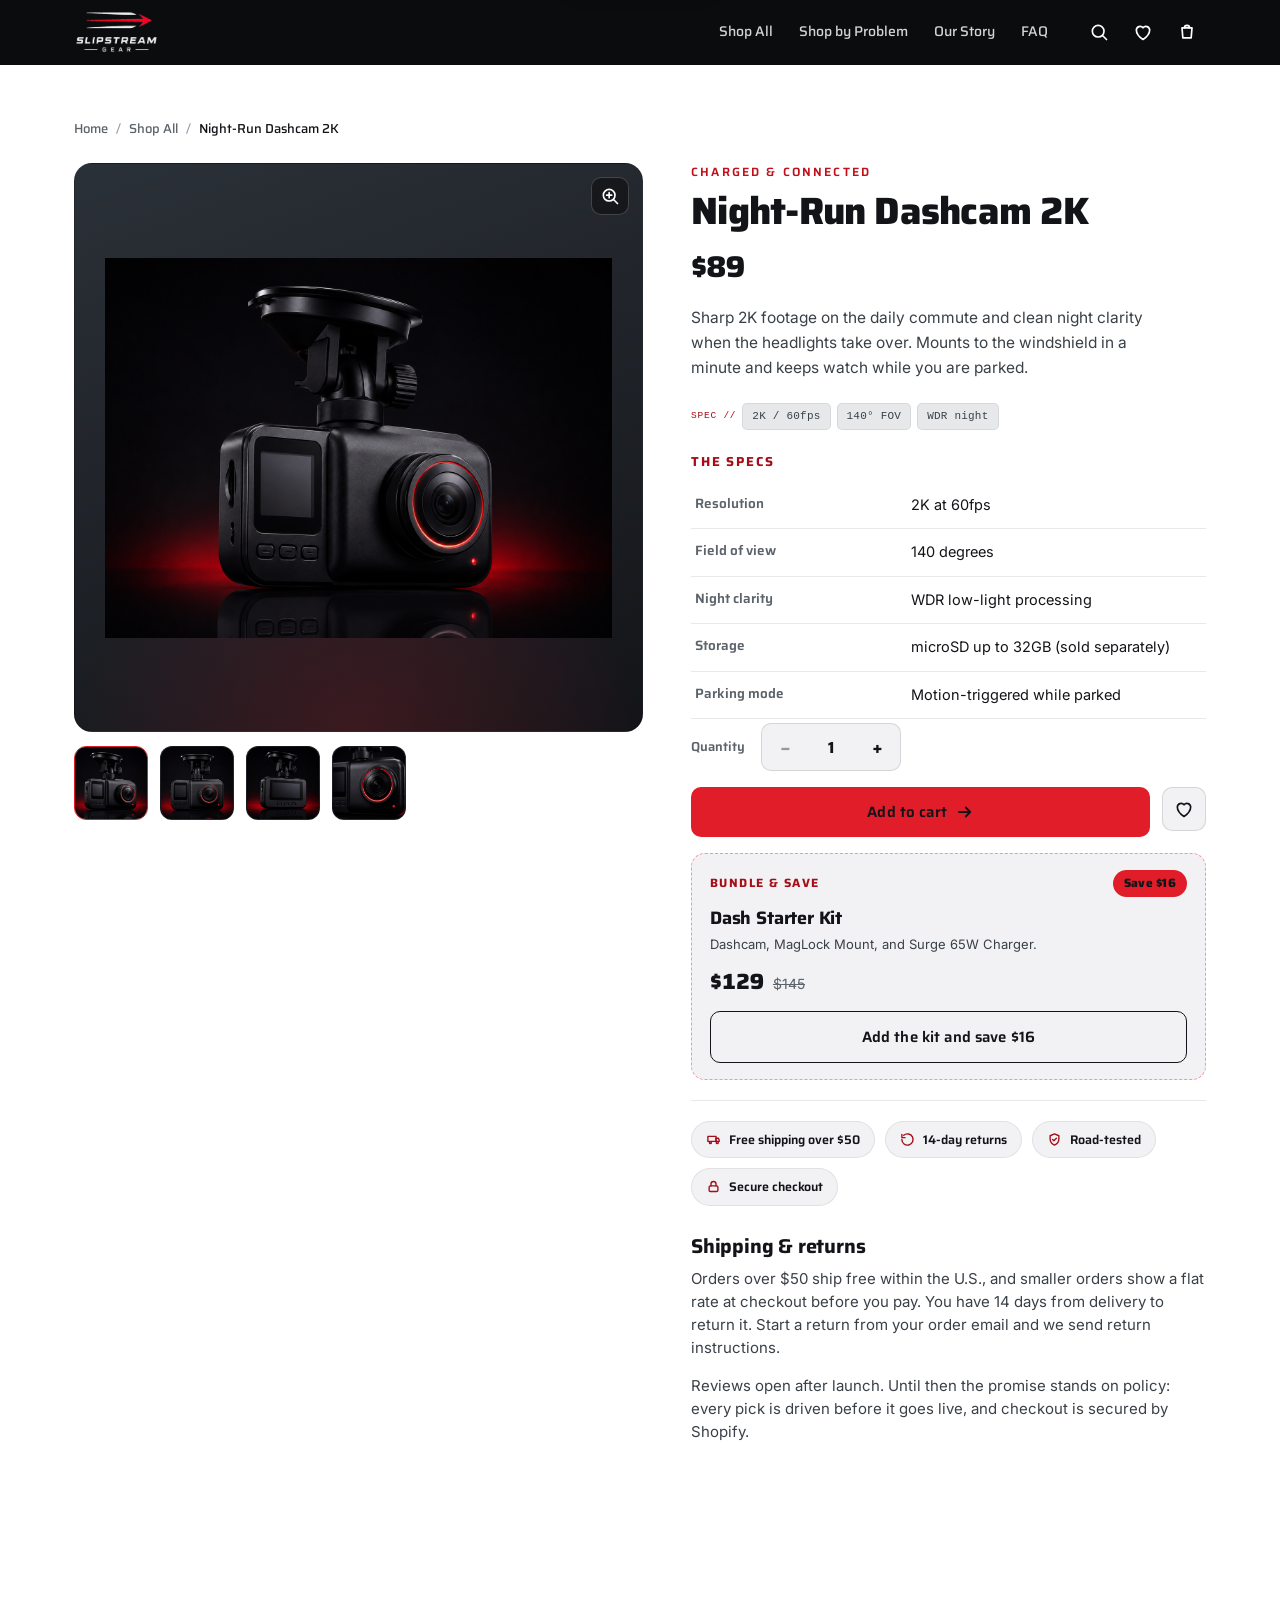
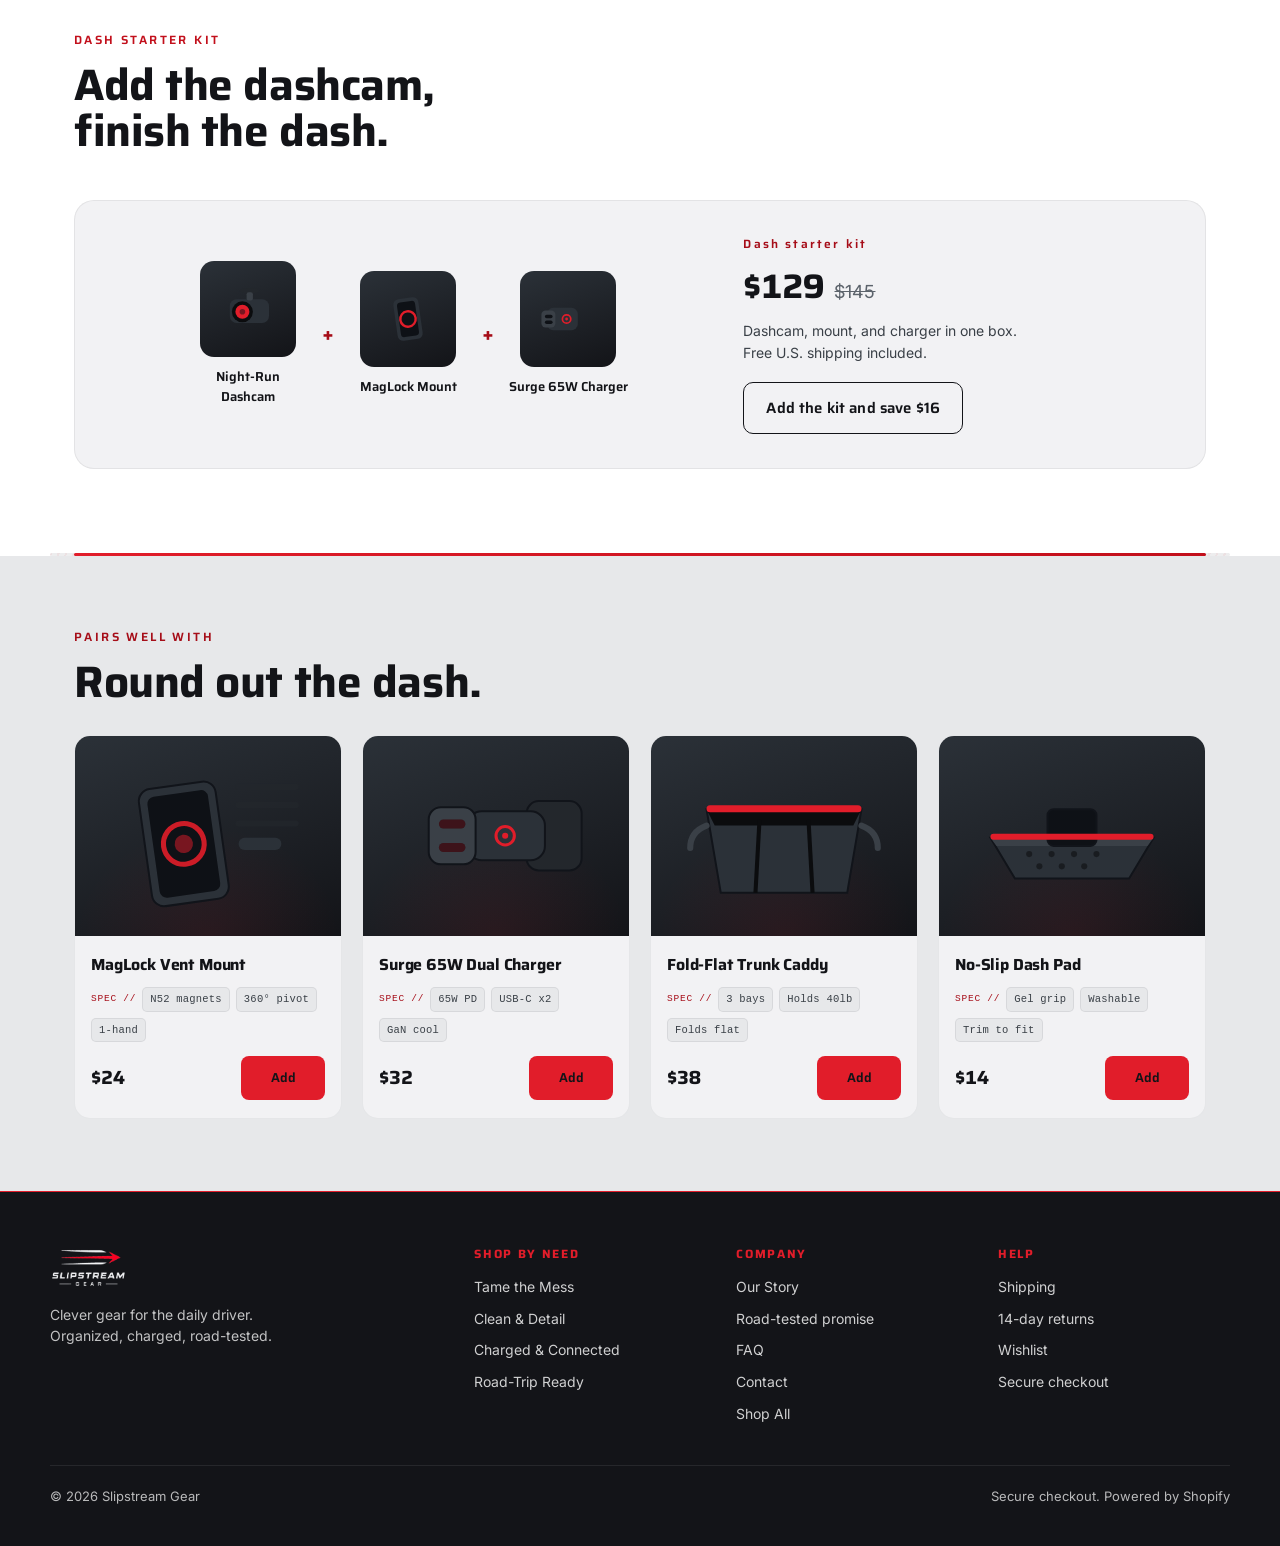
<file: prototype/product.html>
<!DOCTYPE html>
<html lang="en">
<head>
<meta charset="utf-8">
<meta name="viewport" content="width=device-width, initial-scale=1">
<meta name="theme-color" content="#0B0C0E">
<title>Night-Run Dashcam 2K · Slipstream Gear</title>
<meta name="description" content="The Night-Run Dashcam 2K records sharp 2K/60fps with a 140-degree view and WDR night clarity. Suction mount, parking mode, up to 32GB. Road-tested for the daily driver.">

<!-- favicon (dark mark for light tab UI; dark-scheme variant on dark tabs) -->
<link rel="icon" type="image/png" href="../brand/icon.png">
<link rel="icon" type="image/png" href="../brand/icon-light.png" media="(prefers-color-scheme: dark)">

<!-- Fonts: Saira (headings) + Inter (body) -->
<link rel="preconnect" href="https://fonts.googleapis.com">
<link rel="preconnect" href="https://fonts.gstatic.com" crossorigin>
<link href="https://fonts.googleapis.com/css2?family=Saira:wght@500;600;700;800&family=Inter:wght@400;500;600;700&display=swap" rel="stylesheet">

<link rel="stylesheet" href="assets/slipstream.css?v=5">
<link rel="stylesheet" href="assets/pages.css?v=6">

<!-- JS-failure safety net: if the script never runs, reveal everything -->
<noscript><style>[data-reveal]{opacity:1!important;transform:none!important;filter:none!important}</style></noscript>
</head>
<body>

<a class="skip-link" href="#top">Skip to content</a>
<!-- screen-reader live region for cart updates -->
<div class="vh" aria-live="polite" data-cart-live></div>

<!-- ===================== STICKY HEADER ===================== -->
<header class="site-header" data-header>
  <div class="wrap hdr-inner">
    <a class="brand" href="index.html" aria-label="Slipstream Gear home">
      <img src="../brand/logo-lockup-light.png" alt="Slipstream Gear" class="brand-logo">
    </a>
    <nav class="hdr-nav" aria-label="Primary">
      <a href="collection.html">Shop All</a>
      <a href="index.html#need">Shop by Problem</a>
      <a href="about.html">Our Story</a>
      <a href="faq.html">FAQ</a>
    </nav>
    <div class="hdr-actions">
      <button class="iconbtn" aria-label="Search">
        <svg viewBox="0 0 24 24" aria-hidden="true"><circle cx="11" cy="11" r="7"/><line x1="16.5" y1="16.5" x2="21" y2="21"/></svg>
      </button>
      <a class="iconbtn" href="wishlist.html" aria-label="Wishlist">
        <svg viewBox="0 0 24 24" aria-hidden="true"><path d="M12 21C12 21 4 15.5 4 9.5A4.5 4.5 0 0 1 12 7A4.5 4.5 0 0 1 20 9.5C20 15.5 12 21 12 21Z"/></svg>
      </a>
      <a class="iconbtn" href="cart.html" aria-label="Cart, empty" data-cart-btn>
        <svg viewBox="0 0 24 24" aria-hidden="true"><path d="M6 7h12l-1 12H7L6 7z"/><path d="M9 7a3 3 0 0 1 6 0"/></svg>
        <span class="cart-dot" aria-hidden="true" hidden>0</span>
      </a>
      <button class="iconbtn burger" aria-label="Menu" data-drawer-toggle aria-expanded="false" aria-controls="mobile-drawer">
        <svg viewBox="0 0 24 24" aria-hidden="true"><line x1="4" y1="7" x2="20" y2="7"/><line x1="4" y1="12" x2="20" y2="12"/><line x1="4" y1="17" x2="20" y2="17"/></svg>
      </button>
    </div>
  </div>
</header>

<!-- mobile nav drawer -->
<div class="drawer" data-drawer id="mobile-drawer" role="dialog" aria-modal="true" aria-label="Menu">
  <div class="drawer-panel">
    <a href="collection.html" data-drawer-close>Shop All</a>
    <a href="index.html#need" data-drawer-close>Shop by Problem</a>
    <a href="about.html" data-drawer-close>Our Story</a>
    <a href="faq.html" data-drawer-close>FAQ</a>
    <a href="wishlist.html" data-drawer-close>Wishlist</a>
  </div>
</div>

<main id="top">

  <!-- ===================== PDP ===================== -->
  <section class="product">
    <div class="wrap">

      <!-- breadcrumb -->
      <nav class="breadcrumb" aria-label="Breadcrumb">
        <a href="index.html">Home</a>
        <span class="sep" aria-hidden="true">/</span>
        <a href="collection.html">Shop All</a>
        <span class="sep" aria-hidden="true">/</span>
        <span aria-current="page">Night-Run Dashcam 2K</span>
      </nav>

      <div class="product-grid">

        <!-- ---------- GALLERY (left) ---------- -->
        <div class="pdp-gallery" data-reveal style="--i:0">
          <div class="pdp-main" data-gallery-main>
            <img class="prod" src="assets/products/dashcam-1.png" alt="Night-Run Dashcam 2K, front three-quarter view" width="900" height="675">
          </div>

          <!-- thumbnail chips -->
          <div class="pdp-thumbs" role="group" aria-label="Product views">
            <button class="pdp-thumb is-active" aria-pressed="true" aria-label="Front three-quarter view" data-full="assets/products/dashcam-1.png">
              <img src="assets/products/dashcam-1.png" alt="" width="120" height="120" loading="lazy">
            </button>
            <button class="pdp-thumb" aria-pressed="false" aria-label="Front view, lens facing" data-full="assets/products/dashcam-2.png">
              <img src="assets/products/dashcam-2.png" alt="" width="120" height="120" loading="lazy">
            </button>
            <button class="pdp-thumb" aria-pressed="false" aria-label="Rear screen view" data-full="assets/products/dashcam-3.png">
              <img src="assets/products/dashcam-3.png" alt="" width="120" height="120" loading="lazy">
            </button>
            <button class="pdp-thumb" aria-pressed="false" aria-label="Lens close-up" data-full="assets/products/dashcam-4.png">
              <img src="assets/products/dashcam-4.png" alt="" width="120" height="120" loading="lazy">
            </button>
          </div>
        </div>

        <!-- ---------- BUY-BOX (right) ---------- -->
        <div class="buybox" data-reveal style="--i:1" data-buybox>
          <p class="eyebrow-line">Charged &amp; Connected</p>
          <h1>Night-Run Dashcam 2K</h1>

          <div class="pdp-price">
            <span class="price">$89</span>
          </div>

          <p class="pdp-lead">Sharp 2K footage on the daily commute and clean night clarity when the headlights take over. Mounts to the windshield in a minute and keeps watch while you are parked.</p>

          <div class="spectags">
            <span>2K / 60fps</span><span>140&deg; FOV</span><span>WDR night</span>
          </div>

          <!-- spec table -->
          <table class="spec-table">
            <caption>The specs</caption>
            <tbody>
              <tr><th scope="row">Resolution</th><td>2K at 60fps</td></tr>
              <tr><th scope="row">Field of view</th><td>140 degrees</td></tr>
              <tr><th scope="row">Night clarity</th><td>WDR low-light processing</td></tr>
              <tr><th scope="row">Storage</th><td>microSD up to 32GB (sold separately)</td></tr>
              <tr><th scope="row">Parking mode</th><td>Motion-triggered while parked</td></tr>
            </tbody>
          </table>

          <!-- quantity + ATC -->
          <div class="qty-row">
            <span class="qty-label" id="qty-label">Quantity</span>
            <div class="qty-stepper" data-qty>
              <button type="button" aria-label="Decrease quantity" data-qty-dec>&minus;</button>
              <input type="number" value="1" min="1" max="10" inputmode="numeric"
                     aria-labelledby="qty-label" data-qty-input>
              <button type="button" aria-label="Increase quantity" data-qty-inc>+</button>
            </div>
          </div>

          <!-- primary ATC is the ONLY red fill; heart uses save-toggle (buy-box rule) -->
          <div class="buybox-cta">
            <button class="btn btn-amber" data-add>
              Add to cart
              <svg class="arrow" viewBox="0 0 24 24" aria-hidden="true"><path d="M4 12h14M13 6l6 6-6 6"/></svg>
            </button>
            <button class="save-toggle" type="button" aria-pressed="false" aria-label="Save Night-Run Dashcam 2K to wishlist" data-save data-id="night-run-dashcam-2k">
              <svg viewBox="0 0 24 24" aria-hidden="true"><path d="M12 21C12 21 4 15.5 4 9.5A4.5 4.5 0 0 1 12 7A4.5 4.5 0 0 1 20 9.5C20 15.5 12 21 12 21Z"/></svg>
            </button>
          </div>

          <!-- bundle and save: buy the Dash Starter Kit straight from the buy-box -->
          <div class="bundle-save" data-bundle data-reveal>
            <div class="bs-top">
              <span class="bs-tag">Bundle &amp; save</span>
              <span class="bs-save">Save $16</span>
            </div>
            <p class="bundle-eyebrow bs-name">Dash Starter Kit</p>
            <p class="bs-items">Dashcam, MagLock Mount, and Surge 65W Charger.</p>
            <div class="bs-pricerow"><span class="price">$129</span> <s class="bs-was">$145</s></div>
            <button class="btn btn-outline bs-add" type="button" data-add>Add the kit and save $16</button>
          </div>

          <!-- trust pills -->
          <div class="trust-pills">
            <span class="trust-pill"><svg viewBox="0 0 24 24" aria-hidden="true"><path d="M3 7h13v8H3z"/><path d="M16 10h4l1 3v2h-5z"/><circle cx="7" cy="17" r="1.6"/><circle cx="18" cy="17" r="1.6"/></svg>Free shipping over $50</span>
            <span class="trust-pill"><svg viewBox="0 0 24 24" aria-hidden="true"><path d="M3 12a9 9 0 1 0 3-6.7"/><path d="M3 4v5h5"/></svg>14-day returns</span>
            <span class="trust-pill"><svg viewBox="0 0 24 24" aria-hidden="true"><path d="M12 3l7 3v5c0 4.5-3 8-7 10-4-2-7-5.5-7-10V6z"/><path d="M9 12l2 2 4-4"/></svg>Road-tested</span>
            <span class="trust-pill"><svg viewBox="0 0 24 24" aria-hidden="true"><rect x="5" y="11" width="14" height="9" rx="2"/><path d="M8 11V8a4 4 0 0 1 8 0v3"/></svg>Secure checkout</span>
          </div>

          <!-- honest shipping / returns note -->
          <div class="pdp-detail">
            <h2>Shipping &amp; returns</h2>
            <p>Orders over $50 ship free within the U.S., and smaller orders show a flat rate at checkout before you pay. You have 14 days from delivery to return it. Start a return from your order email and we send return instructions.</p>
            <p>Reviews open after launch. Until then the promise stands on policy: every pick is driven before it goes live, and checkout is secured by Shopify.</p>
          </div>
        </div>

      </div>
    </div>
  </section>

  <!-- ===================== BUNDLE BAND: DASH STARTER KIT ===================== -->
  <section class="section kit" id="kit">
    <div class="wrap">
      <div class="sec-head" data-reveal>
        <p class="kicker">DASH STARTER KIT</p>
        <h2>Add the dashcam, finish the dash.</h2>
      </div>
      <div class="bundle" data-reveal>
        <div class="bundle-items">
          <div class="bi" data-reveal-group>
            <span class="bi-cell" data-reveal style="--i:0">
              <svg viewBox="0 0 120 120" class="bi-svg" aria-hidden="true"><rect x="34" y="46" width="56" height="34" rx="10" fill="#2b3138"/><ellipse cx="62" cy="34" rx="14" ry="4" fill="#23272c"/><rect x="58" y="36" width="9" height="12" rx="3" fill="#3a4047"/><circle cx="52" cy="64" r="15" fill="#0B0C0E"/><circle cx="52" cy="64" r="10" fill="#E11D2A"/><circle cx="52" cy="64" r="4" fill="#0e1116" opacity=".5"/></svg>
              <b>Night-Run Dashcam</b>
            </span>
            <span class="bi-plus" aria-hidden="true">+</span>
            <span class="bi-cell" data-reveal style="--i:1">
              <svg viewBox="0 0 120 120" class="bi-svg" aria-hidden="true"><g transform="rotate(-8 60 60)"><rect x="42" y="30" width="36" height="60" rx="8" fill="#2b3138"/><rect x="47" y="35" width="26" height="50" rx="5" fill="#0e1116"/><circle cx="60" cy="60" r="11" fill="none" stroke="#E11D2A" stroke-width="3.5"/></g></svg>
              <b>MagLock Mount</b>
            </span>
            <span class="bi-plus" aria-hidden="true">+</span>
            <span class="bi-cell" data-reveal style="--i:2">
              <svg viewBox="0 0 120 120" class="bi-svg" aria-hidden="true"><rect x="30" y="44" width="44" height="32" rx="9" fill="#2b3138"/><rect x="22" y="48" width="20" height="24" rx="6" fill="#3a4047"/><rect x="27" y="54" width="11" height="5" rx="2.5" fill="#0e1116"/><rect x="27" y="62" width="11" height="5" rx="2.5" fill="#0e1116"/><circle cx="58" cy="60" r="6" fill="none" stroke="#E11D2A" stroke-width="2.4"/><circle cx="58" cy="60" r="2" fill="#E11D2A"/></svg>
              <b>Surge 65W Charger</b>
            </span>
          </div>
        </div>
        <div class="bundle-buy">
          <p class="bundle-eyebrow">Dash starter kit</p>
          <div class="bundle-price"><span class="price">$129</span> <s class="was">$145</s></div>
          <p class="bundle-note">Dashcam, mount, and charger in one box. Free U.S. shipping included.</p>
          <!-- primary ATC stays amber elsewhere; this secondary bundle CTA is outline (buy-box rule).
               It navigates rather than adds, so the verb reads as navigation, not a purchase. -->
          <div class="bundle-cta">
            <button class="btn btn-outline" type="button" data-add>Add the kit and save $16</button>
          </div>
        </div>
      </div>
    </div>
  </section>

  <!-- amber speed-rule divider -->
  <div class="speedrule wrap" aria-hidden="true"><span class="sr-fill" data-pct="100"></span></div>

  <!-- ===================== PAIRS WELL WITH (cross-sell) ===================== -->
  <section class="cross-sell">
    <div class="wrap">
      <div class="sec-head" data-reveal>
        <p class="kicker">PAIRS WELL WITH</p>
        <h2>Round out the dash.</h2>
      </div>
      <div class="cross-row" data-reveal-group>

        <!-- MagLock Vent Mount -->
        <article class="pcard" data-reveal style="--i:0">
          <a class="pcard-link" href="product.html?id=maglock-vent-mount" aria-label="MagLock Vent Mount"></a>
          <div class="pimg">
            <svg viewBox="0 0 240 180" class="prod" aria-hidden="true">
              <g stroke="#23272c" stroke-width="6" stroke-linecap="round" opacity=".7">
                <line x1="150" y1="42" x2="206" y2="42"/><line x1="150" y1="60" x2="206" y2="60"/><line x1="150" y1="78" x2="206" y2="78"/>
              </g>
              <rect x="150" y="92" width="42" height="12" rx="6" fill="#2b3138"/>
              <g transform="rotate(-8 96 96)">
                <rect x="58" y="40" width="76" height="116" rx="12" fill="#2b3138" stroke="#11141a" stroke-width="2"/>
                <rect x="66" y="48" width="60" height="100" rx="7" fill="#0e1116"/>
                <circle cx="96" cy="98" r="20" fill="none" stroke="#E11D2A" stroke-width="5" opacity=".9"/>
                <circle cx="96" cy="98" r="9" fill="#E11D2A" opacity=".5"/>
              </g>
            </svg>
          </div>
          <div class="pbody">
            <h3 class="ttl">MagLock Vent Mount</h3>
            <div class="spectags"><span>N52 magnets</span><span>360&deg; pivot</span><span>1-hand</span></div>
            <div class="prow">
              <span class="price">$24</span>
              <button class="add" data-add aria-label="Add MagLock Vent Mount to cart">Add</button>
            </div>
          </div>
        </article>

        <!-- Surge 65W Dual Charger -->
        <article class="pcard" data-reveal style="--i:1">
          <a class="pcard-link" href="product.html?id=surge-65w-dual-charger" aria-label="Surge 65W Dual Charger"></a>
          <div class="pimg">
            <svg viewBox="0 0 240 180" class="prod" aria-hidden="true">
              <rect x="150" y="56" width="54" height="68" rx="12" fill="#23272c" stroke="#11141a" stroke-width="2"/>
              <rect x="92" y="66" width="76" height="48" rx="14" fill="#2b3138" stroke="#11141a" stroke-width="2"/>
              <rect x="54" y="62" width="46" height="56" rx="12" fill="#3a4047" stroke="#11141a" stroke-width="2"/>
              <rect x="64" y="74" width="26" height="9" rx="4.5" fill="#0e1116"/>
              <rect x="64" y="97" width="26" height="9" rx="4.5" fill="#0e1116"/>
              <rect x="64" y="74" width="26" height="9" rx="4.5" fill="#E11D2A" opacity=".22"/>
              <rect x="64" y="97" width="26" height="9" rx="4.5" fill="#E11D2A" opacity=".22"/>
              <circle cx="129" cy="90" r="9" fill="none" stroke="#E11D2A" stroke-width="3"/>
              <circle cx="129" cy="90" r="3" fill="#E11D2A"/>
            </svg>
          </div>
          <div class="pbody">
            <h3 class="ttl">Surge 65W Dual Charger</h3>
            <div class="spectags"><span>65W PD</span><span>USB-C x2</span><span>GaN cool</span></div>
            <div class="prow">
              <span class="price">$32</span>
              <button class="add" data-add aria-label="Add Surge 65W Dual Charger to cart">Add</button>
            </div>
          </div>
        </article>

        <!-- Fold-Flat Trunk Caddy -->
        <article class="pcard" data-reveal style="--i:2">
          <a class="pcard-link" href="product.html?id=fold-flat-trunk-caddy" aria-label="Fold-Flat Trunk Caddy"></a>
          <div class="pimg">
            <svg viewBox="0 0 240 180" class="prod" aria-hidden="true">
              <path d="M44 64 H196 L182 146 H58 Z" fill="#2b3138" stroke="#11141a" stroke-width="2"/>
              <path d="M44 64 H196 L188 80 H52 Z" fill="#0B0C0E"/>
              <line x1="96" y1="74" x2="92" y2="146" stroke="#0B0C0E" stroke-width="4"/>
              <line x1="144" y1="74" x2="148" y2="146" stroke="#0B0C0E" stroke-width="4"/>
              <path d="M44 80 q-16 6 -16 22" fill="none" stroke="#3a4047" stroke-width="6" stroke-linecap="round"/>
              <path d="M196 80 q16 6 16 22" fill="none" stroke="#3a4047" stroke-width="6" stroke-linecap="round"/>
              <rect x="44" y="60" width="152" height="7" rx="3.5" fill="#E11D2A"/>
            </svg>
          </div>
          <div class="pbody">
            <h3 class="ttl">Fold-Flat Trunk Caddy</h3>
            <div class="spectags"><span>3 bays</span><span>Holds 40lb</span><span>Folds flat</span></div>
            <div class="prow">
              <span class="price">$38</span>
              <button class="add" data-add aria-label="Add Fold-Flat Trunk Caddy to cart">Add</button>
            </div>
          </div>
        </article>

        <!-- No-Slip Dash Pad -->
        <article class="pcard" data-reveal style="--i:3">
          <a class="pcard-link" href="product.html?id=no-slip-dash-pad" aria-label="No-Slip Dash Pad"></a>
          <div class="pimg">
            <svg viewBox="0 0 240 180" class="prod" aria-hidden="true">
              <!-- dash pad in perspective -->
              <path d="M40 92 H200 L176 132 H64 Z" fill="#2b3138" stroke="#11141a" stroke-width="2"/>
              <path d="M40 92 H200 L194 100 H46 Z" fill="#3a4047"/>
              <!-- grip dots -->
              <g fill="#0B0C0E" opacity=".55">
                <circle cx="78" cy="108" r="3"/><circle cx="100" cy="108" r="3"/><circle cx="122" cy="108" r="3"/><circle cx="144" cy="108" r="3"/>
                <circle cx="88" cy="120" r="3"/><circle cx="110" cy="120" r="3"/><circle cx="132" cy="120" r="3"/>
              </g>
              <!-- phone resting on it -->
              <rect x="96" y="64" width="48" height="36" rx="6" fill="#0e1116" stroke="#11141a" stroke-width="2"/>
              <rect x="40" y="88" width="160" height="6" rx="3" fill="#E11D2A"/>
            </svg>
          </div>
          <div class="pbody">
            <h3 class="ttl">No-Slip Dash Pad</h3>
            <div class="spectags"><span>Gel grip</span><span>Washable</span><span>Trim to fit</span></div>
            <div class="prow">
              <span class="price">$14</span>
              <button class="add" data-add aria-label="Add No-Slip Dash Pad to cart">Add</button>
            </div>
          </div>
        </article>

      </div>
    </div>
  </section>

</main>

<!-- ===================== STICKY MOBILE BUY-BAR ===================== -->
<!-- appears once you scroll past the buy-box; gated like homepage motion -->
<div class="buybar" data-buybar aria-hidden="true">
  <div class="buybar-info">
    <span class="bb-name">Night-Run Dashcam 2K</span>
    <span class="bb-price">$89</span>
  </div>
  <button class="btn btn-amber" data-add>
    Add to cart
    <svg class="arrow" viewBox="0 0 24 24" aria-hidden="true"><path d="M4 12h14M13 6l6 6-6 6"/></svg>
  </button>
</div>

<!-- ===================== FOOTER ===================== -->
<footer class="site-footer">
  <div class="wrap fgrid">
    <div class="fcol fbrand">
      <img src="../brand/logo-lockup-light.png" alt="Slipstream Gear" class="foot-logo">
      <p>Clever gear for the daily driver. Organized, charged, road-tested.</p>
    </div>
    <div class="fcol">
      <h4>Shop by need</h4>
      <a href="collection.html?cat=mess">Tame the Mess</a>
      <a href="collection.html?cat=clean">Clean &amp; Detail</a>
      <a href="collection.html?cat=charged">Charged &amp; Connected</a>
      <a href="collection.html?cat=road">Road-Trip Ready</a>
    </div>
    <div class="fcol">
      <h4>Company</h4>
      <a href="about.html">Our Story</a>
      <a href="about.html#promise">Road-tested promise</a>
      <a href="faq.html">FAQ</a>
      <a href="contact.html">Contact</a>
      <a href="collection.html">Shop All</a>
    </div>
    <div class="fcol">
      <h4>Help</h4>
      <a href="shipping-returns.html">Shipping</a>
      <a href="shipping-returns.html">14-day returns</a>
      <a href="wishlist.html">Wishlist</a>
      <a href="shipping-returns.html">Secure checkout</a>
    </div>
  </div>
  <div class="wrap fbar">
    <span>&copy; 2026 Slipstream Gear</span>
    <span>Secure checkout. Powered by Shopify</span>
  </div>
</footer>

<script src="assets/slipstream.js?v=3"></script>
<script src="assets/page-product.js?v=2"></script>
</body>
</html>
</file>
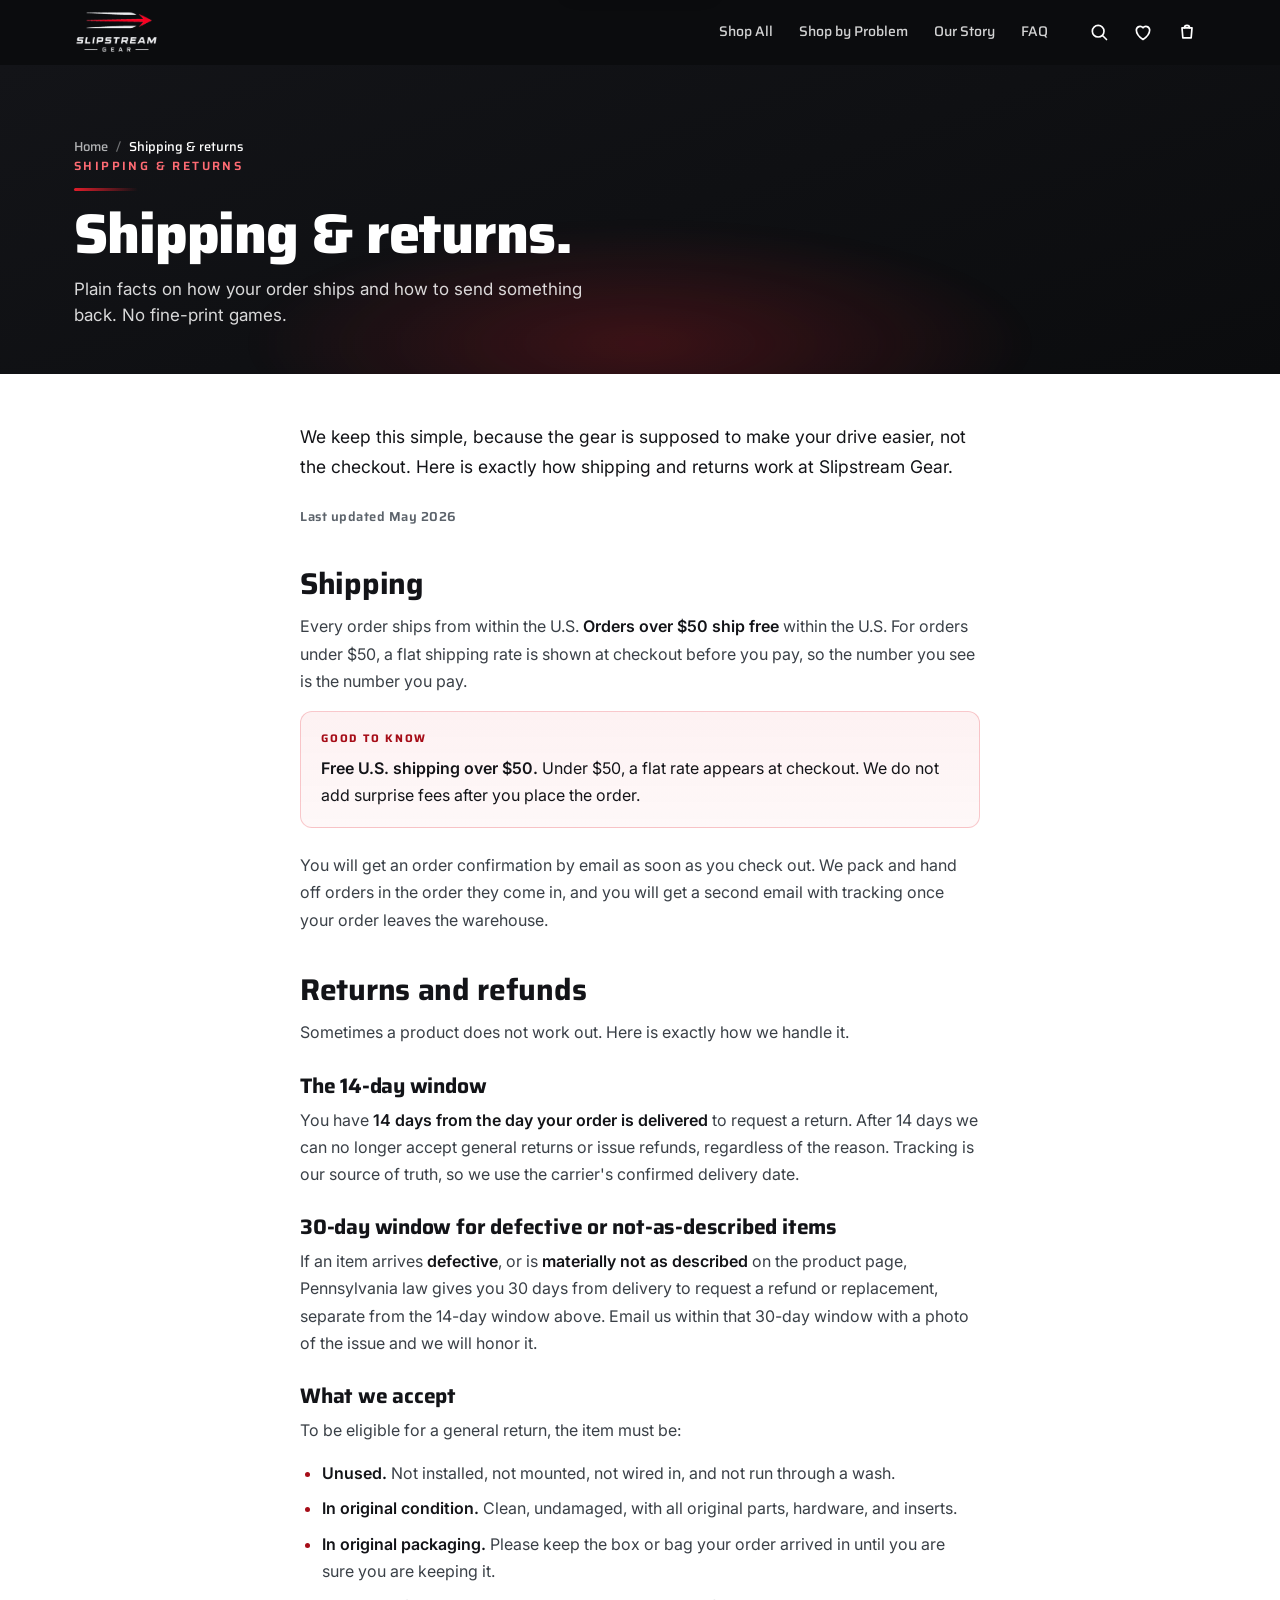
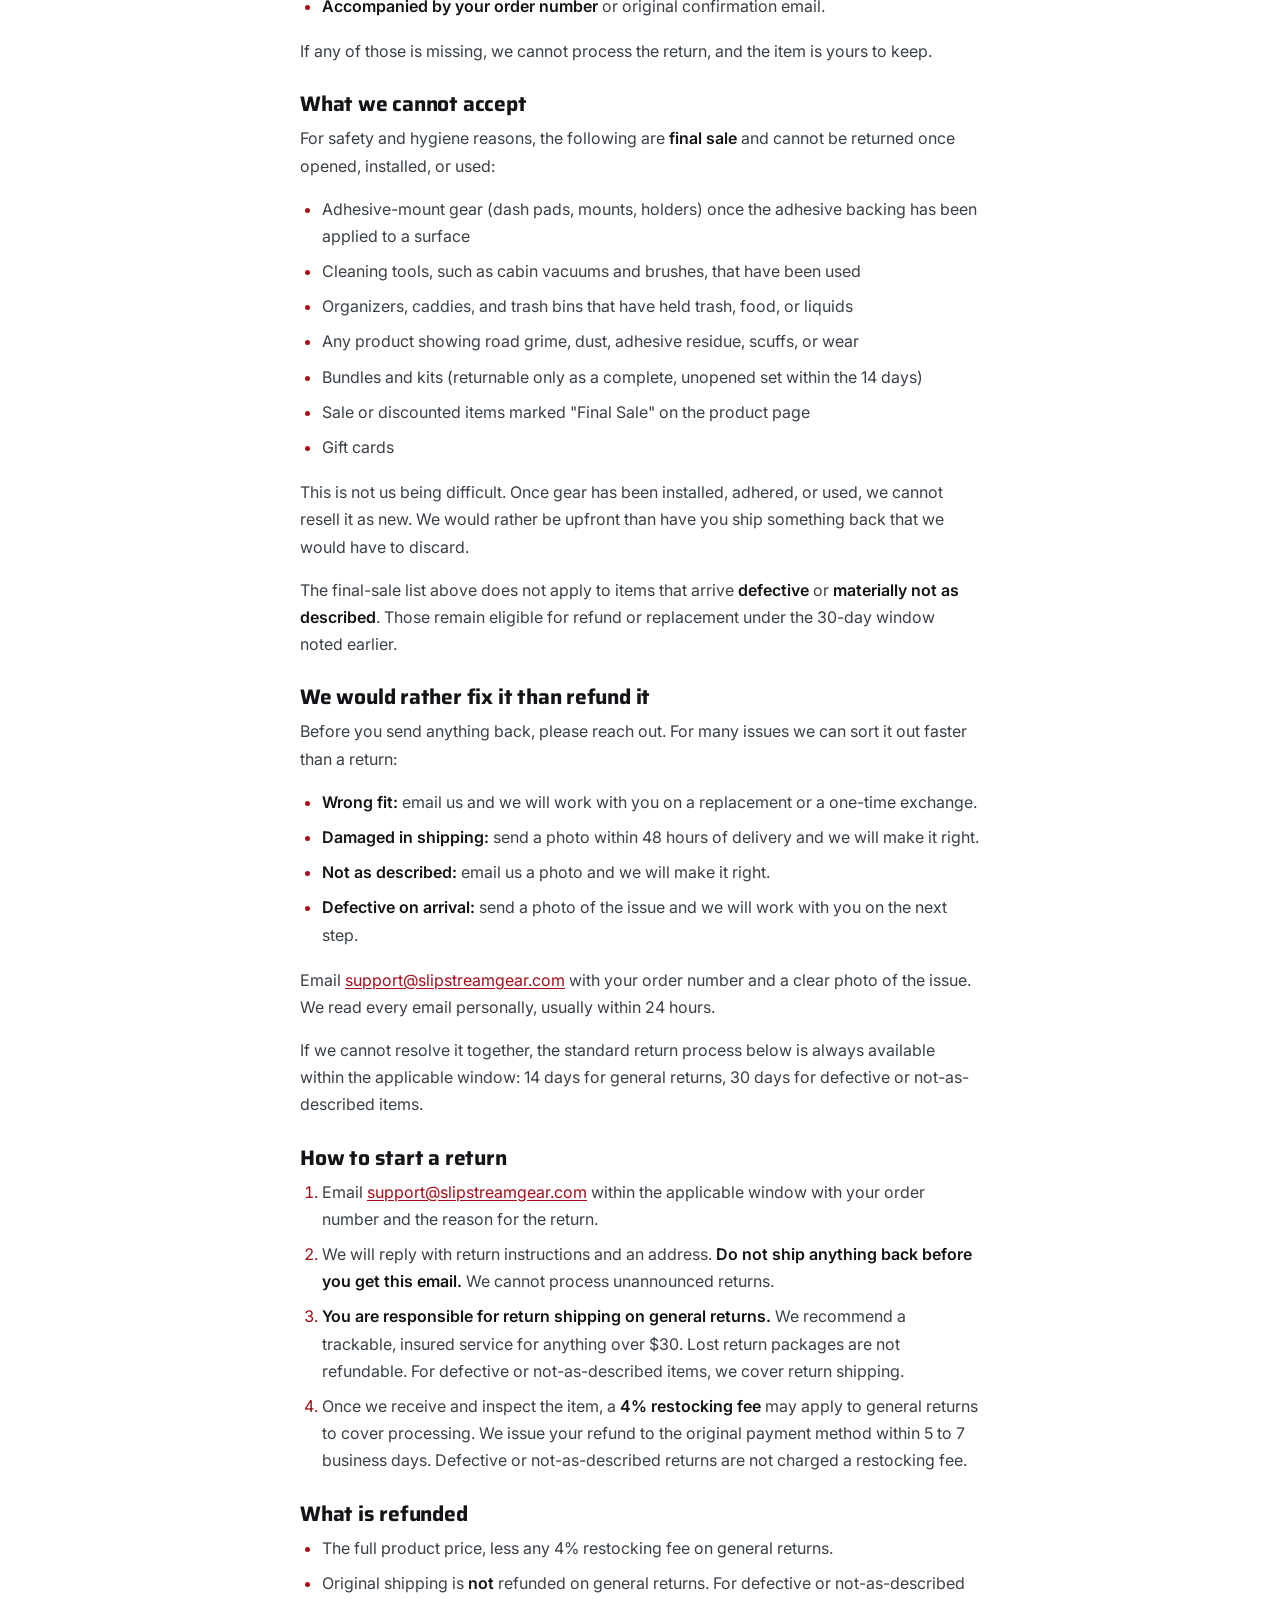
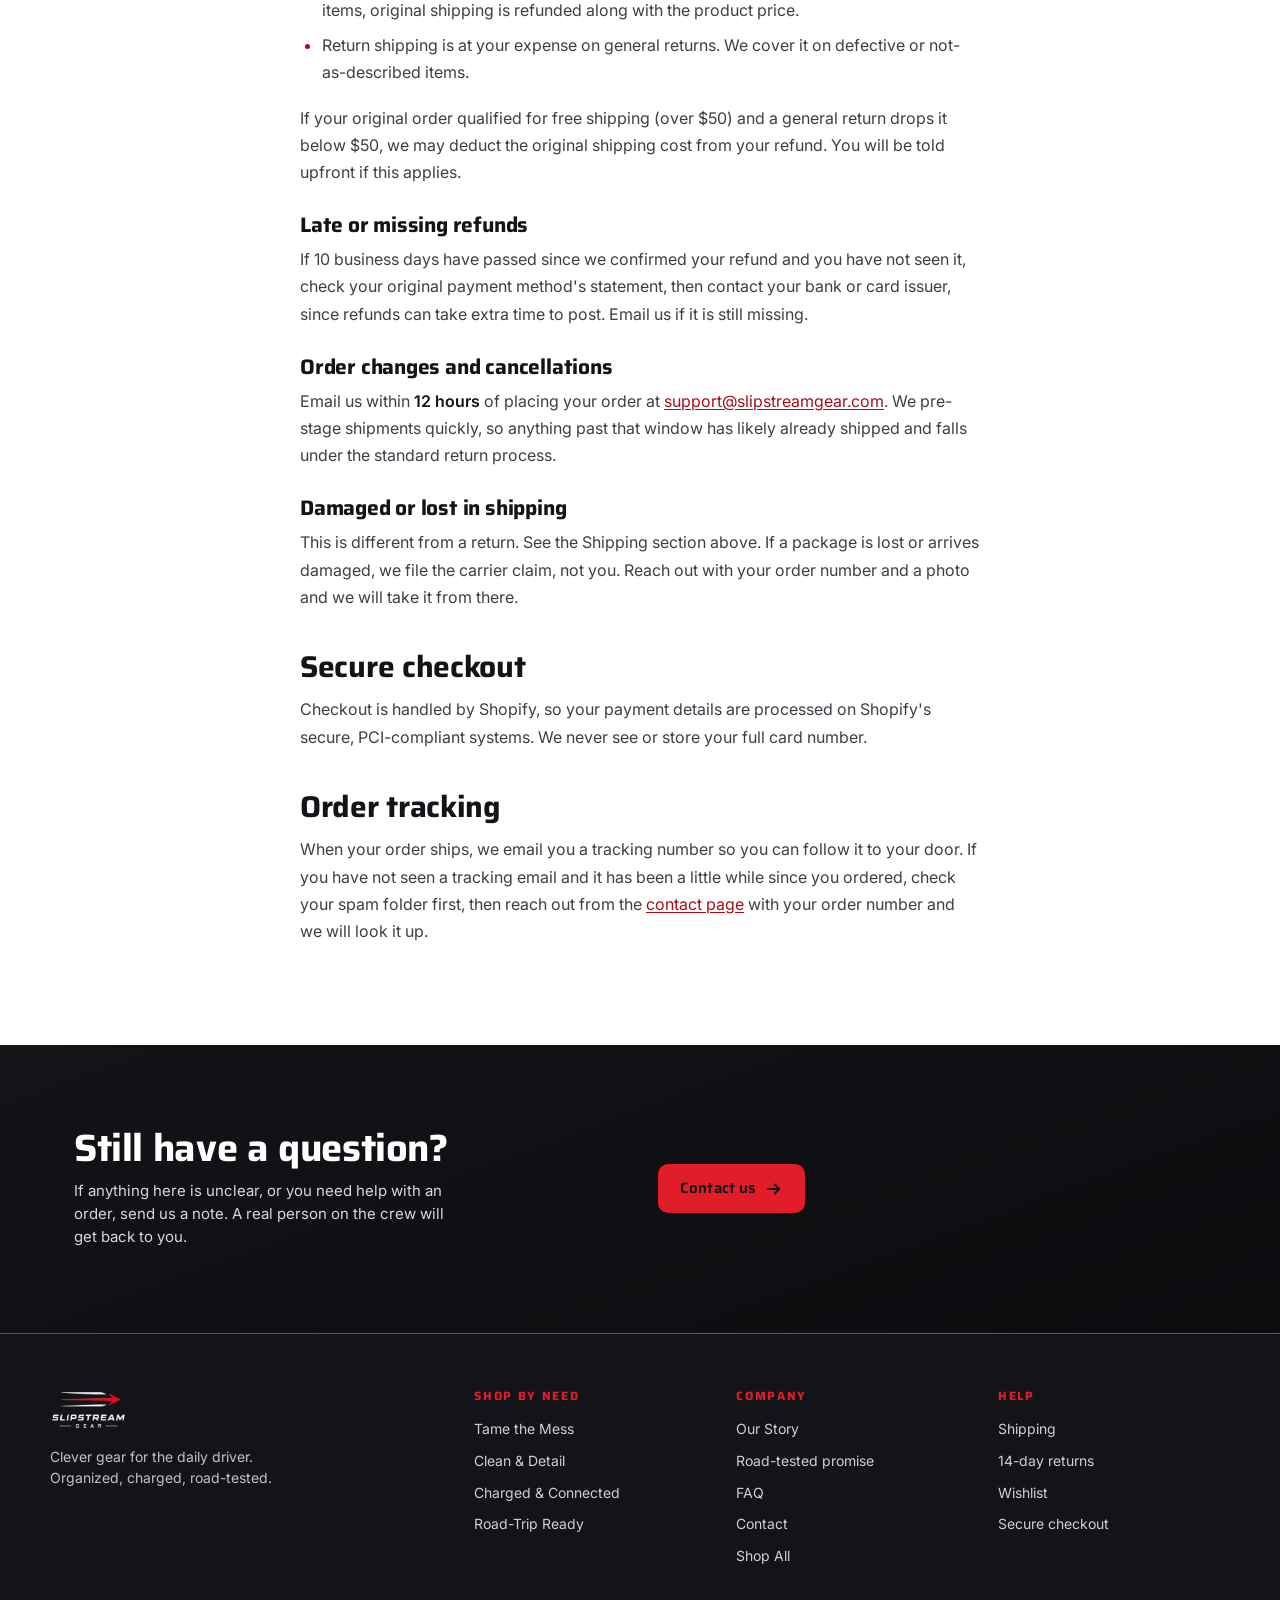
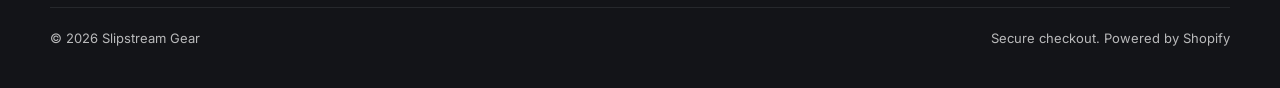
<file: prototype/shipping-returns.html>
<!DOCTYPE html>
<html lang="en">
<head>
<meta charset="utf-8">
<meta name="viewport" content="width=device-width, initial-scale=1">
<meta name="theme-color" content="#0B0C0E">
<title>Shipping &amp; returns · Slipstream Gear</title>
<meta name="description" content="How Slipstream Gear ships and handles returns. Ships from the U.S., free U.S. shipping over $50, a 14-day return window from delivery, and secure checkout through Shopify.">

<!-- favicon (dark mark for light tab UI; dark-scheme variant on dark tabs) -->
<link rel="icon" type="image/png" href="../brand/icon.png">
<link rel="icon" type="image/png" href="../brand/icon-light.png" media="(prefers-color-scheme: dark)">

<!-- Fonts: Saira (headings) + Inter (body) -->
<link rel="preconnect" href="https://fonts.googleapis.com">
<link rel="preconnect" href="https://fonts.gstatic.com" crossorigin>
<link href="https://fonts.googleapis.com/css2?family=Saira:wght@500;600;700;800&family=Inter:wght@400;500;600;700&display=swap" rel="stylesheet">

<link rel="stylesheet" href="assets/slipstream.css?v=5">
<link rel="stylesheet" href="assets/pages.css?v=6">

<!-- JS-failure safety net: if the script never runs, reveal everything -->
<noscript><style>[data-reveal]{opacity:1!important;transform:none!important;filter:none!important}</style></noscript>
</head>
<body>

<a class="skip-link" href="#top">Skip to content</a>
<!-- screen-reader live region for cart updates -->
<div class="vh" aria-live="polite" data-cart-live></div>

<!-- ===================== STICKY HEADER ===================== -->
<header class="site-header" data-header>
  <div class="wrap hdr-inner">
    <a class="brand" href="index.html" aria-label="Slipstream Gear home">
      <img src="../brand/logo-lockup-light.png" alt="Slipstream Gear" class="brand-logo">
    </a>
    <nav class="hdr-nav" aria-label="Primary">
      <a href="collection.html">Shop All</a>
      <a href="index.html#need">Shop by Problem</a>
      <a href="about.html">Our Story</a>
      <a href="faq.html">FAQ</a>
    </nav>
    <div class="hdr-actions">
      <button class="iconbtn" aria-label="Search">
        <svg viewBox="0 0 24 24" aria-hidden="true"><circle cx="11" cy="11" r="7"/><line x1="16.5" y1="16.5" x2="21" y2="21"/></svg>
      </button>
      <a class="iconbtn" href="wishlist.html" aria-label="Wishlist">
        <svg viewBox="0 0 24 24" aria-hidden="true"><path d="M12 21C12 21 4 15.5 4 9.5A4.5 4.5 0 0 1 12 7A4.5 4.5 0 0 1 20 9.5C20 15.5 12 21 12 21Z"/></svg>
      </a>
      <a class="iconbtn" href="cart.html" aria-label="Cart, empty" data-cart-btn>
        <svg viewBox="0 0 24 24" aria-hidden="true"><path d="M6 7h12l-1 12H7L6 7z"/><path d="M9 7a3 3 0 0 1 6 0"/></svg>
        <span class="cart-dot" aria-hidden="true" hidden>0</span>
      </a>
      <button class="iconbtn burger" aria-label="Menu" data-drawer-toggle aria-expanded="false" aria-controls="mobile-drawer">
        <svg viewBox="0 0 24 24" aria-hidden="true"><line x1="4" y1="7" x2="20" y2="7"/><line x1="4" y1="12" x2="20" y2="12"/><line x1="4" y1="17" x2="20" y2="17"/></svg>
      </button>
    </div>
  </div>
</header>

<!-- mobile nav drawer -->
<div class="drawer" data-drawer id="mobile-drawer" role="dialog" aria-modal="true" aria-label="Menu">
  <div class="drawer-panel">
    <a href="collection.html" data-drawer-close>Shop All</a>
    <a href="index.html#need" data-drawer-close>Shop by Problem</a>
    <a href="about.html" data-drawer-close>Our Story</a>
    <a href="faq.html" data-drawer-close>FAQ</a>
    <a href="wishlist.html" data-drawer-close>Wishlist</a>
  </div>
</div>

<main id="top">

  <!-- ===================== PAGE HERO ===================== -->
  <section class="page-hero" aria-label="Shipping and returns">
    <div class="wrap">
      <nav class="breadcrumb" aria-label="Breadcrumb">
        <a href="index.html">Home</a>
        <span class="sep" aria-hidden="true">/</span>
        <span aria-current="page">Shipping &amp; returns</span>
      </nav>
      <p class="kicker">SHIPPING &amp; RETURNS</p>
      <span class="streak-rule" aria-hidden="true"></span>
      <h1 class="page-hero-h1">Shipping &amp; returns.</h1>
      <p class="page-hero-sub">Plain facts on how your order ships and how to send something back. No fine-print games.</p>
    </div>
  </section>

  <!-- ===================== POLICY BODY ===================== -->
  <section class="prose-section">
    <div class="wrap">
      <div class="prose" data-reveal>

        <p class="prose-lead">We keep this simple, because the gear is supposed to make your drive easier, not the checkout. Here is exactly how shipping and returns work at Slipstream Gear.</p>
        <p class="prose-updated">Last updated May 2026</p>

        <h2>Shipping</h2>
        <p>Every order ships from within the U.S. <strong>Orders over $50 ship free</strong> within the U.S. For orders under $50, a flat shipping rate is shown at checkout before you pay, so the number you see is the number you pay.</p>
        <div class="prose-note">
          <p><strong>Free U.S. shipping over $50.</strong> Under $50, a flat rate appears at checkout. We do not add surprise fees after you place the order.</p>
        </div>
        <p>You will get an order confirmation by email as soon as you check out. We pack and hand off orders in the order they come in, and you will get a second email with tracking once your order leaves the warehouse.</p>

        <h2>Returns and refunds</h2>
        <p>Sometimes a product does not work out. Here is exactly how we handle it.</p>

        <h3>The 14-day window</h3>
        <p>You have <strong>14 days from the day your order is delivered</strong> to request a return. After 14 days we can no longer accept general returns or issue refunds, regardless of the reason. Tracking is our source of truth, so we use the carrier's confirmed delivery date.</p>

        <h3>30-day window for defective or not-as-described items</h3>
        <p>If an item arrives <strong>defective</strong>, or is <strong>materially not as described</strong> on the product page, Pennsylvania law gives you 30 days from delivery to request a refund or replacement, separate from the 14-day window above. Email us within that 30-day window with a photo of the issue and we will honor it.</p>

        <h3>What we accept</h3>
        <p>To be eligible for a general return, the item must be:</p>
        <ul>
          <li><strong>Unused.</strong> Not installed, not mounted, not wired in, and not run through a wash.</li>
          <li><strong>In original condition.</strong> Clean, undamaged, with all original parts, hardware, and inserts.</li>
          <li><strong>In original packaging.</strong> Please keep the box or bag your order arrived in until you are sure you are keeping it.</li>
          <li><strong>Accompanied by your order number</strong> or original confirmation email.</li>
        </ul>
        <p>If any of those is missing, we cannot process the return, and the item is yours to keep.</p>

        <h3>What we cannot accept</h3>
        <p>For safety and hygiene reasons, the following are <strong>final sale</strong> and cannot be returned once opened, installed, or used:</p>
        <ul>
          <li>Adhesive-mount gear (dash pads, mounts, holders) once the adhesive backing has been applied to a surface</li>
          <li>Cleaning tools, such as cabin vacuums and brushes, that have been used</li>
          <li>Organizers, caddies, and trash bins that have held trash, food, or liquids</li>
          <li>Any product showing road grime, dust, adhesive residue, scuffs, or wear</li>
          <li>Bundles and kits (returnable only as a complete, unopened set within the 14 days)</li>
          <li>Sale or discounted items marked "Final Sale" on the product page</li>
          <li>Gift cards</li>
        </ul>
        <p>This is not us being difficult. Once gear has been installed, adhered, or used, we cannot resell it as new. We would rather be upfront than have you ship something back that we would have to discard.</p>
        <p>The final-sale list above does not apply to items that arrive <strong>defective</strong> or <strong>materially not as described</strong>. Those remain eligible for refund or replacement under the 30-day window noted earlier.</p>

        <h3>We would rather fix it than refund it</h3>
        <p>Before you send anything back, please reach out. For many issues we can sort it out faster than a return:</p>
        <ul>
          <li><strong>Wrong fit:</strong> email us and we will work with you on a replacement or a one-time exchange.</li>
          <li><strong>Damaged in shipping:</strong> send a photo within 48 hours of delivery and we will make it right.</li>
          <li><strong>Not as described:</strong> email us a photo and we will make it right.</li>
          <li><strong>Defective on arrival:</strong> send a photo of the issue and we will work with you on the next step.</li>
        </ul>
        <p>Email <a href="mailto:support@slipstreamgear.com">support@slipstreamgear.com</a> with your order number and a clear photo of the issue. We read every email personally, usually within 24 hours.</p>
        <p>If we cannot resolve it together, the standard return process below is always available within the applicable window: 14 days for general returns, 30 days for defective or not-as-described items.</p>

        <h3>How to start a return</h3>
        <ol>
          <li>Email <a href="mailto:support@slipstreamgear.com">support@slipstreamgear.com</a> within the applicable window with your order number and the reason for the return.</li>
          <li>We will reply with return instructions and an address. <strong>Do not ship anything back before you get this email.</strong> We cannot process unannounced returns.</li>
          <li><strong>You are responsible for return shipping on general returns.</strong> We recommend a trackable, insured service for anything over $30. Lost return packages are not refundable. For defective or not-as-described items, we cover return shipping.</li>
          <li>Once we receive and inspect the item, a <strong>4% restocking fee</strong> may apply to general returns to cover processing. We issue your refund to the original payment method within 5 to 7 business days. Defective or not-as-described returns are not charged a restocking fee.</li>
        </ol>

        <h3>What is refunded</h3>
        <ul>
          <li>The full product price, less any 4% restocking fee on general returns.</li>
          <li>Original shipping is <strong>not</strong> refunded on general returns. For defective or not-as-described items, original shipping is refunded along with the product price.</li>
          <li>Return shipping is at your expense on general returns. We cover it on defective or not-as-described items.</li>
        </ul>
        <p>If your original order qualified for free shipping (over $50) and a general return drops it below $50, we may deduct the original shipping cost from your refund. You will be told upfront if this applies.</p>

        <h3>Late or missing refunds</h3>
        <p>If 10 business days have passed since we confirmed your refund and you have not seen it, check your original payment method's statement, then contact your bank or card issuer, since refunds can take extra time to post. Email us if it is still missing.</p>

        <h3>Order changes and cancellations</h3>
        <p>Email us within <strong>12 hours</strong> of placing your order at <a href="mailto:support@slipstreamgear.com">support@slipstreamgear.com</a>. We pre-stage shipments quickly, so anything past that window has likely already shipped and falls under the standard return process.</p>

        <h3>Damaged or lost in shipping</h3>
        <p>This is different from a return. See the Shipping section above. If a package is lost or arrives damaged, we file the carrier claim, not you. Reach out with your order number and a photo and we will take it from there.</p>

        <h2>Secure checkout</h2>
        <p>Checkout is handled by Shopify, so your payment details are processed on Shopify's secure, PCI-compliant systems. We never see or store your full card number.</p>

        <h2>Order tracking</h2>
        <p>When your order ships, we email you a tracking number so you can follow it to your door. If you have not seen a tracking email and it has been a little while since you ordered, check your spam folder first, then reach out from the <a href="contact.html">contact page</a> with your order number and we will look it up.</p>

      </div>
    </div>
  </section>

  <!-- ===================== CLOSING CTA ===================== -->
  <section class="section news">
    <div class="wrap news-inner" data-reveal>
      <div class="news-copy">
        <h2>Still have a question?</h2>
        <p>If anything here is unclear, or you need help with an order, send us a note. A real person on the crew will get back to you.</p>
      </div>
      <div class="news-form">
        <a class="btn btn-amber" href="contact.html">
          Contact us
          <svg class="arrow" viewBox="0 0 24 24" aria-hidden="true"><path d="M4 12h14M13 6l6 6-6 6"/></svg>
        </a>
      </div>
    </div>
  </section>

</main>

<!-- ===================== FOOTER ===================== -->
<footer class="site-footer">
  <div class="wrap fgrid">
    <div class="fcol fbrand">
      <img src="../brand/logo-lockup-light.png" alt="Slipstream Gear" class="foot-logo">
      <p>Clever gear for the daily driver. Organized, charged, road-tested.</p>
    </div>
    <div class="fcol">
      <h4>Shop by need</h4>
      <a href="collection.html?cat=mess">Tame the Mess</a>
      <a href="collection.html?cat=clean">Clean &amp; Detail</a>
      <a href="collection.html?cat=charged">Charged &amp; Connected</a>
      <a href="collection.html?cat=road">Road-Trip Ready</a>
    </div>
    <div class="fcol">
      <h4>Company</h4>
      <a href="about.html">Our Story</a>
      <a href="about.html#promise">Road-tested promise</a>
      <a href="faq.html">FAQ</a>
      <a href="contact.html">Contact</a>
      <a href="collection.html">Shop All</a>
    </div>
    <div class="fcol">
      <h4>Help</h4>
      <a href="shipping-returns.html">Shipping</a>
      <a href="shipping-returns.html">14-day returns</a>
      <a href="wishlist.html">Wishlist</a>
      <a href="shipping-returns.html">Secure checkout</a>
    </div>
  </div>
  <div class="wrap fbar">
    <span>&copy; 2026 Slipstream Gear</span>
    <span>Secure checkout. Powered by Shopify</span>
  </div>
</footer>

<script src="assets/slipstream.js?v=3"></script>
</body>
</html>
</file>
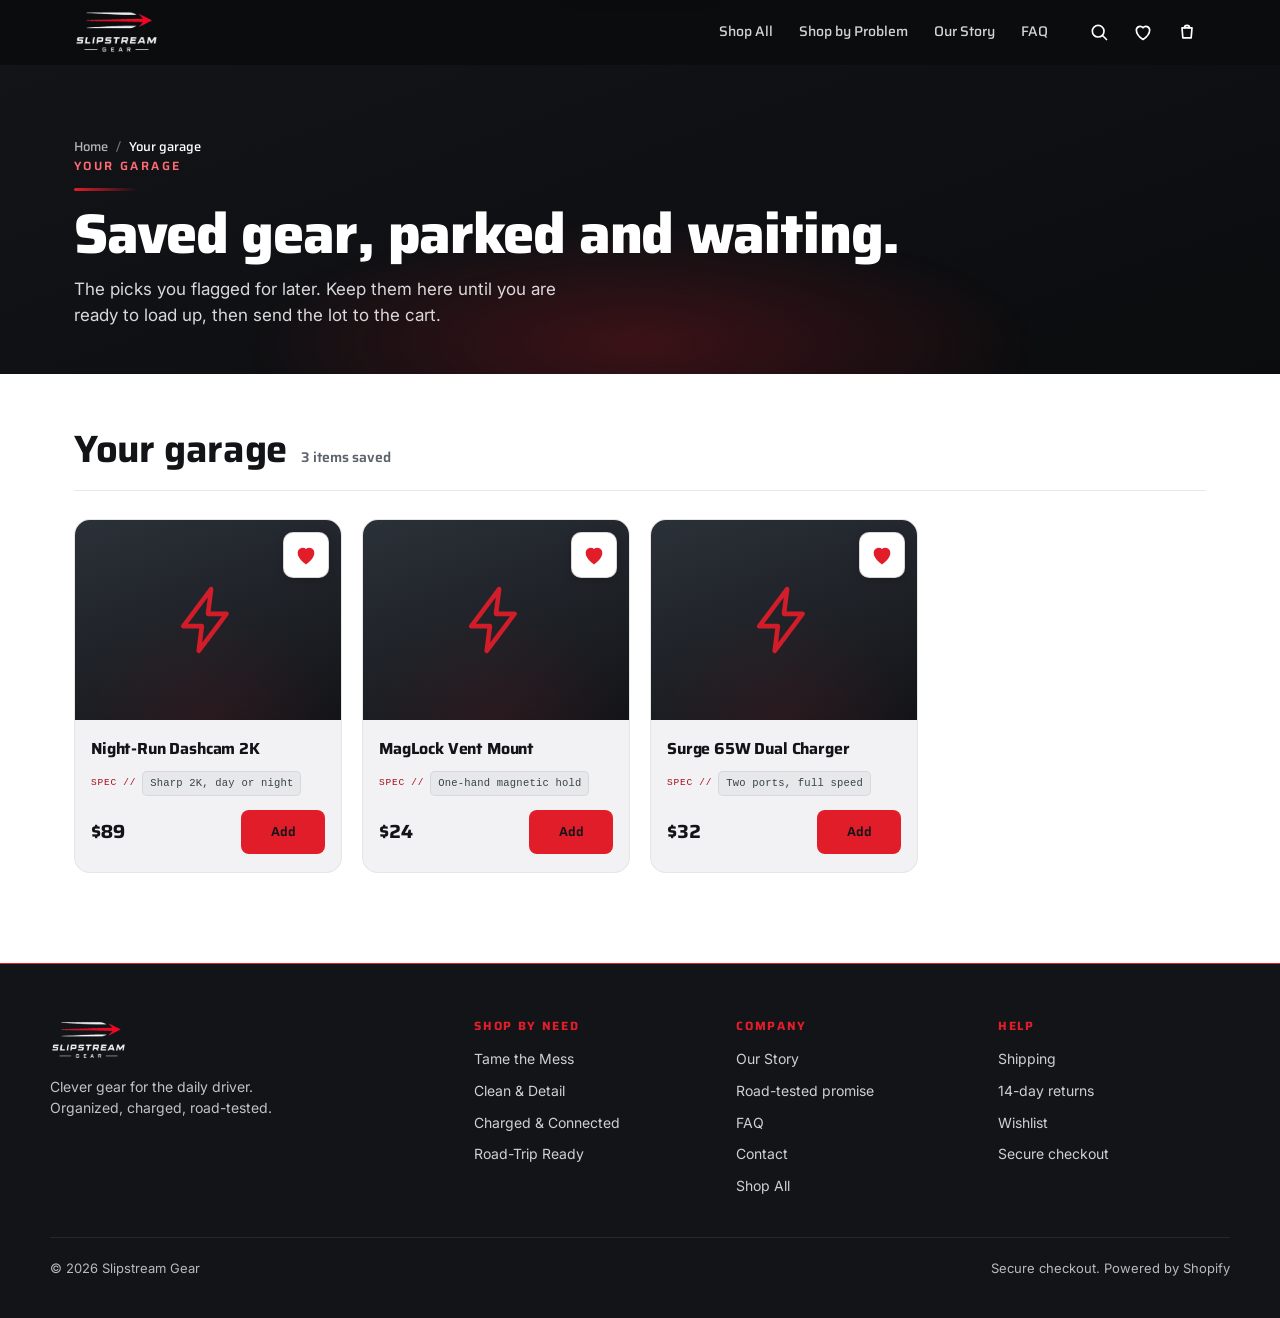
<file: prototype/wishlist.html>
<!DOCTYPE html>
<html lang="en">
<head>
<meta charset="utf-8">
<meta name="viewport" content="width=device-width, initial-scale=1">
<meta name="theme-color" content="#0B0C0E">
<title>Your garage · Saved gear · Slipstream Gear</title>
<meta name="description" content="Your garage holds the Slipstream Gear you saved for later. Keep an eye on the picks you want, then load up when you are ready for the road.">

<!-- favicon (dark mark for light tab UI; dark-scheme variant on dark tabs) -->
<link rel="icon" type="image/png" href="../brand/icon.png">
<link rel="icon" type="image/png" href="../brand/icon-light.png" media="(prefers-color-scheme: dark)">

<!-- Fonts: Saira (headings) + Inter (body) -->
<link rel="preconnect" href="https://fonts.googleapis.com">
<link rel="preconnect" href="https://fonts.gstatic.com" crossorigin>
<link href="https://fonts.googleapis.com/css2?family=Saira:wght@500;600;700;800&family=Inter:wght@400;500;600;700&display=swap" rel="stylesheet">

<link rel="stylesheet" href="assets/slipstream.css?v=5">
<link rel="stylesheet" href="assets/pages.css?v=6">

<!-- JS-failure safety net: if the script never runs, reveal everything -->
<noscript><style>[data-reveal]{opacity:1!important;transform:none!important;filter:none!important}</style></noscript>
</head>
<body>

<a class="skip-link" href="#top">Skip to content</a>
<!-- screen-reader live region for cart updates -->
<div class="vh" aria-live="polite" data-cart-live></div>

<!-- ===================== STICKY HEADER ===================== -->
<header class="site-header" data-header>
  <div class="wrap hdr-inner">
    <a class="brand" href="index.html" aria-label="Slipstream Gear home">
      <img src="../brand/logo-lockup-light.png" alt="Slipstream Gear" class="brand-logo">
    </a>
    <nav class="hdr-nav" aria-label="Primary">
      <a href="collection.html">Shop All</a>
      <a href="index.html#need">Shop by Problem</a>
      <a href="about.html">Our Story</a>
      <a href="faq.html">FAQ</a>
    </nav>
    <div class="hdr-actions">
      <button class="iconbtn" aria-label="Search">
        <svg viewBox="0 0 24 24" aria-hidden="true"><circle cx="11" cy="11" r="7"/><line x1="16.5" y1="16.5" x2="21" y2="21"/></svg>
      </button>
      <a class="iconbtn" href="wishlist.html" aria-label="Wishlist" aria-current="page">
        <svg viewBox="0 0 24 24" aria-hidden="true"><path d="M12 21C12 21 4 15.5 4 9.5A4.5 4.5 0 0 1 12 7A4.5 4.5 0 0 1 20 9.5C20 15.5 12 21 12 21Z"/></svg>
      </a>
      <a class="iconbtn" href="cart.html" aria-label="Cart, empty" data-cart-btn>
        <svg viewBox="0 0 24 24" aria-hidden="true"><path d="M6 7h12l-1 12H7L6 7z"/><path d="M9 7a3 3 0 0 1 6 0"/></svg>
        <span class="cart-dot" aria-hidden="true" hidden>0</span>
      </a>
      <button class="iconbtn burger" aria-label="Menu" data-drawer-toggle aria-expanded="false" aria-controls="mobile-drawer">
        <svg viewBox="0 0 24 24" aria-hidden="true"><line x1="4" y1="7" x2="20" y2="7"/><line x1="4" y1="12" x2="20" y2="12"/><line x1="4" y1="17" x2="20" y2="17"/></svg>
      </button>
    </div>
  </div>
</header>

<!-- mobile nav drawer -->
<div class="drawer" data-drawer id="mobile-drawer" role="dialog" aria-modal="true" aria-label="Menu">
  <div class="drawer-panel">
    <a href="collection.html" data-drawer-close>Shop All</a>
    <a href="index.html#need" data-drawer-close>Shop by Problem</a>
    <a href="about.html" data-drawer-close>Our Story</a>
    <a href="faq.html" data-drawer-close>FAQ</a>
    <a href="wishlist.html" data-drawer-close>Wishlist</a>
  </div>
</div>

<main id="top">

  <!-- ===================== PAGE HERO ===================== -->
  <section class="page-hero">
    <div class="wrap">
      <nav class="breadcrumb" aria-label="Breadcrumb">
        <a href="index.html">Home</a>
        <span class="sep" aria-hidden="true">/</span>
        <span aria-current="page">Your garage</span>
      </nav>
      <p class="kicker">YOUR GARAGE</p>
      <span class="streak-rule" aria-hidden="true"></span>
      <h1 class="page-hero-h1">Saved gear, parked and waiting.</h1>
      <p class="page-hero-sub">The picks you flagged for later. Keep them here until you are ready to load up, then send the lot to the cart.</p>
    </div>
  </section>

  <!-- ===================== WISHLIST ===================== -->
  <section class="wishlist" id="wishlist" data-wishlist>
    <div class="wrap">

      <div class="wishlist-head">
        <h2>Your garage</h2>
        <span class="wishlist-count" data-wishlist-count>3 items saved</span>
      </div>

      <!-- saved grid (sample saved items; remove buttons reuse the save-toggle look) -->
      <div class="pgrid" data-reveal-group data-wishlist-grid></div>

      <!-- empty state (revealed when the garage is cleared) -->
      <div class="empty-state" data-wishlist-empty hidden>
        <span class="es-mark" aria-hidden="true">
          <svg viewBox="0 0 24 24"><path d="M12 21C12 21 4 15.5 4 9.5A4.5 4.5 0 0 1 12 7A4.5 4.5 0 0 1 20 9.5C20 15.5 12 21 12 21Z"/></svg>
        </span>
        <h3>Nothing saved yet</h3>
        <p>Tap the heart on any pick to park it in your garage. The gear you save shows up right here.</p>
        <a class="btn btn-amber" href="collection.html">
          Shop all gear
          <svg class="arrow" viewBox="0 0 24 24" aria-hidden="true"><path d="M4 12h14M13 6l6 6-6 6"/></svg>
        </a>
      </div>

    </div>
  </section>

</main>

<!-- ===================== FOOTER ===================== -->
<footer class="site-footer">
  <div class="wrap fgrid">
    <div class="fcol fbrand">
      <img src="../brand/logo-lockup-light.png" alt="Slipstream Gear" class="foot-logo">
      <p>Clever gear for the daily driver. Organized, charged, road-tested.</p>
    </div>
    <div class="fcol">
      <h4>Shop by need</h4>
      <a href="collection.html?cat=mess">Tame the Mess</a>
      <a href="collection.html?cat=clean">Clean &amp; Detail</a>
      <a href="collection.html?cat=charged">Charged &amp; Connected</a>
      <a href="collection.html?cat=road">Road-Trip Ready</a>
    </div>
    <div class="fcol">
      <h4>Company</h4>
      <a href="about.html">Our Story</a>
      <a href="about.html#promise">Road-tested promise</a>
      <a href="faq.html">FAQ</a>
      <a href="contact.html">Contact</a>
      <a href="collection.html">Shop All</a>
    </div>
    <div class="fcol">
      <h4>Help</h4>
      <a href="shipping-returns.html">Shipping</a>
      <a href="shipping-returns.html">14-day returns</a>
      <a href="wishlist.html">Wishlist</a>
      <a href="shipping-returns.html">Secure checkout</a>
    </div>
  </div>
  <div class="wrap fbar">
    <span>&copy; 2026 Slipstream Gear</span>
    <span>Secure checkout. Powered by Shopify</span>
  </div>
</footer>

<script src="assets/slipstream.js?v=3"></script>
<script src="assets/page-wishlist.js?v=2"></script>
</body>
</html>
</file>
<file: prototype/assets/slipstream.css>
/* ============================================================
   SLIPSTREAM GEAR — "Night Run" homepage
   Vanilla CSS. Velocity / aerodynamics motion language.
   Mechanism reused from nest.css; look invented fresh.
   ============================================================ */

:root{
  /* palette (AA-verified) */
  --bg:#FFFFFF;          /* page off-white */
  --surface:#F2F2F4;     /* cards */
  --tile:#E7E8EA;        /* alt tile */
  --ink:#131418;         /* asphalt charcoal body/accent */
  --amber:#E11D2A;       /* CTA FILLS only; text on it = charcoal */
  --ember:#C20F1B;       /* amber-as-TEXT safe on page bg #FFFFFF (4.6:1) */
  --ember-surf:#A60D18;  /* amber-as-TEXT safe on card/tile surfaces (#F2F2F4 ~5.4:1, #E7E8EA ~5.0:1) */
  --muted:#5c636b;       /* de-emphasised grey, >=4.6:1 on #F2F2F4 and #FFFFFF */
  --body-2:#3a4047;      /* secondary body copy, ~8:1 on #FFFFFF/#F2F2F4 (token for the literal that was scattered) */
  --blue:#2E333A;        /* info FILL + white text */
  --blue-tx:#2E333A;     /* blue-as-text safe */
  --dark:#131418;        /* dark section base */
  --dark-2:#0B0C0E;      /* dark section gradient end */
  --lane:#2b3038;        /* perspective guide lines */
  --paper:#FFFFFF;       /* light text on dark */

  --disp:'Saira',system-ui,sans-serif;
  --body:'Inter',system-ui,sans-serif;

  /* shared "streak-then-snap" velocity timing token (one source of truth) */
  --ease-streak:cubic-bezier(.2,.8,.2,1);
  --ease-expo:cubic-bezier(.16,1,.3,1);

  --wrap:1180px;
}

*{box-sizing:border-box}
html{scroll-behavior:smooth}
body{margin:0;font-family:var(--body);color:var(--ink);background:var(--bg);
  -webkit-font-smoothing:antialiased;-moz-osx-font-smoothing:grayscale;
  line-height:1.55;text-rendering:optimizeLegibility}
img{max-width:100%;display:block}
a{color:inherit;text-decoration:none}
h1,h2,h3,h4{font-family:var(--disp);margin:0;letter-spacing:-.01em;line-height:1.05;font-weight:700;
  font-kerning:normal;text-wrap:balance}
/* in-page anchors (#need #picks #kit #faq #promise #top …) clear the 64px sticky header
   instead of landing under it on jump navigation */
[id]{scroll-margin-top:84px}
.wrap{max-width:var(--wrap);margin:0 auto;padding:0 24px}
.vh{position:absolute;width:1px;height:1px;overflow:hidden;clip:rect(0 0 0 0)}

/* ---------- buttons ---------- */
.btn{display:inline-flex;align-items:center;gap:9px;font-family:var(--disp);font-weight:600;
  font-size:15px;letter-spacing:.01em;border:0;border-radius:10px;padding:13px 22px;cursor:pointer;
  transition:transform .25s var(--ease-streak),background .2s,box-shadow .25s,border-color .2s}
.btn .arrow{width:18px;height:18px;fill:none;stroke:currentColor;stroke-width:2.4;
  stroke-linecap:round;stroke-linejoin:round;transition:transform .25s var(--ease-streak)}
.btn:hover .arrow{transform:translateX(4px)}                 /* ARROW PULL */
.btn:active{transform:translateY(1px) scale(.98)}            /* press feedback */

.btn-amber{background:var(--amber);color:var(--ink)}          /* charcoal text on amber (5.55:1) */
.btn-amber:hover{box-shadow:0 8px 24px -8px rgba(225,29,42,.6)}
.btn-amber:active{box-shadow:0 2px 8px -4px rgba(225,29,42,.5)}
.btn-ghost{background:transparent;color:var(--paper);border:1px solid rgba(244,245,247,.5)}
.btn-ghost:hover{border-color:var(--paper);background:rgba(244,245,247,.06)}
.btn-outline{background:transparent;color:var(--ink);border:1.5px solid var(--ink)}
.btn-outline:hover{background:var(--ink);color:var(--bg)}

.amber-tx{color:var(--ember)}    /* any amber-COLORED text uses ember */

/* ---------- skip link (WCAG 2.4.1 bypass blocks) ----------
   First focusable element; off-screen until focused, then drops in as an
   amber tab over the dark header so keyboard users skip the repeated nav. */
.skip-link{position:fixed;top:0;left:50%;z-index:200;
  transform:translate(-50%,-130%);
  font-family:var(--disp);font-weight:700;font-size:14px;letter-spacing:.01em;
  color:var(--ink);background:var(--amber);padding:11px 20px;border-radius:0 0 10px 10px;
  box-shadow:0 8px 20px -8px rgba(0,0,0,.6);
  transition:transform .25s var(--ease-streak)}
.skip-link:focus{transform:translate(-50%,0);outline:2px solid var(--ink);outline-offset:2px}

/* ---------- global keyboard focus (WCAG 2.4.7) ---------- */
a:focus-visible,button:focus-visible,input:focus-visible,select:focus-visible,
.btn:focus-visible,.iconbtn:focus-visible,.qa-q:focus-visible,
.lane-tile:focus-visible,.add:focus-visible,.brand:focus-visible{
  outline:2px solid var(--amber);outline-offset:2px;border-radius:6px}
/* charcoal ring on amber fills so it stays visible against the amber */
.btn-amber:focus-visible,.add:focus-visible{outline-color:var(--ink)}

/* ============================================================
   HEADER (dark translucent, hairline amber on scroll)
   ============================================================ */
.site-header{position:sticky;top:0;z-index:60;background:var(--dark-2);
  border-bottom:1px solid transparent;transition:border-color .3s,box-shadow .3s}
.site-header.scrolled{border-bottom-color:var(--amber);box-shadow:0 6px 20px -10px rgba(0,0,0,.7)}
.hdr-inner{display:flex;align-items:center;gap:24px;height:64px}
.brand-logo{height:44px;width:auto;display:block}
.hdr-nav{display:flex;gap:26px;margin-left:auto}
.hdr-nav a{font-family:var(--disp);font-weight:500;font-size:14px;color:var(--paper);
  opacity:.82;position:relative;padding:4px 0;transition:opacity .2s}
.hdr-nav a:hover{opacity:1}
.hdr-nav a::after{content:"";position:absolute;left:0;right:100%;bottom:-2px;height:2px;
  background:var(--amber);transition:right .25s var(--ease-streak)}
.hdr-nav a:hover::after{right:0}
/* leading arrowhead that travels in with the underline (brand-arrow echo) */
.hdr-nav a::before{content:"";position:absolute;bottom:-3px;left:-1px;width:5px;height:5px;
  border-right:2px solid var(--amber);border-top:2px solid var(--amber);
  transform:rotate(45deg) translateX(-3px);opacity:0;
  transition:opacity .2s,transform .25s var(--ease-streak)}
.hdr-nav a:hover::before{opacity:1;transform:rotate(45deg) translateX(0)}
.hdr-actions{display:flex;align-items:center;gap:6px;margin-left:8px}
.iconbtn{position:relative;display:grid;place-items:center;width:38px;height:38px;border:0;
  background:transparent;color:var(--paper);cursor:pointer;border-radius:9px;
  transition:background .2s,transform .15s var(--ease-streak)}
.iconbtn:hover{background:rgba(244,245,247,.1)}
.iconbtn:active{transform:scale(.92)}
.iconbtn svg{width:20px;height:20px;fill:none;stroke:currentColor;stroke-width:2;
  stroke-linecap:round;stroke-linejoin:round}
.cart-dot{position:absolute;top:5px;right:5px;min-width:15px;height:15px;border-radius:8px;
  background:var(--amber);color:var(--ink);font-family:var(--body);font-size:10px;font-weight:700;
  display:grid;place-items:center;padding:0 3px}
.cart-dot[hidden]{display:none}   /* respect the hidden attr (.cart-dot's display:grid would otherwise win) */
@keyframes dotPop{0%{transform:scale(1)}40%{transform:scale(1.5)}100%{transform:scale(1)}}
.cart-dot.bump{animation:dotPop .3s var(--ease-streak)}
.burger{display:none}

/* mobile drawer */
.drawer{position:fixed;inset:0;z-index:70;background:rgba(20,23,26,.55);
  opacity:0;visibility:hidden;transition:opacity .25s}
.drawer.open{opacity:1;visibility:visible}
.drawer-panel{position:absolute;top:0;right:0;width:min(78vw,300px);height:100%;
  background:var(--dark-2);padding:80px 26px;display:flex;flex-direction:column;gap:6px;
  transform:translateX(100%);transition:transform .3s var(--ease-expo);border-left:1px solid var(--amber)}
.drawer.open .drawer-panel{transform:none}
.drawer-panel a{font-family:var(--disp);font-weight:600;font-size:20px;color:var(--paper);
  padding:12px 0;border-bottom:1px solid rgba(244,245,247,.1)}

/* ============================================================
   HERO — cinematic dark stage, 3 z-layers
   ============================================================ */
.hero{position:relative;background:linear-gradient(160deg,var(--dark),var(--dark-2));
  color:var(--paper);overflow:hidden;min-height:clamp(560px,82vh,760px);
  display:flex;flex-direction:column;justify-content:flex-end;padding-bottom:54px}

/* Layer 1: perspective lane + breathing headlight glow */
.hero-stage{position:absolute;inset:0;pointer-events:none}
.lane{position:absolute;bottom:0;width:1px;height:78%;background:linear-gradient(to top,var(--lane),transparent);
  transform-origin:bottom}
.lane-l{left:34%;transform:rotate(11deg)}
.lane-r{right:34%;transform:rotate(-11deg)}
.hglow{position:absolute;left:50%;bottom:-12%;width:70%;height:62%;transform:translateX(-50%);
  background:radial-gradient(ellipse at center,rgba(225,29,42,.32),rgba(225,29,42,0) 68%);
  filter:blur(8px);animation:breathe 12s ease-in-out infinite}
@keyframes breathe{0%,100%{opacity:.62;transform:translateX(-50%) scale(1)}
  50%{opacity:.9;transform:translateX(-50%) scale(1.08)}}

/* headlight sweep overlay — the signature entrance */
/* dialed back so the brand speed-slash stays the hero's single statement */
.sweep{position:absolute;top:0;left:0;width:60%;height:100%;pointer-events:none;z-index:4;
  background:linear-gradient(100deg,transparent,rgba(225,29,42,.12),transparent);
  transform:translateX(-160%);mix-blend-mode:screen}
.hero.sweep-go .sweep{animation:sweep 950ms var(--ease-expo) forwards}
@keyframes sweep{from{transform:translateX(-160%)}to{transform:translateX(280%)}}

.hero-inner{position:relative;z-index:3;width:100%;display:grid;
  grid-template-columns:1.15fr .85fr;align-items:end;gap:20px}

/* Layer 2: product low + slightly right, reflective floor */
.hero-product{position:relative;justify-self:end;align-self:end;width:min(380px,90%);margin-bottom:6px}
.hero-svg{width:100%;height:auto;filter:drop-shadow(0 18px 40px rgba(225,29,42,.22))}
.hero-reflect{position:absolute;left:8%;right:8%;bottom:-26px;height:46px;
  background:radial-gradient(ellipse at center,rgba(225,29,42,.28),rgba(225,29,42,0) 70%);
  filter:blur(6px);transform:scaleY(-1);opacity:.8}

/* Layer 3: type low-left, oversized */
.hero-copy{position:relative;z-index:5;max-width:560px}
.eyebrow{font-family:var(--disp);font-weight:600;font-size:13px;letter-spacing:.22em;
  color:var(--paper);opacity:.92;margin:0 0 14px;display:inline-flex;flex-direction:column;gap:8px}
.streak-rule{display:block;width:64px;height:3px;border-radius:2px;
  background:linear-gradient(90deg,var(--amber),transparent);transform-origin:left}
.hero-h1{font-size:clamp(44px,7vw,84px);font-weight:800;letter-spacing:-.02em;margin:0 0 18px}
.hero-sub{font-size:clamp(15px,1.6vw,18px);color:var(--paper);opacity:.86;max-width:440px;margin:0 0 26px}
.hero-cta{display:flex;gap:14px;flex-wrap:wrap}

/* trust strip pinned to hero bottom */
.hero-trust{position:relative;z-index:5;margin-top:40px;padding-top:18px;
  border-top:1px solid rgba(244,245,247,.14)}
.trust-line{display:flex;flex-wrap:wrap;gap:10px 28px;font-size:13.5px;color:var(--paper);opacity:.9}
.trust-line span{display:inline-flex;align-items:center;gap:8px}
.tick{width:7px;height:7px;border-right:2px solid var(--amber);border-top:2px solid var(--amber);
  background:none;transform:rotate(45deg)}

/* ============================================================
   MARQUEE LANE (verbatim mechanism, dark + amber ticks)
   ============================================================ */
.ribbon{background:var(--dark);color:var(--paper);overflow:hidden;white-space:nowrap;
  border-top:1px solid rgba(225,29,42,.25);border-bottom:1px solid rgba(225,29,42,.25)}
.ribbon .track{display:inline-flex;align-items:center;will-change:transform;padding:13px 0}
.mq-item{font-family:var(--disp);font-weight:500;font-size:13px;letter-spacing:.14em;
  text-transform:uppercase;padding:0 26px;opacity:.92}
.mq-tick{width:6px;height:6px;border-right:2px solid var(--amber);border-top:2px solid var(--amber);
  background:none;transform:rotate(45deg);flex:0 0 auto;margin:0 2px}
@keyframes marquee{from{transform:translateX(0)}to{transform:translateX(-50%)}}

/* ============================================================
   SCROLL REVEAL — streak reveal (arrive from the left, blur off)
   This is the ONLY change to the reveal system.
   ============================================================ */
/* Hidden start-state only applies once JS confirms it is running
   (script adds .js-reveal to <html> as its first action). If JS fails
   to load/run, content stays fully visible — no opacity:0 trap. */
.js-reveal [data-reveal]{opacity:0;transform:translateX(-40px);
  transition:opacity .7s var(--ease-expo),transform .7s var(--ease-expo);
  transition-delay:calc(var(--i,0)*70ms)}
.js-reveal [data-reveal].in{opacity:1;transform:none}
/* will-change is added transiently by JS just before reveal and cleared
   on transitionend, so it does not pin compositor layers for the page life. */

/* hero entrance choreography (heroIn, staggered by --i) */
.hero [data-hero]{opacity:0;transform:translateY(20px);
  animation:heroIn .8s var(--ease-expo) forwards;
  animation-delay:calc(.34s + var(--i,0)*.09s)}   /* starts as the sweep crosses */
@keyframes heroIn{to{opacity:1;transform:none}}

/* ============================================================
   GENERIC SECTION
   ============================================================ */
.section{padding:84px 0}
.sec-head{max-width:620px;margin:0 0 46px}
.kicker{font-family:var(--disp);font-weight:600;font-size:12px;letter-spacing:.2em;
  color:var(--ember);margin:0 0 12px}
.sec-head h2{font-size:clamp(28px,3.8vw,44px)}

/* amber speed-rule divider (drawn across on scroll via setupBars) */
.speedrule{height:3px;background:rgba(31,35,40,.08);border-radius:2px;overflow:hidden;
  max-width:var(--wrap);margin:0 auto;
  background-image:repeating-linear-gradient(115deg,rgba(225,29,42,.06) 0 2px,transparent 2px 7px)}
.sr-fill{display:block;height:100%;width:0;border-radius:2px;
  background:linear-gradient(90deg,var(--amber),var(--ember));
  transition:width 1s var(--ease-streak)}

/* ============================================================
   SHOP BY NEED — angled lane tiles (light section)
   ============================================================ */
.need{background:var(--bg)}
.lanes{display:grid;grid-template-columns:repeat(4,1fr);gap:18px}
.lane-tile{position:relative;background:var(--tile);border-radius:16px;padding:26px 22px 22px;
  overflow:hidden;display:flex;flex-direction:column;gap:8px;min-height:200px;
  border:1px solid rgba(31,35,40,.06);
  transition:transform .3s var(--ease-streak),box-shadow .3s,background .3s}
.lane-tile::before{content:"";position:absolute;inset:0;
  background:linear-gradient(120deg,transparent 60%,rgba(225,29,42,.1));opacity:0;transition:opacity .3s}
.lane-tile:hover{transform:translateY(-6px);
  box-shadow:0 18px 40px -18px rgba(31,35,40,.3)}
.lane-tile:hover::before{opacity:1}
.lt-num{font-family:var(--disp);font-weight:700;font-size:13px;color:var(--ember-surf);letter-spacing:.1em}
.lane-tile h3{font-size:20px;margin-top:2px}
.lane-tile p{font-size:14px;color:var(--body-2);margin:0;flex:1}
.lt-go{display:inline-flex;align-items:center;gap:7px;font-family:var(--disp);font-weight:600;
  font-size:14px;color:var(--ink)}
.lt-go .arrow{width:17px;height:17px;fill:none;stroke:var(--ember-surf);stroke-width:2.4;
  stroke-linecap:round;stroke-linejoin:round;transition:transform .25s var(--ease-streak)}
.lane-tile:hover .lt-go .arrow{transform:translateX(5px)}

/* ============================================================
   FEATURED GRID — cabin-ready picks
   ============================================================ */
.pgrid{display:grid;grid-template-columns:repeat(4,1fr);gap:20px}
.pcard{background:var(--surface);border-radius:16px;overflow:hidden;
  border:1px solid rgba(31,35,40,.06);
  transition:transform .3s var(--ease-streak),box-shadow .3s}
.pcard:hover{transform:translateY(-5px);          /* VELOCITY HOVER: lift + glow only */
  box-shadow:0 20px 44px -20px rgba(31,35,40,.34)}
.pimg{position:relative;background:linear-gradient(160deg,#2b3138,#131418);padding:8px;aspect-ratio:4/3;
  display:grid;place-items:center;overflow:hidden}
/* bottom-edge taillight glow, lifts on hover */
.pimg::after{content:"";position:absolute;left:0;right:0;bottom:0;height:55%;pointer-events:none;
  background:radial-gradient(ellipse at 50% 100%,rgba(225,29,42,.18),transparent 70%);
  opacity:.5;transition:opacity .3s}
.pcard:hover .pimg::after{opacity:1}
.prod{position:relative;z-index:1;width:100%;height:100%;transition:transform .3s var(--ease-streak)}
/* real product photos already carry the dark stage + red glow: let them fill
   the tile edge-to-edge (cover) so there is no double-background seam, and lift
   slightly on hover for life */
.pimg:has(img.prod){padding:0}
img.prod{object-fit:cover}
.pcard:hover img.prod{transform:scale(1.04)}
.pbody{padding:16px 16px 18px}
.ttl{font-size:16px;position:relative;display:inline-block;padding-bottom:4px}
.ttl::after{content:"";position:absolute;left:0;bottom:0;width:100%;height:2px;
  background:var(--amber);transform:scaleX(0);transform-origin:left;     /* slipstream underline */
  transition:transform .3s var(--ease-streak)}
.pcard:hover .ttl::after{transform:scaleX(1)}
.spectags{display:flex;flex-wrap:wrap;align-items:center;gap:6px;margin:10px 0 14px}
.spectags::before{content:"SPEC //";font-family:ui-monospace,'SFMono-Regular',Menlo,Consolas,monospace;
  font-size:9.5px;letter-spacing:.08em;color:var(--ember-surf)}
.spectags span{font-family:ui-monospace,'SFMono-Regular',Menlo,Consolas,monospace;font-size:10.5px;
  letter-spacing:.02em;color:var(--body-2);background:var(--tile);border:1px solid rgba(31,35,40,.08);
  padding:3px 7px;border-radius:5px}
.prow{display:flex;align-items:center;justify-content:space-between}
.price{font-family:var(--disp);font-weight:700;font-size:19px;color:var(--ink);
  font-variant-numeric:tabular-nums;font-feature-settings:"tnum" 1}
.add{display:inline-flex;align-items:center;justify-content:center;min-height:44px;min-width:84px;
  font-family:var(--disp);font-weight:600;
  font-size:13px;color:var(--ink);background:var(--amber);
  border:0;border-radius:8px;padding:11px 18px;cursor:pointer;transition:box-shadow .2s,transform .2s var(--ease-streak)}
.add:hover{box-shadow:0 6px 16px -6px rgba(225,29,42,.6);transform:translateY(-1px)}
.add:active{transform:translateY(1px) scale(.97)}
@keyframes addPop{0%{transform:scale(1)}45%{transform:scale(.9)}75%{transform:scale(1.06)}100%{transform:scale(1)}}
.add.added{animation:addPop .26s var(--ease-streak)}
/* primary buy-box / bundle CTA: a calmer pop so the most important button
   also gets success feedback (item 2). reserve width so the 'Added' label
   swap does not reflow/twitch the button. */
@keyframes addPopBtn{0%{transform:scale(1)}50%{transform:scale(.97)}100%{transform:scale(1)}}
.btn-amber.added{animation:addPopBtn .22s var(--ease-streak)}
.btn-amber{min-width:128px;justify-content:center}

/* ============================================================
   DARK INTERSTITIAL — built for the long haul
   ============================================================ */
.interstitial{position:relative;background:linear-gradient(160deg,var(--dark),var(--dark-2));
  color:var(--paper);overflow:hidden}
/* off-center brake-light glow on the dark band (replaces the banned grid texture) */
.interstitial::after{content:"";position:absolute;right:-8%;bottom:-30%;width:58%;height:90%;
  z-index:1;pointer-events:none;
  background:radial-gradient(ellipse at center,rgba(225,29,42,.16),rgba(225,29,42,0) 68%);
  filter:blur(8px)}
.inter-inner{position:relative;z-index:2;display:grid;grid-template-columns:1fr 1fr;
  gap:48px;align-items:center}
.inter-copy h2{color:var(--paper);font-size:clamp(28px,3.6vw,42px);margin-bottom:16px}
.inter-copy .kicker{color:#FF6B73}
.inter-lead{color:var(--paper);opacity:.88;font-size:16px;max-width:46ch;margin:0 0 22px;
  line-height:1.6;text-wrap:pretty}
.info-chip{display:inline-block;background:var(--blue-tx);color:#fff;font-family:var(--disp);
  font-weight:600;font-size:13px;letter-spacing:.02em;padding:8px 15px;border-radius:8px}
.inter-foot{font-size:13px;color:var(--paper);opacity:.72;margin:18px 0 0}
.shot-svg{width:100%;height:auto;border-radius:14px;
  filter:drop-shadow(0 24px 50px rgba(0,0,0,.45))}

/* ============================================================
   BUNDLE — the starter kit
   ============================================================ */
.kit{background:var(--bg)}
.bundle{display:grid;grid-template-columns:1.4fr 1fr;gap:36px;align-items:center;
  background:var(--surface);border:1px solid rgba(31,35,40,.07);border-radius:20px;padding:34px}
.bi{display:flex;align-items:center;justify-content:center;gap:14px;flex-wrap:wrap}
.bi-cell{display:flex;flex-direction:column;align-items:center;gap:10px;text-align:center;width:120px}
.bi-svg{width:96px;height:96px;background:linear-gradient(160deg,#2b3138,#131418);
  border-radius:14px;padding:6px}
.bi-cell b{font-family:var(--disp);font-weight:600;font-size:13px}
.bi-plus{font-family:var(--disp);font-weight:700;font-size:22px;color:var(--ember-surf)}
.bundle-eyebrow{font-family:var(--disp);font-weight:600;font-size:12px;letter-spacing:.18em;
  color:var(--ember-surf);margin:0 0 6px}
.bundle-price{display:flex;align-items:baseline;gap:10px;margin-bottom:8px}
.bundle-price .price{font-size:34px}
.was{color:var(--muted);font-size:18px}
.bundle-note{font-size:14px;color:var(--body-2);margin:0 0 18px;max-width:300px}
.bundle-cta{display:flex;gap:12px;flex-wrap:wrap}

/* ============================================================
   PROOF — stats (count-ups) + reviews
   ============================================================ */
.proof{background:var(--tile)}
.proof .kicker{color:var(--ember-surf)}   /* ember on #E7E8EA tile needs the darker token */
.proof-note{max-width:680px;margin:8px auto 0;text-align:center}
.proof-note p{font-size:15px;color:var(--body-2);margin:0}
.proof-stats{display:grid;grid-template-columns:repeat(3,1fr);gap:20px;margin-bottom:48px}
.stat{background:var(--bg);border-radius:14px;padding:26px;text-align:center;
  border:1px solid rgba(31,35,40,.06)}
/* tabular-nums so the count-up (0 to 50, 0 to 14) holds a steady width per
   frame instead of reflowing as digits change */
.stat-num{font-family:var(--disp);font-weight:800;font-size:clamp(34px,4.4vw,48px);
  color:var(--ink);display:flex;align-items:baseline;justify-content:center;gap:2px;
  font-variant-numeric:tabular-nums;font-feature-settings:"tnum" 1}
.stat-num i{font-style:normal;font-size:.6em}
.stat-lbl{display:block;margin-top:8px;font-size:14px;color:var(--body-2)}

/* ============================================================
   FAQ accordion
   ============================================================ */
.faq{background:var(--bg)}
.faq-wrap{max-width:780px}
.qa{border-bottom:1px solid rgba(31,35,40,.12)}
.qa-q{width:100%;display:flex;align-items:center;justify-content:space-between;gap:16px;
  background:none;border:0;padding:22px 0;font-family:var(--disp);font-weight:600;font-size:18px;
  color:var(--ink);cursor:pointer;text-align:left}
.qa-ic{position:relative;width:16px;height:16px;flex:0 0 auto}
.qa-ic::before,.qa-ic::after{content:"";position:absolute;background:var(--ember);border-radius:2px}
.qa-ic::before{top:7px;left:0;width:16px;height:2px}
.qa-ic::after{left:7px;top:0;width:2px;height:16px;transition:transform .25s var(--ease-streak)}
.qa.open .qa-ic::after{transform:rotate(90deg) scaleX(0)}
/* collapsed answers use [hidden] so they leave the a11y tree + tab order;
   JS removes [hidden] before opening so the max-height transition can run */
.qa-a{max-height:0;overflow:hidden;transition:max-height .3s var(--ease-streak)}
.qa-a[hidden]{display:none}
.qa.open .qa-a{max-height:200px}
.qa-a p{margin:0 0 22px;font-size:15px;color:var(--body-2);max-width:620px}

/* ============================================================
   NEWSLETTER band
   ============================================================ */
.news{background:linear-gradient(160deg,var(--dark),var(--dark-2));color:var(--paper)}
.news-inner{display:grid;grid-template-columns:1fr 1fr;gap:36px;align-items:center}
.news-copy h2{color:var(--paper);font-size:clamp(26px,3.2vw,38px);margin-bottom:10px}
.news-copy p{color:var(--paper);opacity:.84;font-size:15px;margin:0;max-width:380px}
.news-form{display:flex;flex-wrap:wrap;gap:12px;align-items:center}
.news-form input{flex:1;min-width:200px;font-family:var(--body);font-size:15px;
  padding:13px 16px;border-radius:10px;border:1px solid rgba(244,245,247,.25);
  background:rgba(244,245,247,.06);color:var(--paper)}
.news-form input::placeholder{color:rgba(244,245,247,.5)}
.news-form input:focus{outline:2px solid var(--amber);outline-offset:1px}
.form-msg{width:100%;margin:4px 0 0;font-size:13px;color:#FF6B73;
  opacity:0;transform:translateY(-4px);transition:opacity .3s,transform .3s}
.form-msg.show{opacity:1;transform:none}

/* ============================================================
   FOOTER
   ============================================================ */
.site-footer{background:var(--dark);color:var(--paper);
  border-top:1px solid var(--amber)}
.fgrid{display:grid;grid-template-columns:1.7fr 1fr 1fr 1fr;gap:30px;padding:56px 0 30px}
.foot-logo{height:40px;width:auto;margin-bottom:16px}
.fbrand p{font-size:14px;color:var(--paper);opacity:.74;max-width:260px;margin:0}
.fcol h4{font-family:var(--disp);font-size:12px;letter-spacing:.14em;text-transform:uppercase;
  color:var(--amber);margin:0 0 16px}
.fcol a{display:block;font-size:14px;color:var(--paper);opacity:.8;margin-bottom:10px;
  transition:opacity .15s,transform .2s var(--ease-streak)}
.fcol a:hover{opacity:1;transform:translateX(3px)}
.fbar{display:flex;justify-content:space-between;gap:14px;flex-wrap:wrap;
  padding:20px 0 40px;border-top:1px solid rgba(244,245,247,.12);
  font-size:13px;color:var(--paper);opacity:.7}

/* ============================================================
   RESPONSIVE — sticky/grid breakpoints
   Hero grid splits at 860px; mobile stacks below.
   ============================================================ */
/* keep the headline off the product in the 860-980 band before the stack */
@media(max-width:980px){
  .lanes{grid-template-columns:repeat(2,1fr)}
  .pgrid{grid-template-columns:repeat(2,1fr)}
  .inter-inner,.bundle,.news-inner{grid-template-columns:1fr;gap:28px}
  .proof-stats,.proof-reviews{grid-template-columns:1fr}
  .proof-reviews{gap:14px}
  .hero-inner{gap:32px}
  .hero-h1{font-size:clamp(40px,6vw,64px)}
}
@media(max-width:860px){
  .burger{display:grid}
  .hdr-nav{display:none}
  /* nav (which carried margin-left:auto) is gone — push actions right directly */
  .hdr-actions{margin-left:auto}
  /* hero stacks: centered headline, product below, single CTA emphasis */
  .hero{min-height:auto;padding-top:48px;padding-bottom:44px}
  .hero-inner{grid-template-columns:1fr;text-align:left}
  .hero-product{order:2;justify-self:center;width:min(300px,80%);margin-top:24px}
  .hero-copy{order:1;max-width:none}
  .hero-h1{font-size:clamp(40px,11vw,60px)}
  .btn-ghost{display:none}             /* single primary CTA on mobile */
  /* tighten trust strip so it reads as a tidy block, not ragged wrap */
  .hero-trust{margin-top:24px}
  .trust-line{display:grid;grid-template-columns:1fr 1fr;gap:8px 18px;font-size:12.5px}
}
@media(max-width:560px){
  .lanes,.pgrid{grid-template-columns:1fr}
  .section{padding:60px 0}
  .bundle{padding:24px}
  .fgrid{grid-template-columns:1fr 1fr;gap:24px}
  .fbrand{grid-column:1/-1}            /* brand spans full width above the link cols */
  .bi{flex-direction:column}
  .bi-plus{display:none}               /* no orphaned + glyphs when stacked */
}

/* ============================================================
   REDUCED MOTION — clean static lit hero, snapped reveals
   (gates the sweep, breathing glow, count-up handled in JS)
   ============================================================ */
@media(prefers-reduced-motion:reduce){
  /* kill named entrance animations + large movement transforms, but leave
     small hover feedback (color/underline) intact for these users */
  *{animation-duration:.01ms!important;animation-iteration-count:1!important;
    scroll-behavior:auto!important}
  [data-reveal],.hero [data-hero],.btn,.lane-tile,.pcard,.prod,
  .sr-fill,.qa-a,.fcol a,.form-msg{transition-duration:.01ms!important}
  [data-reveal]{opacity:1!important;transform:none!important}
  .hero [data-hero]{opacity:1!important;transform:none!important;animation:none!important}
  .ribbon .track{animation:none!important}
  .hglow{animation:none!important;opacity:.7!important;transform:translateX(-50%)!important}
  .sweep{display:none!important}
  /* new micro-interactions (items 3-10) */
  .btn,.add,.iconbtn,.cart-dot,.hdr-nav a::before,.pimg::after{
    animation:none!important;transition-duration:.01ms!important}
  .add.added,.btn-amber.added,.cart-dot.bump{animation:none!important}
}

/* body.motion-off escape hatch — same effect as reduced-motion */
body.motion-off [data-reveal]{opacity:1!important;transform:none!important;filter:none!important}
body.motion-off .hero [data-hero]{opacity:1!important;transform:none!important;animation:none!important}
body.motion-off .ribbon .track{animation:none!important}
body.motion-off .hglow{animation:none!important}
body.motion-off .sweep{display:none!important}
/* new micro-interactions (items 3-10) */
body.motion-off .btn,body.motion-off .add,body.motion-off .iconbtn,
body.motion-off .cart-dot,body.motion-off .hdr-nav a::before,body.motion-off .pimg::after{
  animation:none!important;transition-duration:.01ms!important}
body.motion-off .add.added,body.motion-off .btn-amber.added,body.motion-off .cart-dot.bump{animation:none!important}

/* ============================================================
   HERO C — big type + red speed slash (active homepage hero)
   Built on the .hero base (dark bg + entrance + motion gates).
   ============================================================ */
.hero-c{justify-content:center;align-items:flex-start;padding-bottom:0;
  min-height:clamp(560px,86vh,820px);
  background:radial-gradient(ellipse at 72% 30%,#1a0a0d,var(--dark-2) 62%)}
.hero-c .hc-slash{position:absolute;top:0;bottom:0;left:54%;width:46%;z-index:1;pointer-events:none;
  background:linear-gradient(115deg,transparent 0 42%,var(--amber) 42% 47%,transparent 47% 58%,
    rgba(225,29,42,.5) 58% 60%,transparent 60%);
  transform:skewX(-14deg);transform-origin:top;
  animation:slashIn 1s var(--ease-expo) both .15s}
@keyframes slashIn{from{opacity:0;transform:skewX(-14deg) translateX(60px)}
  to{opacity:.9;transform:skewX(-14deg) translateX(0)}}
.hero-c .hc-mark{position:absolute;right:-2%;bottom:-7%;z-index:0;pointer-events:none;white-space:nowrap;
  font:800 26vw/.8 var(--disp);color:var(--paper);opacity:.03;letter-spacing:-.04em}
.hero-c .hero-cwrap{position:relative;z-index:3;width:100%}
.hc-h1{font-family:var(--disp);font-weight:800;font-size:clamp(54px,11vw,158px);line-height:.9;
  letter-spacing:-.035em;color:var(--paper);text-transform:uppercase;margin:0 0 8px;max-width:14ch}
.hc-h1 em{font-style:normal;color:var(--amber)}
.hc-sub{font-size:clamp(16px,1.5vw,20px);color:rgba(255,255,255,.85);max-width:46ch;
  margin:18px 0 32px;line-height:1.62;text-wrap:pretty}   /* light-on-dark: open the leading */
.hc-spec{display:flex;gap:28px;flex-wrap:wrap;margin-top:42px;font-family:var(--disp);font-weight:600;
  font-size:12px;letter-spacing:.14em;text-transform:uppercase;color:rgba(255,255,255,.55)}
.hc-spec span{display:inline-flex;align-items:center;gap:9px}
.hc-spec i{width:6px;height:6px;border-right:2px solid var(--amber);border-top:2px solid var(--amber);
  background:none;transform:rotate(45deg)}
@media(max-width:700px){.hero-c .hc-slash{display:none}.hc-h1{font-size:clamp(46px,15vw,84px)}.hc-spec{gap:14px 24px}}
body.motion-off .hero-c .hc-slash{animation:none!important}

/* per-variant button text */
.btn-amber,.add,.cart-dot{color:#131418!important}

/* ---------- save / heart toggle (shared: homepage cards + collection/PDP/wishlist) ----------
   Mirrors pages.css so the homepage (which loads only slipstream.css) styles its hearts too. */
.save-toggle{display:inline-flex;align-items:center;justify-content:center;
  width:44px;height:44px;border-radius:10px;cursor:pointer;
  background:var(--surface);border:1px solid rgba(31,35,40,.14);color:var(--ink);
  transition:background .2s,border-color .2s,transform .2s var(--ease-streak)}
.save-toggle:hover{transform:translateY(-1px);border-color:var(--ink)}
.save-toggle svg{width:20px;height:20px;fill:none;stroke:currentColor;stroke-width:2;
  stroke-linecap:round;stroke-linejoin:round;transition:fill .2s,stroke .2s,transform .22s var(--ease-streak)}
.save-toggle[aria-pressed="true"]{border-color:var(--amber)}
.save-toggle[aria-pressed="true"] svg{fill:var(--amber);stroke:var(--amber)}
@keyframes savePop{0%{transform:scale(1)}45%{transform:scale(.88)}100%{transform:scale(1.1)}}
.save-toggle.is-pop svg{animation:savePop .21s var(--ease-streak)}
.pcard .save-toggle.save-corner{position:absolute;top:12px;right:12px;z-index:3;
  width:46px;height:46px;background:var(--paper);
  border:1px solid rgba(31,35,40,.18);box-shadow:0 2px 8px -2px rgba(0,0,0,.35)}
.pcard .save-toggle.save-corner svg{width:22px;height:22px;stroke-width:2.2}
@media(prefers-reduced-motion:reduce){.save-toggle svg{transition-duration:.01ms!important}
  .save-toggle.is-pop svg{animation:none!important}}
body.motion-off .save-toggle.is-pop svg{animation:none!important}

/* ============================================================
   CART DRAWER (slide-out, working) + SEARCH OVERLAY
   ============================================================ */
.cart-drawer{position:fixed;inset:0;z-index:80;visibility:hidden;pointer-events:none}
.cart-drawer.open{visibility:visible;pointer-events:auto}
.cart-scrim{position:absolute;inset:0;background:rgba(8,9,11,.55);opacity:0;transition:opacity .25s}
.cart-drawer.open .cart-scrim{opacity:1}
.cart-panel{position:absolute;top:0;right:0;height:100%;width:min(92vw,400px);
  background:var(--dark-2);color:var(--paper);display:flex;flex-direction:column;
  transform:translateX(100%);transition:transform .3s var(--ease-expo);
  border-left:1px solid var(--amber);box-shadow:-20px 0 50px -20px rgba(0,0,0,.7)}
.cart-drawer.open .cart-panel{transform:none}
.cart-head{display:flex;align-items:center;justify-content:space-between;padding:22px 22px 14px;
  border-bottom:1px solid rgba(244,245,247,.12)}
.cart-head h2{font-family:var(--disp);font-size:20px;color:var(--paper)}
.cart-x{display:grid;place-items:center;width:36px;height:36px;border:0;background:transparent;
  color:var(--paper);cursor:pointer;border-radius:8px;transition:background .2s}
.cart-x:hover{background:rgba(244,245,247,.1)}
.cart-x svg{width:20px;height:20px;stroke:currentColor;stroke-width:2;fill:none;stroke-linecap:round}
.cart-body{flex:1;overflow-y:auto;padding:8px 22px}
.cart-items{list-style:none;margin:0;padding:0}
.cart-item{padding:16px 0;border-bottom:1px solid rgba(244,245,247,.1)}
.ci-main{display:flex;justify-content:space-between;gap:12px;margin-bottom:9px}
.ci-name{font-family:var(--disp);font-weight:600;font-size:14px;color:var(--paper)}
.ci-price{font-family:var(--disp);font-weight:700;color:var(--paper);
  font-variant-numeric:tabular-nums;font-feature-settings:"tnum" 1}
.ci-qty{display:flex;align-items:center;gap:10px}
.ci-qty button{min-width:30px;height:30px;border:1px solid rgba(244,245,247,.25);background:transparent;
  color:var(--paper);border-radius:7px;cursor:pointer;font-family:var(--disp);font-size:15px;transition:border-color .2s}
.ci-qty button:hover{border-color:var(--amber)}
.ci-n{min-width:18px;text-align:center;font-family:var(--disp);font-weight:700;color:var(--paper);
  font-variant-numeric:tabular-nums}
.ci-rm{margin-left:auto;border:0!important;color:rgba(244,245,247,.65)!important;font-size:12px;
  min-width:auto!important;text-decoration:underline}
.ci-rm:hover{color:var(--paper)!important}
.cart-empty{padding:34px 0;color:rgba(244,245,247,.7);font-size:14px}
.cart-empty a{color:var(--amber);text-decoration:underline}
.cart-foot{padding:18px 22px;border-top:1px solid rgba(244,245,247,.12);background:rgba(0,0,0,.22)}
.cart-sub{display:flex;justify-content:space-between;font-family:var(--disp);font-weight:700;font-size:17px;
  color:var(--paper);margin-bottom:6px}
.cart-ship{font-size:12px;color:rgba(244,245,247,.7);margin:0 0 12px}
.cart-checkout{width:100%;justify-content:center}
/* quiet secondary link to the full cart page, sits under the amber Checkout */
.cart-viewcart{display:block;text-align:center;margin:10px 0 0;
  font-family:var(--disp);font-weight:600;font-size:13px;color:rgba(244,245,247,.78);
  text-decoration:underline;text-underline-offset:3px;
  transition:color .2s var(--ease-streak)}
.cart-viewcart:hover{color:var(--paper)}
.cart-viewcart:focus-visible{outline:2px solid var(--amber);outline-offset:3px;border-radius:4px}
.cart-note{font-size:12px;color:rgba(244,245,247,.6);margin:10px 0 0;text-align:center}

/* SnagNest-inspired dark takeover: wide bar, quick-chips, icon-tile rows. */
.search-overlay{position:fixed;inset:0;z-index:85;visibility:hidden;pointer-events:none}
.search-overlay.open{visibility:visible;pointer-events:auto}
.search-scrim{position:absolute;inset:0;background:rgba(8,9,11,.9);opacity:0;
  backdrop-filter:blur(5px);-webkit-backdrop-filter:blur(5px);transition:opacity .25s}
.search-overlay.open .search-scrim{opacity:1}
.search-panel{position:absolute;left:0;right:0;top:0;max-height:100%;overflow-y:auto;
  opacity:0;transform:translateY(-12px);transition:opacity .25s,transform .3s var(--ease-expo)}
.search-overlay.open .search-panel{opacity:1;transform:none}
.search-inner{max-width:920px;margin:0 auto;padding:clamp(26px,7vh,68px) 24px 44px}
.search-form{display:flex;align-items:center;gap:14px;border-radius:14px;padding:16px 18px;
  background:rgba(244,245,247,.06);border:1px solid rgba(244,245,247,.16);transition:border-color .2s}
.search-form:focus-within{border-color:var(--amber)}
.search-ic{flex:0 0 auto;width:22px;height:22px;fill:none;stroke:var(--amber);stroke-width:2;stroke-linecap:round}
.search-input{flex:1;min-width:0;border:0;outline:0;background:transparent;font-family:var(--body);
  font-size:clamp(17px,2.2vw,21px);color:var(--paper)}
.search-input::placeholder{color:rgba(244,245,247,.5)}
.search-x{flex:0 0 auto;display:grid;place-items:center;width:38px;height:38px;border:0;border-radius:9px;
  cursor:pointer;background:rgba(244,245,247,.1);color:var(--paper);transition:background .2s}
.search-x:hover{background:rgba(244,245,247,.2)}
.search-x svg{width:18px;height:18px;stroke:currentColor;stroke-width:2;fill:none;stroke-linecap:round}
.search-chips{display:flex;flex-wrap:wrap;gap:10px;margin:18px 0 6px}
.s-chip{font-family:var(--disp);font-weight:600;font-size:13px;color:var(--paper);border-radius:999px;
  padding:9px 16px;background:rgba(244,245,247,.08);border:1px solid rgba(244,245,247,.16);
  transition:background .2s,border-color .2s,transform .2s var(--ease-streak)}
.s-chip:hover{border-color:var(--amber);background:rgba(225,29,42,.16);transform:translateY(-1px)}
.search-results{margin-top:16px}
.search-lbl{font-family:var(--disp);font-size:11px;letter-spacing:.16em;text-transform:uppercase;
  color:rgba(244,245,247,.55);margin:0 0 6px;padding:0 6px}
.search-row{display:flex;align-items:center;gap:16px;padding:12px 14px;border-radius:12px;transition:background .18s}
.search-row:hover{background:rgba(244,245,247,.07)}
.sr-ic{flex:0 0 auto;width:46px;height:46px;display:grid;place-items:center;border-radius:12px;
  background:rgba(244,245,247,.07);border:1px solid rgba(244,245,247,.1)}
.sr-ic svg{width:22px;height:22px;fill:none;stroke:var(--amber);stroke-width:1.9;stroke-linecap:round;stroke-linejoin:round}
.sr-text{display:flex;flex-direction:column;min-width:0}
.sr-name{font-family:var(--disp);font-weight:600;font-size:16px;color:var(--paper)}
.sr-blurb{font-size:13px;color:rgba(244,245,247,.6)}
.sr-price{margin-left:auto;font-family:var(--disp);font-weight:800;font-size:16px;color:#FF6B73}
.search-none{padding:26px 6px;color:rgba(244,245,247,.65);font-size:15px}

@media(prefers-reduced-motion:reduce){
  .cart-scrim,.cart-panel,.search-scrim,.search-panel{transition-duration:.01ms!important}}
body.motion-off .cart-scrim,body.motion-off .cart-panel,
body.motion-off .search-scrim,body.motion-off .search-panel{transition-duration:.01ms!important}

/* motion-off: hard catch so EVERY animation/transition is killed (parity with prefers-reduced-motion) */
body.motion-off *,body.motion-off *::before,body.motion-off *::after{animation-duration:.01ms!important;animation-iteration-count:1!important;transition-duration:.01ms!important;scroll-behavior:auto!important}

/* clickable product cards -> PDP (homepage loads only slipstream.css; mirrors pages.css) */
.pcard{position:relative}
.pcard .pcard-link{position:absolute;inset:0;z-index:1}
.pcard .pbody,.pcard .add,.pcard .save-toggle{position:relative;z-index:2}
.pcard .pimg{pointer-events:none}            /* decorative image: clicks fall through to .pcard-link */
.pcard .pimg .save-toggle{pointer-events:auto} /* keep the save heart clickable */
</file>
<file: prototype/assets/pages.css>
/* ============================================================
   SLIPSTREAM GEAR — SHARED PAGE STYLES (pages.css)
   Collection · Product (PDP) · About/Story · Wishlist
   Built ONLY on slipstream.css tokens (var(--...)). No new tokens,
   no hardcoded brand colors, no background grids (owner dislikes).
   Load AFTER slipstream.css on every non-home page:
     <link rel="stylesheet" href="assets/slipstream.css">
     <link rel="stylesheet" href="assets/pages.css">
   Voice: practical, driver-literate. No em-dashes. AA contrast.
   ============================================================ */

/* ============================================================
   PAGE HERO — compact dark banner (collection / about top)
   Mirrors the homepage hero gradient + streak motion, shorter.
   ============================================================ */
.page-hero{position:relative;background:linear-gradient(160deg,var(--dark),var(--dark-2));
  color:var(--paper);overflow:hidden;padding:54px 0 46px}
.page-hero::after{content:"";position:absolute;left:50%;bottom:-30%;width:64%;height:80%;
  transform:translateX(-50%);pointer-events:none;
  background:radial-gradient(ellipse at center,rgba(225,29,42,.22),rgba(225,29,42,0) 68%);
  filter:blur(8px)}
.page-hero .wrap{position:relative;z-index:2}
.page-hero .kicker{color:#FF6B73;opacity:1}
.page-hero-h1{font-family:var(--disp);font-weight:800;letter-spacing:-.02em;
  font-size:clamp(32px,5vw,56px);margin:0 0 12px;color:var(--paper)}
.page-hero-sub{font-size:clamp(15px,1.6vw,17px);color:var(--paper);opacity:.84;
  max-width:520px;margin:0}
.page-hero .streak-rule{margin-bottom:14px}

/* ============================================================
   BREADCRUMB — sits on light bg under the header/hero
   ============================================================ */
.breadcrumb{display:flex;flex-wrap:wrap;align-items:center;gap:8px;
  font-family:var(--disp);font-weight:500;font-size:13px;color:var(--muted);
  padding:18px 0 0}
/* PDP breadcrumb sits on white directly under the sticky header: add breathing room */
.product .breadcrumb{padding-top:30px}
.breadcrumb a{color:var(--muted);transition:color .2s}
.breadcrumb a:hover{color:var(--ember)}
.breadcrumb .sep{opacity:.6}
.breadcrumb [aria-current="page"]{color:var(--ink)}
/* breadcrumb on a dark page-hero */
.page-hero .breadcrumb,.page-hero .breadcrumb a{color:rgba(244,245,247,.7)}
.page-hero .breadcrumb a:hover{color:var(--paper)}
.page-hero .breadcrumb [aria-current="page"]{color:var(--paper)}

/* ============================================================
   COLLECTION — filter/sort bar + product grid
   Reuses the homepage .pcard / .pgrid look; adds the toolbar.
   ============================================================ */
.collection{background:var(--bg);padding:34px 0 84px}
.collection-bar{display:flex;align-items:center;gap:16px;flex-wrap:wrap;
  margin:22px 0 30px;padding-bottom:20px;border-bottom:1px solid rgba(31,35,40,.1)}
.collection-count{font-family:var(--disp);font-weight:600;font-size:14px;color:var(--muted)}
.collection-count b{color:var(--ink)}
.collection-tools{display:flex;align-items:center;gap:10px;flex-wrap:wrap;margin-left:auto}

/* filter chips (toggle pills) */
.filter-chips{display:flex;flex-wrap:wrap;gap:8px}
.chip{font-family:var(--disp);font-weight:600;font-size:13px;color:var(--ink);
  background:var(--surface);border:1px solid rgba(31,35,40,.12);border-radius:999px;
  padding:8px 15px;cursor:pointer;display:inline-flex;align-items:center;min-height:44px;
  transition:background .2s,border-color .2s,color .2s,transform .2s var(--ease-streak)}
.chip:hover{transform:translateY(-1px);border-color:var(--ink)}
.chip:active{transform:translateY(0) scale(.96)}
.chip[aria-pressed="true"]{background:var(--amber);color:var(--ink);border-color:var(--amber)}
@keyframes chipPop{0%{transform:scale(1)}50%{transform:scale(1.06)}100%{transform:scale(1)}}
.chip.just-on{animation:chipPop .22s var(--ease-streak)}

/* sort select */
.sort-field{display:inline-flex;align-items:center;gap:8px;
  font-family:var(--disp);font-weight:600;font-size:13px;color:var(--muted)}
.sort-select{font-family:var(--disp);font-weight:600;font-size:13px;color:var(--ink);
  background:var(--surface);border:1px solid rgba(31,35,40,.14);border-radius:9px;
  padding:9px 32px 9px 13px;cursor:pointer;min-height:44px;
  -webkit-appearance:none;appearance:none;
  background-image:url("data:image/svg+xml;utf8,<svg xmlns='http://www.w3.org/2000/svg' viewBox='0 0 24 24' fill='none' stroke='%23131418' stroke-width='2.4' stroke-linecap='round' stroke-linejoin='round'><path d='M6 9l6 6 6-6'/></svg>");
  background-repeat:no-repeat;background-position:right 10px center;background-size:14px}
.sort-select:focus-visible{outline:2px solid var(--amber);outline-offset:2px}

/* the grid reuses .pgrid / .pcard from slipstream.css verbatim.
   Make the whole card linkable without breaking the Add button. */
.pcard .pcard-link{position:absolute;inset:0;z-index:1}
.pcard{position:relative}
.pcard .pbody,.pcard .add,.pcard .save-toggle{position:relative;z-index:2}

/* load-more — centered under the grid */
.load-more-wrap{display:flex;justify-content:center;margin-top:40px}
.load-more-wrap .btn{min-width:200px;justify-content:center}

/* empty / no-results state shared with wishlist */
.empty-state{text-align:center;max-width:440px;margin:40px auto;padding:40px 24px;
  background:var(--surface);border:1px solid rgba(31,35,40,.08);border-radius:18px}
.empty-state .es-mark{width:64px;height:64px;margin:0 auto 18px;display:grid;place-items:center;
  background:var(--tile);border-radius:16px}
.empty-state .es-mark svg{width:30px;height:30px;fill:none;stroke:var(--ember-surf);
  stroke-width:2;stroke-linecap:round;stroke-linejoin:round}
.empty-state h3{font-size:22px;margin:0 0 8px}
.empty-state p{font-size:15px;color:var(--body-2);margin:0 0 22px}

/* ============================================================
   PRODUCT (PDP) — gallery left / buy-box right, stacks on mobile
   ============================================================ */
.product{background:var(--bg);padding:24px 0 90px}
.product-grid{display:grid;grid-template-columns:1.05fr .95fr;gap:48px;align-items:start;
  margin-top:24px}

/* ---- gallery ---- */
.pdp-gallery{position:sticky;top:88px;align-self:start}
.pdp-main{position:relative;background:linear-gradient(160deg,#2b3138,#131418);border-radius:18px;
  aspect-ratio:1/1;display:grid;place-items:center;padding:30px;overflow:hidden;
  border:1px solid rgba(31,35,40,.08)}
.pdp-main svg,.pdp-main img{position:relative;z-index:1;width:100%;height:100%;object-fit:contain}
/* instrument framing: mono corner readout + bottom taillight glow (dark stage only).
   The REC readout is scoped to camera products only (data-readout="rec") so a
   charger/caddy/dash-pad PDP never shows a nonsensical recording indicator. */
.pdp-main[data-readout="rec"]::before{content:"REC \25CF";position:absolute;top:14px;left:16px;z-index:2;
  font-family:ui-monospace,'SFMono-Regular',Menlo,Consolas,monospace;font-size:10px;
  letter-spacing:.12em;color:var(--amber);opacity:.7;pointer-events:none}
.pdp-main::after{content:"";position:absolute;left:0;right:0;bottom:0;height:45%;z-index:0;pointer-events:none;
  background:radial-gradient(ellipse at 50% 100%,rgba(225,29,42,.18),transparent 70%)}
/* gallery cross-fade — setupGallery rewrites .pdp-main on each switch */
@keyframes galFade{from{opacity:0;transform:translateX(6px)}to{opacity:1;transform:none}}
.pdp-main .prod{animation:galFade .25s var(--ease-streak)}
.pdp-thumbs{display:flex;gap:12px;margin-top:14px;flex-wrap:wrap}
.pdp-thumb{width:74px;height:74px;border-radius:12px;padding:8px;cursor:pointer;
  background:linear-gradient(160deg,#2b3138,#131418);border:1.5px solid transparent;
  display:grid;place-items:center;transition:border-color .2s,transform .2s var(--ease-streak)}
.pdp-thumb svg{width:100%;height:100%;object-fit:contain}
/* real photo thumbs fill the tile (they carry their own dark backdrop) */
.pdp-thumb:has(img){padding:0;overflow:hidden}
.pdp-thumb img{width:100%;height:100%;object-fit:cover}
.pdp-thumb:hover{transform:translateY(-2px)}
.pdp-thumb:active{transform:scale(.94)}
.pdp-thumb[aria-current="true"],.pdp-thumb.is-active{border-color:var(--amber)}
@keyframes thumbPop{0%{transform:scale(1)}50%{transform:scale(1.08)}100%{transform:scale(1)}}
.pdp-thumb.is-active{animation:thumbPop .22s var(--ease-streak)}

/* ---- buy-box ---- */
.buybox{max-width:520px}
.buybox .eyebrow-line{font-family:var(--disp);font-weight:600;font-size:12px;
  letter-spacing:.18em;color:var(--ember);margin:0 0 10px;text-transform:uppercase}
.buybox h1{font-family:var(--disp);font-weight:800;letter-spacing:-.02em;
  font-size:clamp(26px,3.4vw,38px);margin:0 0 12px;color:var(--ink)}
.buybox .pdp-price{display:flex;align-items:baseline;gap:12px;margin:0 0 16px}
.buybox .pdp-price .price{font-family:var(--disp);font-weight:800;font-size:30px;color:var(--ink);
  font-variant-numeric:tabular-nums;font-feature-settings:"tnum" 1}
.buybox .pdp-price .was{color:var(--muted);font-size:18px;text-decoration:line-through}
.buybox .pdp-price .save-badge{font-family:var(--disp);font-weight:700;font-size:12px;
  letter-spacing:.04em;color:var(--ink);background:var(--amber);border-radius:6px;padding:4px 9px}
.buybox .pdp-lead{font-size:15.5px;line-height:1.6;color:var(--body-2);margin:0 0 22px;max-width:48ch;text-wrap:pretty}

/* spectags reuse from homepage; PDP wants them a touch larger */
.buybox .spectags{margin:0 0 22px}
.buybox .spectags span{font-size:11px;padding:4px 9px}

/* quantity stepper */
.qty-row{display:flex;align-items:center;gap:16px;margin:0 0 16px;flex-wrap:wrap}
.qty-stepper{display:inline-flex;align-items:center;background:var(--surface);
  border:1px solid rgba(31,35,40,.14);border-radius:10px;overflow:hidden}
.qty-stepper button{width:46px;height:46px;border:0;background:transparent;cursor:pointer;
  font-family:var(--disp);font-weight:700;font-size:20px;color:var(--ink);
  display:grid;place-items:center;transition:background .15s,transform .12s var(--ease-streak)}
.qty-stepper button:hover{background:var(--tile)}
.qty-stepper button:active:not(:disabled){background:var(--tile);transform:scale(.9)}
.qty-stepper button:disabled{opacity:.4;cursor:not-allowed}
.qty-stepper input{width:46px;height:46px;border:0;background:transparent;text-align:center;
  font-family:var(--disp);font-weight:700;font-size:16px;color:var(--ink);
  -moz-appearance:textfield}
@keyframes qtyBump{0%{transform:scale(1)}50%{transform:scale(1.16)}100%{transform:scale(1)}}
.qty-stepper input.bump{animation:qtyBump .18s var(--ease-streak)}
.qty-stepper input::-webkit-outer-spin-button,
.qty-stepper input::-webkit-inner-spin-button{-webkit-appearance:none;margin:0}
.qty-label{font-family:var(--disp);font-weight:600;font-size:13px;color:var(--muted)}

/* ATC + secondary CTA — primary is the ONLY red fill (buy-box rule) */
.buybox-cta{display:flex;gap:12px;flex-wrap:wrap;margin:0 0 14px}
.buybox-cta .btn-amber{flex:1;min-width:220px;justify-content:center}
.buybox-cta .btn-outline{justify-content:center}
.buybox-cta .save-toggle{flex:0 0 auto}

/* trust pills row */
.trust-pills{display:flex;flex-wrap:wrap;gap:10px;margin:20px 0 24px;
  padding-top:20px;border-top:1px solid rgba(31,35,40,.1)}
.trust-pill{display:inline-flex;align-items:center;gap:8px;
  font-family:var(--disp);font-weight:600;font-size:12.5px;color:var(--ink);
  background:var(--surface);border:1px solid rgba(31,35,40,.08);border-radius:999px;padding:8px 14px}
.trust-pill svg{width:15px;height:15px;fill:none;stroke:var(--ember-surf);
  stroke-width:2.2;stroke-linecap:round;stroke-linejoin:round}

/* spec table */
.spec-table{width:100%;border-collapse:collapse;margin:6px 0 4px;
  font-size:14.5px}
.spec-table caption{font-family:var(--disp);font-weight:700;font-size:13px;
  letter-spacing:.14em;text-transform:uppercase;color:var(--ember-surf);
  text-align:left;margin-bottom:10px}
.spec-table th,.spec-table td{text-align:left;padding:12px 4px;
  border-bottom:1px solid rgba(31,35,40,.1);vertical-align:top}
.spec-table th{font-family:var(--disp);font-weight:600;color:var(--muted);width:42%;
  font-size:13.5px}
.spec-table td{color:var(--ink)}

/* a detail/info block under the buy-box */
.pdp-detail{margin-top:30px;max-width:520px}
.pdp-detail h2{font-size:20px;margin:0 0 10px}
.pdp-detail p{font-size:15px;color:var(--body-2);margin:0 0 14px}

/* ---- cross-sell row (pairs well with) ---- */
.cross-sell{background:var(--tile);padding:72px 0}
.cross-sell .sec-head{margin-bottom:30px}
.cross-sell .kicker{color:var(--ember-surf)}
.cross-row{display:grid;grid-template-columns:repeat(4,1fr);gap:20px}
/* cards inside reuse .pcard verbatim */

/* ---- sticky mobile buy-bar (hidden on desktop) ---- */
.buybar{position:fixed;left:0;right:0;bottom:0;z-index:55;display:none;
  align-items:center;gap:12px;padding:12px 16px;
  background:rgba(20,23,26,.94);backdrop-filter:blur(8px);-webkit-backdrop-filter:blur(8px);
  border-top:1px solid var(--amber);
  visibility:hidden;pointer-events:none;
  transform:translateY(110%);transition:transform .3s var(--ease-expo),visibility .3s var(--ease-expo)}
.buybar.show{transform:none;visibility:visible;pointer-events:auto}
.buybar-info{display:flex;flex-direction:column;line-height:1.2;min-width:0}
.buybar-info .bb-name{font-family:var(--disp);font-weight:600;font-size:13px;color:var(--paper);
  white-space:nowrap;overflow:hidden;text-overflow:ellipsis}
.buybar-info .bb-price{font-family:var(--disp);font-weight:800;font-size:16px;color:var(--paper);
  font-variant-numeric:tabular-nums;font-feature-settings:"tnum" 1}
.buybar .btn-amber{margin-left:auto;flex:0 0 auto}

/* ============================================================
   ABOUT / STORY
   ============================================================ */
/* dark story hero — taller, cinematic; reuse page-hero base + this */
.story-hero{padding:74px 0 66px}
.story-hero .page-hero-sub{max-width:580px;font-size:clamp(16px,1.8vw,19px)}

.story-section{background:var(--bg);padding:80px 0}
.story-lead{max-width:680px;margin:0 auto 10px;text-align:center}
.story-lead h2{font-size:clamp(26px,3.4vw,40px);margin:0 0 16px}
.story-lead p{font-size:16px;line-height:1.7;color:var(--body-2);margin:0 auto;max-width:62ch;text-wrap:pretty}

/* value rows — alternating text/illustration */
.value-rows{display:flex;flex-direction:column;gap:30px;margin-top:54px}
.value-row{display:grid;grid-template-columns:1fr 1fr;gap:40px;align-items:center;
  background:var(--surface);border:1px solid rgba(31,35,40,.07);border-radius:20px;padding:36px}
.value-row:nth-child(even) .value-art{order:-1}
.value-copy .v-num{font-family:var(--disp);font-weight:700;font-size:13px;
  letter-spacing:.14em;color:var(--ember-surf);margin:0 0 8px}
.value-copy h3{font-size:24px;margin:0 0 12px}
.value-copy p{font-size:15px;color:var(--body-2);margin:0;max-width:420px}
.value-art{background:linear-gradient(160deg,#2b3138,#131418);border-radius:16px;
  aspect-ratio:4/3;display:grid;place-items:center;padding:24px}
.value-art svg{width:100%;height:100%;object-fit:contain}

/* the road-tested promise — dark band, reuses interstitial language */
.promise{position:relative;background:linear-gradient(160deg,var(--dark),var(--dark-2));
  color:var(--paper);padding:80px 0;overflow:hidden}
.promise::after{content:"";position:absolute;left:50%;top:-20%;width:60%;height:90%;
  transform:translateX(-50%);pointer-events:none;
  background:radial-gradient(ellipse at center,rgba(225,29,42,.18),rgba(225,29,42,0) 68%);
  filter:blur(8px)}
.promise .wrap{position:relative;z-index:2;max-width:780px;text-align:center}
.promise .kicker{color:#FF6B73}
.promise h2{color:var(--paper);font-size:clamp(28px,3.6vw,44px);margin:0 0 16px}
.promise p{color:var(--paper);opacity:.86;font-size:16px;margin:0 auto 14px;max-width:600px}
.promise-points{display:grid;grid-template-columns:repeat(3,1fr);gap:18px;margin-top:36px}
.promise-point{background:rgba(244,245,247,.05);border:1px solid rgba(244,245,247,.12);
  border-radius:14px;padding:24px 20px;text-align:left}
.promise-point .pp-ic{width:36px;height:36px;display:grid;place-items:center;
  background:rgba(225,29,42,.14);border-radius:10px;margin-bottom:14px}
.promise-point .pp-ic svg{width:19px;height:19px;fill:none;stroke:var(--amber);
  stroke-width:2.2;stroke-linecap:round;stroke-linejoin:round}
.promise-point h4{font-family:var(--disp);font-weight:700;font-size:16px;color:var(--paper);margin:0 0 6px}
.promise-point p{font-size:13.5px;color:var(--paper);opacity:.78;margin:0;text-align:left}

/* about closing CTA: when the news-form holds a lone button (no email row),
   keep it left-aligned in its column so it does not float oddly on wide viewports */
.news .news-form:has(> .btn:only-child){justify-content:flex-start}

/* ============================================================
   WISHLIST — grid + empty state + save toggle
   ============================================================ */
.wishlist{background:var(--bg);padding:34px 0 90px}
.wishlist-head{display:flex;align-items:baseline;gap:14px;flex-wrap:wrap;
  margin:22px 0 28px;padding-bottom:20px;border-bottom:1px solid rgba(31,35,40,.1)}
.wishlist-head h2{font-size:clamp(26px,3.4vw,38px);margin:0}
.wishlist-count{font-family:var(--disp);font-weight:600;font-size:14px;color:var(--muted)}
/* grid reuses .pgrid / .pcard verbatim */

/* save / heart toggle (used on cards + PDP) */
.save-toggle{display:inline-flex;align-items:center;justify-content:center;
  width:44px;height:44px;border-radius:10px;cursor:pointer;
  background:var(--surface);border:1px solid rgba(31,35,40,.14);
  color:var(--ink);transition:background .2s,border-color .2s,transform .2s var(--ease-streak)}
.save-toggle:hover{transform:translateY(-1px);border-color:var(--ink)}
.save-toggle svg{width:20px;height:20px;fill:none;stroke:currentColor;
  stroke-width:2;stroke-linecap:round;stroke-linejoin:round;transition:fill .2s,stroke .2s,transform .22s var(--ease-streak)}
.save-toggle[aria-pressed="true"]{border-color:var(--amber)}
.save-toggle[aria-pressed="true"] svg{fill:var(--amber);stroke:var(--amber)}
/* satisfying fill/pop on user toggle (class-driven via JS reflow-restart, so
   it never fires on wishlist's seeded aria-pressed or on removal) */
@keyframes savePop{0%{transform:scale(1)}45%{transform:scale(.88)}100%{transform:scale(1.1)}}
.save-toggle.is-pop svg{animation:savePop .21s var(--ease-streak)}
/* card-corner variant: floats over the product image.
   Fully-opaque chip so the amber 'saved' heart keeps a stable >=3:1
   contrast regardless of the lit product image behind it, and the
   resting heart reads as crisp as the header heart. */
.pcard .save-toggle.save-corner{position:absolute;top:12px;right:12px;z-index:3;
  width:46px;height:46px;background:var(--paper);
  border:1px solid rgba(31,35,40,.18);box-shadow:0 2px 8px -2px rgba(0,0,0,.35)}
.pcard .save-toggle.save-corner svg{width:22px;height:22px;stroke-width:2.2}
/* remove-from-wishlist button reuses save-toggle look */

/* ============================================================
   PROSE / LEGAL — readable single column on white
   Used by: shipping-returns.html, faq.html intro, contact.html intro,
   and any policy/long-form copy. Reuses .page-hero + .qa accordion above.
   ============================================================ */
.prose-section{background:var(--bg);padding:48px 0 84px}
.prose{max-width:68ch;margin:0 auto}
.prose-section .breadcrumb{margin-bottom:8px}
.prose h2{font-family:var(--disp);font-weight:700;letter-spacing:-.01em;
  font-size:clamp(22px,2.6vw,30px);color:var(--ink);margin:40px 0 14px}
.prose h2:first-child{margin-top:0}
.prose h3{font-family:var(--disp);font-weight:700;font-size:clamp(18px,2vw,21px);
  color:var(--ink);margin:28px 0 10px}
.prose p{font-size:16px;line-height:1.7;color:var(--body-2);margin:0 0 16px;text-wrap:pretty}
.prose a{color:var(--ember-surf);text-decoration:underline;text-underline-offset:2px}
.prose a:hover{color:var(--ember)}
.prose ul,.prose ol{margin:0 0 18px;padding-left:22px}
.prose li{font-size:16px;line-height:1.7;color:var(--body-2);margin:0 0 8px}
.prose li::marker{color:var(--ember-surf)}
.prose strong{color:var(--ink);font-weight:600}
.prose hr{border:0;border-top:1px solid rgba(31,35,40,.12);margin:32px 0}
/* lead paragraph + small print helpers */
.prose .prose-lead{font-size:17.5px;color:var(--ink);margin-bottom:24px}
.prose .prose-updated{font-family:var(--disp);font-weight:600;font-size:13px;
  letter-spacing:.04em;color:var(--muted);margin:0 0 28px}
/* a soft callout card for a key shipping/returns fact.
   Full amber-tinted surface with a leading kicker label instead of a
   side-stripe accent (side-stripe borders read as a template tell). */
.prose .prose-note{position:relative;background:linear-gradient(180deg,rgba(225,29,42,.06),rgba(225,29,42,.03));
  border:1px solid rgba(225,29,42,.22);border-radius:12px;padding:18px 20px;margin:0 0 24px}
.prose .prose-note::before{content:"GOOD TO KNOW";display:block;
  font-family:var(--disp);font-weight:700;font-size:11px;letter-spacing:.16em;
  color:var(--ember-surf);margin:0 0 8px}
.prose .prose-note p{color:var(--ink)}
.prose .prose-note p:last-child{margin-bottom:0}

/* ============================================================
   CONTACT FORM — labelled inputs + textarea + submit
   Matches the newsletter input rhythm but on a light card (AA).
   Used by: contact.html. Pair with .prose intro above it.
   ============================================================ */
.contact-section{background:var(--bg);padding:48px 0 90px}
.contact-grid{display:grid;grid-template-columns:1fr 1fr;gap:48px;align-items:start;
  max-width:960px;margin:0 auto}
/* left rail: brief intro + direct contact facts */
.contact-aside h2{font-size:clamp(24px,3vw,32px);margin:0 0 12px}
.contact-aside p{font-size:15.5px;color:var(--body-2);margin:0 0 16px;max-width:380px}
.contact-points{list-style:none;margin:18px 0 0;padding:0;display:flex;
  flex-direction:column;gap:14px}
.contact-points li{display:flex;align-items:flex-start;gap:12px;
  font-size:15px;color:var(--ink)}
.contact-points svg{flex:0 0 auto;width:20px;height:20px;fill:none;stroke:var(--ember-surf);
  stroke-width:2;stroke-linecap:round;stroke-linejoin:round;margin-top:1px}
.contact-points a{color:var(--ember-surf);text-decoration:underline;text-underline-offset:2px}
.contact-points a:hover{color:var(--ember)}
.contact-points b{display:block;font-family:var(--disp);font-weight:600}
/* the form card */
.contact-form{background:var(--surface);border:1px solid rgba(31,35,40,.08);
  border-radius:18px;padding:30px;display:flex;flex-direction:column;gap:16px}
.field{display:flex;flex-direction:column;gap:7px}
.field-row{display:grid;grid-template-columns:1fr 1fr;gap:16px}
.field label{font-family:var(--disp);font-weight:600;font-size:13px;
  letter-spacing:.02em;color:var(--ink)}
.field .req{color:var(--ember-surf)}
.field input,.field textarea,.field select{font-family:var(--body);font-size:15px;
  padding:12px 14px;border-radius:10px;border:1px solid rgba(31,35,40,.16);
  background:var(--paper);color:var(--ink);width:100%;transition:border-color .2s}
.field textarea{min-height:130px;resize:vertical;line-height:1.6}
.field input::placeholder,.field textarea::placeholder{color:var(--muted)}
.field input:hover,.field textarea:hover,.field select:hover{border-color:rgba(31,35,40,.32)}
.field input:focus,.field textarea:focus,.field select:focus{outline:2px solid var(--amber);
  outline-offset:1px;border-color:transparent}
.field .field-help{font-size:12.5px;color:var(--muted);margin:0}
.contact-form .btn-amber{align-self:flex-start;justify-content:center;min-width:170px}
/* success line reuses the newsletter .form-msg pattern, restyled for light bg.
   Collapse its reserved height until shown so no dead gap sits under Send. */
.contact-form .form-msg{color:var(--ember-surf);
  height:0;margin-top:0;overflow:hidden;transition:opacity .3s,transform .3s,height .3s,margin-top .3s}
.contact-form .form-msg.show{height:auto;margin-top:4px}

/* ============================================================
   CART PAGE — line items table + order-summary card
   Used by: cart.html. Mirrors the cart-drawer data + tokens but as a
   full-width page on white. Empty state reuses .empty-state above.
   ============================================================ */
.cart-page{background:var(--bg);padding:34px 0 90px}
.cart-page-head{display:flex;align-items:baseline;gap:14px;flex-wrap:wrap;
  margin:22px 0 28px;padding-bottom:20px;border-bottom:1px solid rgba(31,35,40,.1)}
.cart-page-head h2{font-size:clamp(22px,2.8vw,30px);margin:0}
.cart-page-head .cart-page-count{font-family:var(--disp);font-weight:600;font-size:14px;color:var(--muted)}
.cart-layout{display:grid;grid-template-columns:1.6fr .9fr;gap:40px;align-items:start}
/* line items */
.cart-lines{list-style:none;margin:0;padding:0}
.cart-line{display:grid;grid-template-columns:84px 1fr auto;gap:18px;align-items:center;
  padding:20px 0;border-bottom:1px solid rgba(31,35,40,.1)}
.cart-line:first-child{padding-top:0}
.cart-line-media{width:84px;height:84px;border-radius:12px;padding:10px;color:var(--amber);
  background:linear-gradient(160deg,#2b3138,#131418);display:grid;place-items:center}
.cart-line-media svg,.cart-line-media img{width:100%;height:100%;object-fit:contain}
.cart-line-info{min-width:0}
.cart-line-name{font-family:var(--disp);font-weight:600;font-size:16px;color:var(--ink);
  margin:0 0 4px}
.cart-line-name a{color:inherit}
.cart-line-name a:hover{color:var(--ember)}
.cart-line-meta{font-size:13.5px;color:var(--muted);margin:0 0 10px}
.cart-line-end{display:flex;flex-direction:column;align-items:flex-end;gap:10px}
.cart-line-price{font-family:var(--disp);font-weight:700;font-size:16px;color:var(--ink);
  font-variant-numeric:tabular-nums;font-feature-settings:"tnum" 1}
/* qty stepper reuses the PDP .qty-stepper look at a smaller scale */
.cart-line .qty-stepper button{width:38px;height:38px;font-size:17px}
.cart-line .qty-stepper input{width:40px;height:38px;font-size:15px}
.cart-line-rm{border:0;background:transparent;cursor:pointer;padding:0;
  font-family:var(--disp);font-weight:600;font-size:12.5px;color:var(--muted);
  text-decoration:underline;text-underline-offset:2px;transition:color .2s}
.cart-line-rm:hover{color:var(--ember)}
/* order summary card */
.cart-summary{background:var(--surface);border:1px solid rgba(31,35,40,.08);
  border-radius:18px;padding:26px;position:sticky;top:88px}
.cart-summary h2{font-family:var(--disp);font-weight:700;font-size:18px;
  letter-spacing:.02em;color:var(--ink);margin:0 0 18px}
.cart-summary-row{display:flex;justify-content:space-between;align-items:baseline;
  font-size:15px;color:var(--body-2);margin:0 0 12px}
.cart-summary-row span:last-child{font-family:var(--disp);font-weight:600;color:var(--ink)}
.cart-summary-row.is-total{margin:16px 0 18px;padding-top:16px;
  border-top:1px solid rgba(31,35,40,.12);font-size:18px;color:var(--ink)}
.cart-summary-row.is-total span:last-child{font-weight:800;font-size:20px}
.cart-summary-ship{font-size:12.5px;color:var(--muted);margin:0 0 18px}
.cart-summary .btn-amber{width:100%;justify-content:center}
.cart-summary-cont{display:block;text-align:center;margin:14px 0 0;
  font-family:var(--disp);font-weight:600;font-size:13px;color:var(--ember-surf);
  text-decoration:underline;text-underline-offset:2px}
.cart-summary-cont:hover{color:var(--ember)}
.cart-summary-note{font-size:12px;color:var(--muted);margin:14px 0 0;text-align:center}

/* ============================================================
   RESPONSIVE — match homepage breakpoints (980 / 860 / 560)
   ============================================================ */
@media(max-width:980px){
  .product-grid{grid-template-columns:1fr;gap:30px}
  .pdp-gallery{position:static}
  .cross-row{grid-template-columns:repeat(2,1fr)}
  .value-row{grid-template-columns:1fr;gap:24px;padding:28px}
  .value-row:nth-child(even) .value-art{order:0}
  .promise-points{grid-template-columns:1fr}
  /* Sticky buy-bar must show wherever the two-column buy-box collapses
     (rule: sticky-bar breakpoint >= grid column-split breakpoint). */
  .buybar{display:flex}
  /* clearance lives on the page tail, not just .product, so the fixed
     bar never covers the cross-sell, bundle CTA, or footer at the bottom */
  body.has-buybar{padding-bottom:96px}
  /* new shared pages stack to one column where the PDP two-col does */
  .contact-grid{grid-template-columns:1fr;gap:32px}
  .cart-layout{grid-template-columns:1fr;gap:30px}
  .cart-summary{position:static}
}
@media(max-width:560px){
  .cross-row{grid-template-columns:1fr}
  .collection-bar{flex-direction:column;align-items:flex-start;gap:14px}
  .collection-tools{margin-left:0}
  .buybox-cta .btn-amber{min-width:0;width:100%}
  .value-art{aspect-ratio:16/10}
  /* clear 44px tap targets for the primary touch controls at phone width */
  .chip{padding:11px 16px}
  .sort-select{padding:12px 34px 12px 14px}
  /* keep all four PDP thumbs on one row at 375px (4x64 + 3x10 = 286px) */
  .pdp-thumbs{gap:10px}
  .pdp-thumb{width:64px;height:64px}
  /* contact name/email row stacks; cart line drops the thumbnail column */
  .field-row{grid-template-columns:1fr}
  .contact-form{padding:22px}
  .contact-form .btn-amber{align-self:stretch;width:100%}
  .cart-line{grid-template-columns:64px 1fr;gap:14px}
  .cart-line-media{width:64px;height:64px}
  .cart-line-end{grid-column:1/-1;flex-direction:row;align-items:center;
    justify-content:space-between;width:100%}
}

/* ============================================================
   REDUCED MOTION — snap sticky bar + card lifts (homepage parity)
   ============================================================ */
@media(prefers-reduced-motion:reduce){
  .buybar,.chip,.save-toggle,.qty-stepper button,.pdp-thumb{transition-duration:.01ms!important}
  .buybar{transition:none!important}
  /* new micro-interactions (items 13-16) */
  .save-toggle svg,.chip,.qty-stepper input,.pdp-thumb,.pdp-main .prod{animation:none!important}
  .save-toggle.is-pop svg,.chip.just-on,.qty-stepper input.bump,.pdp-thumb.is-active{animation:none!important}
}
body.motion-off .buybar{transition-duration:.01ms!important}
/* new micro-interactions (items 13-16) */
body.motion-off .save-toggle svg,body.motion-off .chip,body.motion-off .qty-stepper input,
body.motion-off .pdp-thumb,body.motion-off .pdp-main .prod{animation:none!important}
body.motion-off .save-toggle.is-pop svg,body.motion-off .chip.just-on,
body.motion-off .qty-stepper input.bump,body.motion-off .pdp-thumb.is-active{animation:none!important}

/* ============================================================
   FAQ PAGE — taller answers + inline links inside accordions
   (standalone faq.html; home-page .faq answers are shorter)
   ============================================================ */
.faq .qa.open .qa-a{max-height:340px}
.faq .qa-a a{color:var(--ember);text-decoration:underline;text-underline-offset:2px}
.faq .qa-a a:hover{color:var(--ember-surf)}

/* wishlist: catalog-rendered card uses a category glyph (no per-product SVG in JS) */
.pimg .wl-glyph{display:grid;place-items:center;width:100%;height:100%}
.pimg .wl-glyph svg{width:74px;height:74px;fill:none;stroke:var(--amber);stroke-width:1.5;stroke-linecap:round;stroke-linejoin:round;opacity:.92}

/* Bundle & save card under the PDP add-to-cart */
.bundle-save{margin-top:16px;padding:16px 18px;border-radius:14px;background:var(--surface);
  border:1.5px dashed rgba(225,29,42,.4)}
.bs-top{display:flex;align-items:center;justify-content:space-between;gap:10px;margin-bottom:8px}
.bs-tag{font-family:var(--disp);font-weight:700;font-size:12px;letter-spacing:.12em;text-transform:uppercase;color:var(--ember-surf)}
.bs-save{font-family:var(--disp);font-weight:800;font-size:12px;letter-spacing:.02em;color:var(--ink);
  background:var(--amber);padding:4px 11px;border-radius:999px}
.bundle-save .bs-name{font-family:var(--disp);font-weight:700;font-size:18px;color:var(--ink);
  letter-spacing:-.01em;text-transform:none;margin:0 0 2px}
.bs-items{font-size:13px;color:var(--body-2);margin:0 0 10px}
.bs-pricerow{display:flex;align-items:baseline;gap:9px;margin-bottom:12px}
.bs-pricerow .price{font-family:var(--disp);font-weight:800;font-size:22px;color:var(--ink);
  font-variant-numeric:tabular-nums;font-feature-settings:"tnum" 1}
.bs-was{color:var(--muted);font-size:14px;text-decoration:line-through}
.bs-add{width:100%;justify-content:center}

/* ---------- product image lightbox (click to enlarge) ---------- */
.pdp-main.zoomable{cursor:zoom-in}
.zoom-badge{position:absolute;top:14px;right:14px;z-index:3;pointer-events:none;
  width:38px;height:38px;display:grid;place-items:center;border-radius:10px;
  background:rgba(11,12,14,.55);border:1px solid rgba(244,245,247,.2);
  backdrop-filter:blur(3px);-webkit-backdrop-filter:blur(3px);transition:background .2s}
.zoom-badge svg{width:20px;height:20px;fill:none;stroke:var(--paper);stroke-width:2;stroke-linecap:round;stroke-linejoin:round}
.pdp-gallery:hover .zoom-badge{background:var(--amber)}
.pdp-gallery:hover .zoom-badge svg{stroke:var(--ink)}

.pdp-lightbox{position:fixed;inset:0;z-index:90;visibility:hidden;pointer-events:none}
.pdp-lightbox.open{visibility:visible;pointer-events:auto}
.lb-scrim{position:absolute;inset:0;background:rgba(8,9,11,.93);opacity:0;
  backdrop-filter:blur(5px);-webkit-backdrop-filter:blur(5px);transition:opacity .25s}
.pdp-lightbox.open .lb-scrim{opacity:1}
.lb-dialog{position:absolute;inset:0;display:flex;flex-direction:column;align-items:center;justify-content:center;
  gap:18px;padding:64px 24px 36px;opacity:0;transform:scale(.98);transition:opacity .25s,transform .3s var(--ease-expo)}
.pdp-lightbox.open .lb-dialog{opacity:1;transform:none}
.lb-x{position:absolute;top:18px;right:18px;width:44px;height:44px;display:grid;place-items:center;border:0;
  border-radius:10px;background:rgba(244,245,247,.1);color:var(--paper);cursor:pointer;z-index:2;transition:background .2s}
.lb-x:hover{background:rgba(244,245,247,.2)}
.lb-x svg{width:22px;height:22px;stroke:currentColor;stroke-width:2;fill:none;stroke-linecap:round}
.lb-stage{display:grid;place-items:center;background:linear-gradient(160deg,#2b3138,#131418);
  border:1px solid rgba(244,245,247,.1);border-radius:18px;padding:clamp(20px,4vw,44px);
  width:min(86vw,560px);aspect-ratio:1/1;max-height:70vh}
.lb-stage .lb-img{width:100%;height:100%;object-fit:contain;filter:drop-shadow(0 24px 50px rgba(0,0,0,.5))}
.lb-thumbs{display:flex;gap:12px;flex-wrap:wrap;justify-content:center}
.lb-thumb{width:62px;height:62px;border-radius:12px;padding:8px;cursor:pointer;
  background:rgba(244,245,247,.06);border:1.5px solid rgba(244,245,247,.2);transition:border-color .2s}
.lb-thumb:hover{border-color:rgba(244,245,247,.5)}
.lb-thumb.is-active{border-color:var(--amber)}
.lb-thumb svg{width:100%;height:100%;fill:none}
.lb-thumb:has(img){padding:0;overflow:hidden}
.lb-thumb img{width:100%;height:100%;object-fit:cover}
@media(prefers-reduced-motion:reduce){.lb-scrim,.lb-dialog{transition-duration:.01ms!important}}
body.motion-off .lb-scrim,body.motion-off .lb-dialog{transition-duration:.01ms!important}

/* ---------- pagination ( < 1 2 > ) ---------- */
.pager{display:flex;justify-content:center;align-items:center;gap:8px;margin-top:42px;flex-wrap:wrap}
.pg-btn{min-width:42px;height:42px;display:inline-flex;align-items:center;justify-content:center;
  font-family:var(--disp);font-weight:700;font-size:15px;color:var(--ink);background:var(--surface);
  border:1px solid rgba(31,35,40,.14);border-radius:10px;cursor:pointer;
  transition:background .2s,border-color .2s,color .2s,transform .15s var(--ease-streak)}
.pg-btn:hover:not([disabled]){border-color:var(--ink);transform:translateY(-1px)}
.pg-btn:active:not([disabled]){transform:translateY(0) scale(.96)}
.pg-btn[disabled]{opacity:.4;cursor:not-allowed}
.pg-num.is-current{background:var(--amber);color:var(--ink);border-color:var(--amber)}
.pg-btn svg{width:18px;height:18px;fill:none;stroke:currentColor;stroke-width:2.4;stroke-linecap:round;stroke-linejoin:round}
.pg-btn:focus-visible{outline:2px solid var(--amber);outline-offset:2px}
</file>
